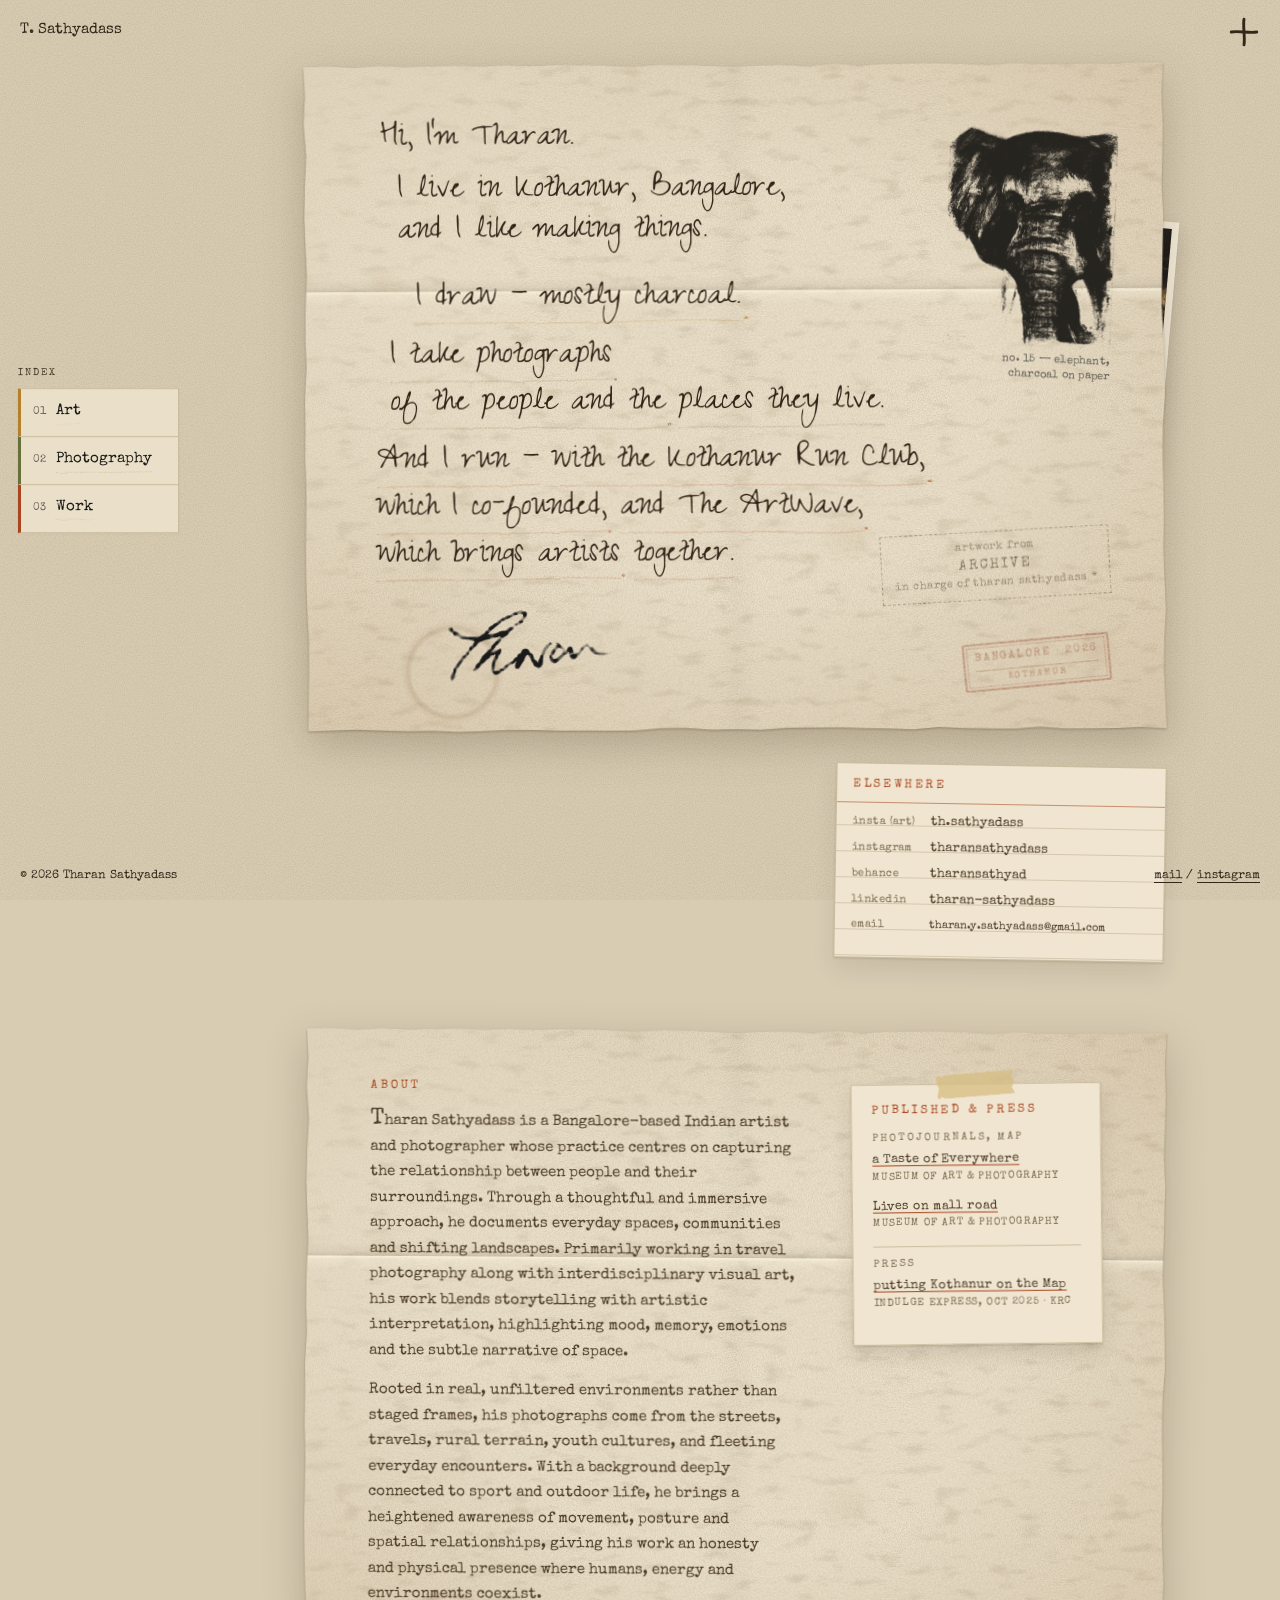
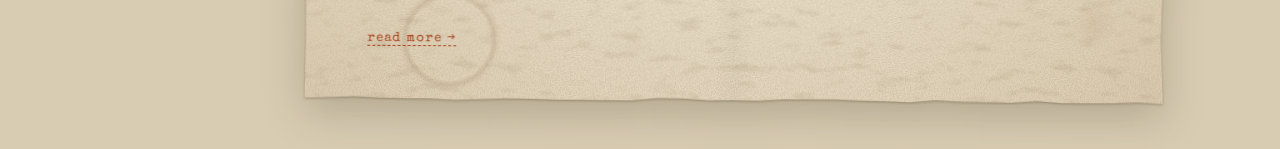
<file: index.html>
<!doctype html>
<html lang="en">
<head>
<meta charset="utf-8">
<meta name="viewport" content="width=device-width,initial-scale=1">
<title>Tharan Sathyadass</title>
<meta name="description" content="Tharan Sathyadass, charcoal artist and photographer from Kothanur, Bangalore.">
<link rel="preconnect" href="https://fonts.googleapis.com"><link rel="preconnect" href="https://fonts.gstatic.com" crossorigin>
<link href="https://fonts.googleapis.com/css2?family=Archivo+Narrow:wght@400;700&family=IBM+Plex+Mono:wght@400;500&family=Reenie+Beanie&family=Special+Elite&family=Zeyada&display=swap" rel="stylesheet">
<link rel="stylesheet" href="styles.css">
<style>
/* ---------- landing: a handwritten letter on a sheet of paper ---------- */
html:has(body.lp){background:#d8ccb3}
body.lp{background:#d8ccb3;--hand:"Zeyada","Nothing You Could Do",cursive;--ink-pen:#2f2215;--c-art:#b5802a;--c-photo:#66703a;--c-work:#a8461f;--sheet:#ece1cb;--tan:#cbbd9f;--sepia:#4a3a26;
  --u:min(1px,.135vw);--fs:clamp(30px,8.4vw,38px);min-height:100vh;min-height:100svh;padding:64px 0 48px}
.lp .chrome-brand,.lp .menu-btn,.lp .pin{mix-blend-mode:normal;color:#33271a}
.lp .pin a{border-color:#33271a}
.lp .menu-btn:focus-visible{outline-color:#33271a}
body.lp::before{content:"";position:fixed;inset:0;pointer-events:none;z-index:0;opacity:.5;mix-blend-mode:multiply;background:url("data:image/svg+xml,%3Csvg xmlns='http://www.w3.org/2000/svg' width='260' height='260'%3E%3Cfilter id='d' x='0' y='0' width='100%25' height='100%25'%3E%3CfeTurbulence type='fractalNoise' baseFrequency='.9' numOctaves='2' seed='11' stitchTiles='stitch'/%3E%3CfeColorMatrix values='0 0 0 0 .35  0 0 0 0 .28  0 0 0 0 .18  0 0 0 -1.2 .8'/%3E%3C/filter%3E%3Crect width='260' height='260' filter='url(%23d)' opacity='.5'/%3E%3C/svg%3E")}
.sr{position:absolute;width:1px;height:1px;overflow:hidden;clip:rect(0 0 0 0)}
.lp .stage{position:relative;max-width:1180px;margin:0 auto;padding:0 24px;display:grid;grid-template-columns:minmax(0,860px);justify-content:center}
.sheet-wrap{position:relative}

/* the sheet: shadow on a wrapper, uneven edge (clip-path) on the sheet itself */
.sheet-shadow{position:relative;z-index:2;transform:rotate(-.3deg);filter:drop-shadow(0 1px 1px rgba(50,35,15,.3)) drop-shadow(0 14px 20px rgba(50,35,15,.22))}
.sheet{position:relative;background:var(--sheet);padding:clamp(30px,5vw,48px) clamp(22px,6vw,72px) 36px;overflow:hidden;
  clip-path:polygon(0.00% 0.15%,2.94% 0.07%,5.88% 0.29%,8.82% 0.03%,11.76% 0.24%,14.71% 0.16%,17.65% 0.03%,20.59% 0.23%,23.53% 0.02%,26.47% 0.20%,29.41% 0.03%,32.35% 0.04%,35.29% 0.19%,38.24% 0.37%,41.18% 0.06%,44.12% 0.10%,47.06% 0.28%,50.00% 0.43%,52.94% 0.26%,55.88% 0.18%,58.82% 0.44%,61.76% 0.02%,64.71% 0.39%,67.65% 0.13%,70.59% 0.06%,73.53% 0.05%,76.47% 0.14%,79.41% 0.37%,82.35% 0.08%,85.29% 0.26%,88.24% 0.29%,91.18% 0.17%,94.12% 0.25%,97.06% 0.03%,99.98% 0.06%,99.76% 4.67%,99.89% 9.27%,99.84% 13.73%,99.72% 18.39%,99.91% 22.90%,99.82% 27.54%,99.74% 31.90%,99.66% 36.40%,99.85% 41.14%,99.95% 45.60%,99.99% 50.20%,99.73% 54.72%,99.69% 59.19%,99.76% 63.81%,99.80% 68.32%,99.71% 73.01%,99.83% 77.47%,99.98% 82.03%,99.77% 86.66%,99.71% 90.99%,99.86% 95.66%,100.00% 99.99%,97.06% 99.79%,94.12% 99.92%,91.18% 99.95%,88.24% 99.97%,85.29% 99.65%,82.35% 99.94%,79.41% 99.89%,76.47% 99.82%,73.53% 99.61%,70.59% 99.96%,67.65% 99.80%,64.71% 99.75%,61.76% 99.60%,58.82% 99.63%,55.88% 99.61%,52.94% 99.87%,50.00% 99.81%,47.06% 99.84%,44.12% 99.60%,41.18% 99.57%,38.24% 99.93%,35.29% 99.92%,32.35% 99.90%,29.41% 99.89%,26.47% 99.78%,23.53% 99.73%,20.59% 99.88%,17.65% 100.00%,14.71% 99.81%,11.76% 99.83%,8.82% 99.75%,5.88% 99.57%,2.94% 99.69%,0.18% 99.81%,0.24% 95.44%,0.31% 90.68%,0.31% 86.12%,0.14% 81.70%,0.04% 77.08%,0.02% 72.71%,0.07% 68.13%,0.12% 63.62%,0.00% 59.05%,0.04% 54.44%,0.01% 49.74%,0.21% 45.41%,0.09% 40.80%,0.13% 36.33%,0.30% 31.52%,0.16% 27.13%,0.03% 22.70%,0.12% 18.10%,0.29% 13.59%,0.01% 8.81%,0.18% 4.50%)}
.sheet>*{position:relative;z-index:2}
/* paper: fibre grain + fine tooth, fold crease, vignette */
.sheet::before,.sheet::after{content:"";position:absolute;inset:0;pointer-events:none;z-index:1}
.sheet::before{opacity:.95;mix-blend-mode:multiply;
  background-image:url("data:image/svg+xml,%3Csvg xmlns='http://www.w3.org/2000/svg' width='300' height='300'%3E%3Cfilter id='f' x='0' y='0' width='100%25' height='100%25'%3E%3CfeTurbulence type='fractalNoise' baseFrequency='.8' numOctaves='3' seed='3' stitchTiles='stitch'/%3E%3CfeColorMatrix values='0 0 0 0 .42  0 0 0 0 .38  0 0 0 0 .3  0 0 0 -1.1 .75'/%3E%3C/filter%3E%3Crect width='300' height='300' filter='url(%23f)' opacity='.55'/%3E%3C/svg%3E"),
  url("data:image/svg+xml,%3Csvg xmlns='http://www.w3.org/2000/svg' width='600' height='600'%3E%3Cfilter id='g' x='0' y='0' width='100%25' height='100%25'%3E%3CfeTurbulence type='fractalNoise' baseFrequency='.035 .09' numOctaves='4' seed='8' stitchTiles='stitch'/%3E%3CfeColorMatrix values='0 0 0 0 .5  0 0 0 0 .45  0 0 0 0 .36  0 0 0 -3 1.35'/%3E%3C/filter%3E%3Crect width='600' height='600' filter='url(%23g)' opacity='.3'/%3E%3C/svg%3E")}
.sheet::after{background:
  linear-gradient(to bottom,transparent calc(34% - 14px),rgba(60,50,30,.05) calc(34% - 5px),rgba(60,50,30,.13) calc(34% - 1px),rgba(255,248,228,.7) 34%,rgba(255,248,228,.3) calc(34% + 3px),transparent calc(34% + 14px)),
  linear-gradient(to right,transparent calc(50% - 20px),rgba(60,50,30,.03) 50%,transparent calc(50% + 20px)),
  /* coffee ring, foxing, tea-toned edges */
  radial-gradient(circle at 17% 91%,transparent 41px,rgba(120,80,40,.07) 42px,rgba(120,80,40,.15) 45px,rgba(120,80,40,.05) 48px,transparent 52px),
  radial-gradient(circle at 78% 14%,rgba(150,100,50,.10),transparent 26px),
  radial-gradient(circle at 9% 33%,rgba(150,100,50,.09),transparent 20px),
  radial-gradient(circle at 63% 71%,rgba(150,100,50,.07),transparent 30px),
  radial-gradient(circle at 92% 88%,rgba(150,100,50,.1),transparent 24px),
  radial-gradient(ellipse at 50% 48%,transparent 42%,rgba(130,90,40,.16) 100%),
  linear-gradient(115deg,rgba(255,250,235,.4),transparent 30%)}

/* letter */
.letter{max-width:560px;display:flex;flex-direction:column;gap:clamp(6px,1.2vh,12px);padding:6px 0 6px}
.ln{position:relative;font-family:var(--hand);font-size:var(--fs);line-height:1.08;color:var(--ink-pen);
  animation:wipe .55s cubic-bezier(.4,.1,.3,1) both;animation-delay:calc(var(--i)*.3s);animation-fill-mode:backwards}
@keyframes wipe{from{clip-path:inset(-80px 100% -80px 0)}to{clip-path:inset(-80px -700px -80px 0)}}
.skip .ln,.skip .fade{animation:none}
.hello{padding-left:calc(4*var(--u))}.live{padding-left:calc(22*var(--u))}.draw{padding-left:calc(40*var(--u));margin-top:.4em}.photo-ln{padding-left:calc(14*var(--u))}
.sign{margin-top:.2em}
.sign img{width:calc(181*var(--u));height:auto;display:block;margin-left:calc(60*var(--u));mix-blend-mode:multiply}
.fade{animation:fadeIn .9s ease both;animation-delay:calc(1.3s + var(--i)*.35s)}
@keyframes fadeIn{from{opacity:0}to{opacity:1}}

/* links with crayon underline */
.l{display:inline-block;text-decoration:none;color:inherit;--c:var(--c-art)}
.l.photo-l{--c:var(--c-photo)}.l.work-l{--c:var(--c-work)}
.seg{position:relative;display:inline-block;padding-bottom:.16em;white-space:nowrap}
.seg svg{position:absolute;left:-2%;bottom:-.02em;width:104%;height:.3em;overflow:visible;pointer-events:none;filter:url(#crayon)}
.seg path{fill:none;stroke:var(--c);stroke-width:2.8;stroke-linecap:round;stroke-linejoin:round;stroke-dasharray:1;stroke-dashoffset:1;transition:stroke-dashoffset .6s cubic-bezier(.5,0,.2,1)}
.seg path+path{stroke-width:1.5;opacity:.3;stroke-dashoffset:0;transition:opacity .4s}
.l:hover path+path,.l:focus-visible path+path{opacity:.55}
.l:hover path,.l:focus-visible path{stroke-dashoffset:0}
.l:focus-visible{outline:none}
@media (hover:none){.seg path{stroke-dashoffset:0}}
@media (max-width:620px){.dbr{display:none}}

/* hover previews (photocopy style), anchored to the paragraph */
.l{position:static}
.pv{position:absolute;left:calc(100% + 8px);top:-.2em;width:150px;pointer-events:none;opacity:0;transform:translateY(18px) rotate(2deg);
  transition:opacity .35s ease,transform .45s cubic-bezier(.2,.7,.2,1);z-index:30;font-family:var(--f-type);font-size:10px;line-height:1.3;color:var(--ink-soft);letter-spacing:.03em;text-transform:none}
.pv img{width:100%;height:auto;filter:sepia(.75) contrast(1.1) brightness(.98);border:1px solid rgba(60,40,20,.3);background:#f3ead7;padding:5px;box-shadow:0 6px 14px rgba(40,35,20,.18)}
.pv span{display:block;margin-top:5px}
.pv.card{width:170px;padding:16px 12px;border:1.5px dashed var(--c-work);color:var(--c-work);text-align:center;background:var(--sheet)}
.pv.card b{display:block;font-weight:400;font-size:15px;letter-spacing:.08em}.pv.card i{display:block;font-style:normal;margin-top:6px;font-size:12px}
.l:hover .pv,.l:focus-visible .pv{opacity:1;transform:rotate(2deg)}
.l:hover .pv.card,.l:focus-visible .pv.card{transform:rotate(-3deg)}
@media (hover:none),(max-width:1000px){.pv{display:none}}

/* things on the desk */
.sheet>.pieces{position:absolute;inset:0;pointer-events:none;z-index:2}
.pieces>*{position:absolute}
.cut{top:clamp(28px,5vw,54px);right:clamp(18px,4vw,50px);width:clamp(120px,16vw,168px);margin:0;transform:rotate(2.5deg)}
.cut img{width:100%;height:auto;mix-blend-mode:multiply;filter:sepia(.7) contrast(.95)}
.cut figcaption{font-family:var(--f-type);font-size:11px;line-height:1.35;color:var(--ink-soft);letter-spacing:.02em;margin-top:6px;text-align:right}
.stamp{right:clamp(20px,4.5vw,56px);bottom:clamp(100px,14vw,130px);transform:rotate(-3deg)}
.archive{font-family:var(--f-type);text-align:center;font-size:10.5px;line-height:1.45;letter-spacing:.06em;border:1.5px dashed rgba(70,50,30,.55);padding:8px 12px;color:rgba(60,42,24,.7);filter:url(#rough);text-transform:lowercase}
.archive b{font-weight:400;font-size:14px;letter-spacing:.14em;text-transform:uppercase;display:block;color:rgba(50,35,18,.8)}
.dstamp{right:clamp(20px,4.5vw,56px);bottom:42px;transform:rotate(-5deg);font-family:var(--f-type);font-size:11px;letter-spacing:.16em;text-transform:uppercase;color:rgba(140,58,30,.7);border:2px solid rgba(140,58,30,.55);filter:url(#rough);border-radius:3px;padding:5px 10px 4px;mix-blend-mode:multiply;box-shadow:inset 0 0 0 2px rgba(236,225,203,.6),inset 0 0 0 3px rgba(140,58,30,.35);white-space:nowrap}
.dstamp small{display:block;font-size:8.5px;letter-spacing:.22em;text-align:center;border-top:1px solid rgba(140,58,30,.45);margin-top:3px;padding-top:2px}
/* print tucked under the sheet edge, held with a strip of tape */
.print{position:absolute;z-index:1;margin:0;width:clamp(150px,17vw,190px);right:-92px;top:150px;transform:rotate(5deg)}
.print .p{position:relative;background:#f3ead7;padding:7px;box-shadow:0 1px 1px rgba(40,35,20,.2),0 10px 20px rgba(40,35,20,.15)}
.print img{width:100%;height:auto;filter:sepia(.45) saturate(.8) contrast(.94) brightness(.96)}
.print .p::after{content:"";position:absolute;inset:7px;pointer-events:none;mix-blend-mode:multiply;opacity:.7;background:url("data:image/svg+xml,%3Csvg xmlns='http://www.w3.org/2000/svg' width='200' height='200'%3E%3Cfilter id='d'%3E%3CfeTurbulence type='fractalNoise' baseFrequency='.85' numOctaves='2'/%3E%3CfeColorMatrix values='0 0 0 0 .3  0 0 0 0 .22  0 0 0 0 .1  0 0 0 -1.3 .9'/%3E%3C/filter%3E%3Crect width='200' height='200' filter='url(%23d)'/%3E%3C/svg%3E")}
.tape{position:absolute;z-index:3;left:62%;top:-12px;width:78px;height:24px;margin-left:-39px;transform:rotate(-4deg);background:rgba(214,190,130,.75);box-shadow:0 1px 2px rgba(40,35,20,.15);
  clip-path:polygon(0 8%,4% 0,8% 10%,12% 0,100% 0,96% 22%,100% 48%,96% 72%,100% 100%,10% 100%,6% 90%,3% 100%,0 92%,3% 55%,0 30%)}

/* side index (desktop: left edge) */
.idx{position:fixed;left:18px;top:50%;transform:translateY(-50%);z-index:55;display:flex;flex-direction:column;font-family:var(--f-type);font-size:15px}
.idx h2{margin:0 0 10px;font:400 10px var(--f-type);letter-spacing:.2em;text-transform:uppercase;color:var(--sepia)}
.idx a{color:var(--sepia)}
.idx a{position:relative;display:flex;gap:10px;align-items:baseline;text-decoration:none;color:var(--ink);padding:11px 26px 11px 12px;margin-bottom:-1px;background:#eadfc8;border:1px solid var(--tan);border-left:3px solid var(--c);
  --c:var(--c-art);transition:transform .25s ease,box-shadow .25s ease;box-shadow:0 1px 2px rgba(40,35,20,.06)}
.idx a:nth-of-type(2){--c:var(--c-photo)}.idx a:nth-of-type(3){--c:var(--c-work)}
.idx a b{font-weight:400;font-size:11px;color:var(--ink-soft)}
.idx a:hover,.idx a:focus-visible{transform:translateX(8px);box-shadow:0 6px 14px rgba(40,35,20,.1)}
.idx a:hover path,.idx a:focus-visible path{stroke-dashoffset:0}
.idx a:hover path+path,.idx a:focus-visible path+path{opacity:.55}
.idx a:focus-visible{outline:1px dashed var(--ink);outline-offset:3px}


/* about page: a second, typed sheet below the letter */
.lp .stage{row-gap:0}
.about-wrap{margin-top:70px;position:relative}
.sheet2{padding:clamp(30px,5vw,52px) clamp(22px,6vw,64px) 40px}
.about-wrap .sheet-shadow{transform:rotate(.35deg)}
.about-grid{display:grid;grid-template-columns:minmax(0,1fr);gap:34px}
.about-t h2,.press h2{margin:0 0 16px;font:400 12px var(--f-type);letter-spacing:.24em;text-transform:uppercase;color:var(--c-work)}
.about-t p{margin:0 0 14px;font-family:var(--f-type);font-size:15px;line-height:1.7;color:var(--sepia);max-width:62ch;text-wrap:pretty}
.about-t p:first-of-type::first-letter{font-size:1.5em;line-height:1}
.about-t details summary{list-style:none;cursor:pointer;display:inline-block;font:400 13px var(--f-type);letter-spacing:.08em;color:var(--c-work);border-bottom:1.5px dashed currentColor;margin:2px 0 14px}
.about-t details summary::-webkit-details-marker{display:none}
.about-t details summary:hover,.about-t details summary:focus-visible{outline:none;border-bottom-style:solid}
.about-t details[open] summary{display:none}
.about-t h3{margin:26px 0 6px;font:400 12px var(--f-type);letter-spacing:.18em;text-transform:uppercase;color:var(--sepia)}
.press{position:relative;background:#efe5d0;border:1px solid var(--tan);padding:20px 20px 18px;box-shadow:0 1px 2px rgba(50,35,15,.2),0 10px 20px rgba(50,35,15,.12);transform:rotate(-1deg);align-self:start;font-family:var(--f-type);font-size:12.5px;line-height:1.5;color:var(--sepia)}
.press .tape{left:50%;top:-12px;margin-left:-39px}
.press ul{list-style:none;margin:0 0 14px;padding:0;display:grid;gap:12px}
.press li small{display:block;color:#7a6a50;font-size:10.5px;letter-spacing:.06em;text-transform:uppercase}
.press h3{margin:0 0 8px;font:400 10.5px var(--f-type);letter-spacing:.2em;text-transform:uppercase;color:#7a6a50;border-top:1px solid var(--tan);padding-top:12px}
.press h3:first-of-type{border:0;padding:0}
.press a{color:var(--sepia);text-decoration:none;background:linear-gradient(var(--c-work),var(--c-work)) 0 100%/100% 1px no-repeat;transition:background-size .3s,color .2s}
.press a:hover,.press a:focus-visible{color:var(--c-work);background-size:100% 2px;outline:none}
@media (min-width:900px){.about-grid{grid-template-columns:minmax(0,1fr) 250px;gap:48px}}

/* elsewhere: a typed index card */
.elsewhere{position:absolute;z-index:3;left:calc(100% - 8px);bottom:36px;width:286px;background:#efe5d0;border:1px solid var(--tan);padding:0 0 14px;transform:rotate(1.2deg);box-shadow:0 1px 2px rgba(40,35,20,.15),0 12px 22px rgba(40,35,20,.09);font-family:var(--f-type);font-size:12.5px}
.elsewhere::before{content:"";position:absolute;inset:36px 0 0;pointer-events:none;background:repeating-linear-gradient(to bottom,transparent 0 25px,rgba(110,80,40,.2) 25px 26px)}
.elsewhere h2{margin:0;padding:12px 16px 8px;font-weight:400;font-size:12px;letter-spacing:.22em;text-transform:uppercase;color:var(--c-work);border-bottom:1.5px solid rgba(168,70,31,.55);position:relative}
.elsewhere ul{list-style:none;margin:0;padding:10px 16px 0;position:relative}
.elsewhere li{height:26px;display:flex;align-items:baseline;gap:8px;white-space:nowrap;overflow:hidden}
.elsewhere li:last-child a{font-size:11px}
.elsewhere li i{font-style:normal;color:#7a6a50;width:60px;flex:none;font-size:10.5px;letter-spacing:.04em}
.elsewhere a{text-decoration:none;color:var(--sepia);background:linear-gradient(var(--c-photo),var(--c-photo)) 0 100%/0 1.5px no-repeat;transition:background-size .35s,color .2s;overflow:hidden;text-overflow:ellipsis}
.elsewhere a:hover,.elsewhere a:focus-visible{background-size:100% 1.5px;color:var(--c-photo);outline:none}
.elsewhere a:focus-visible{outline:1px dashed var(--ink);outline-offset:2px}

@media (max-width:1380px){
  .lp .stage{margin-left:max(190px,calc(50% - 450px));margin-right:auto}
}
@media (max-width:1280px){
  .elsewhere{position:relative;left:auto;bottom:auto;width:min(100%,330px);margin:34px 0 0 auto;transform:rotate(1deg)}
  .elsewhere li i{width:70px}
  .print{right:-4px}
}
@media (max-width:1020px){
  .lp .stage{margin-left:auto;margin-right:auto;padding:0 16px}
  .print{right:-6px;width:130px;top:auto;bottom:-70px}
  .elsewhere{margin-top:96px}
  .idx{left:0;right:0;top:auto;bottom:0;transform:none;flex-direction:row;background:#e4d8c0;border-top:1px solid var(--tan);z-index:60}
  .idx h2{display:none}
  .idx a{flex:1;justify-content:center;border:0;border-top:3px solid var(--c);margin:0;padding:13px 6px 15px;box-shadow:none;background:transparent;font-size:14px}
  .idx a:hover,.idx a:focus-visible{transform:none;box-shadow:none}
  html:has(body.lp){background:#d8ccb3}
body.lp{background:#d8ccb3;padding-bottom:84px}
}
@media (max-width:719px){
  body.lp{padding-top:58px}
  .print{display:none}
  .elsewhere{margin-top:40px}
  .letter{max-width:100%}
  .sheet>.pieces{position:static;display:grid;grid-template-columns:104px 1fr;gap:12px 10px;align-items:center;margin-top:18px}
  .pieces>*{position:relative;right:auto;bottom:auto;top:auto;margin:0}
  .pieces>.cut{width:104px;grid-row:1/3;justify-self:start}
  .pieces>.stamp{justify-self:end}
  .pieces>.dstamp{justify-self:end;margin-right:6px}
}
</style>
</head>
<body class="lp">
<svg width="0" height="0" style="position:absolute" aria-hidden="true" focusable="false"><defs>
  <filter id="rough" x="-5%" y="-5%" width="110%" height="110%"><feTurbulence type="fractalNoise" baseFrequency="0.04" numOctaves="2" seed="5" result="n"/><feDisplacementMap in="SourceGraphic" in2="n" scale="1.6" result="d"/><feTurbulence type="fractalNoise" baseFrequency="0.7" numOctaves="2" seed="2" result="g"/><feColorMatrix in="g" type="matrix" values="0 0 0 0 0  0 0 0 0 0  0 0 0 0 0  0 0 0 -1.5 1.35" result="gA"/><feComposite in="d" in2="gA" operator="in"/></filter>
  <filter id="crayon" x="-3%" y="-120%" width="106%" height="340%"><feTurbulence type="fractalNoise" baseFrequency="0.05" numOctaves="2" seed="4" result="n"/><feDisplacementMap in="SourceGraphic" in2="n" scale="2.2" result="d"/><feTurbulence type="fractalNoise" baseFrequency="0.9" numOctaves="2" seed="9" result="g"/><feColorMatrix in="g" type="matrix" values="0 0 0 0 0  0 0 0 0 0  0 0 0 0 0  0 0 0 -1.6 1.3" result="gA"/><feComposite in="d" in2="gA" operator="in"/></filter>
</defs></svg>

<a class="chrome-brand" href="index.html">T. Sathyadass</a>
<button class="menu-btn" id="menuBtn" type="button" aria-expanded="false" aria-controls="menu" aria-label="Open menu">
  <svg viewBox="0 0 40 40" aria-hidden="true"><g><path class="hand" d="M20 5 C 18.5 13, 21.5 27, 20 35"/><path class="hand" d="M5 20 C 13 18.5, 27 21.5, 35 20"/></g></svg>
</button>
<div class="menu-backdrop" id="menuBackdrop"></div>
<nav class="menu" id="menu" aria-label="Pages" inert>
  <a href="index.html" aria-current="page"><b>00</b> home</a>
  <a href="art.html"><b>01</b> art</a>
  <a href="photos.html"><b>02</b> photography</a>
  <a href="run-club.html"><b>03</b> work</a>
  <a class="menu-sub" href="#about">about</a>
  <a class="menu-sub" href="#contact">contact</a>
  <span class="note menu-note">thanks for looking</span>
</nav>
<div class="pin pin-l mono">&copy; 2026 Tharan Sathyadass</div>
<div class="pin pin-r mono"><a href="mailto:tharan.y.sathyadass@gmail.com">mail</a> / <a href="https://instagram.com/tharansathyadass" target="_blank" rel="noopener">instagram</a></div>

<nav class="idx" aria-label="Sections">
  <h2>index</h2>
  <a href="art.html"><b>01</b> <span class="seg">Art<svg viewBox="0 0 200 12" preserveAspectRatio="none" aria-hidden="true"><path pathLength="1" d="M1 7 C30 3 60 9 100 5 S170 8 199 4"/><path pathLength="1" d="M3 9 C50 6 90 10 140 7 S185 8 197 7"/></svg></span></a>
  <a href="photos.html"><b>02</b> <span class="seg">Photography<svg viewBox="0 0 200 12" preserveAspectRatio="none" aria-hidden="true"><path pathLength="1" d="M1 6 C40 9 70 3 110 7 S175 4 199 7"/><path pathLength="1" d="M4 9 C60 7 100 10 150 8 S190 8 196 6"/></svg></span></a>
  <a href="run-club.html"><b>03</b> <span class="seg">Work<svg viewBox="0 0 200 12" preserveAspectRatio="none" aria-hidden="true"><path pathLength="1" d="M1 7 C35 4 80 9 120 5 S180 8 199 5"/><path pathLength="1" d="M3 8 C55 10 95 6 145 9 S188 7 197 8"/></svg></span></a>
</nav>

<div class="stage" id="stage">
  <div class="sheet-wrap">
    <div class="sheet-shadow"><div class="sheet" id="sheet">
      <!-- SLOT: short "about" block and "published & press" mention go below the letter (inside .sheet), before .pieces -->
      <main class="letter">
        <h1 class="sr">Tharan Sathyadass</h1>
        <div class="ln hello" style="--i:0">Hi, I&rsquo;m Tharan.</div>
        <div class="ln live" style="--i:1">I live in Kothanur, Bangalore,<br>and I like making things.</div>
        <div class="ln draw" style="--i:2">
          <a class="l" href="art.html"><span class="seg">I draw &mdash; mostly charcoal.<svg viewBox="0 0 200 12" preserveAspectRatio="none" aria-hidden="true"><path pathLength="1" d="M1 7 C30 3 60 9 100 5 S170 8 199 4"/><path pathLength="1" d="M3 9 C50 6 90 10 140 7 S185 8 197 7"/></svg></span>
            <span class="pv" aria-hidden="true"><img src="images/works/thumb/charcoal-16.jpg" alt="" width="700" height="506"><span>charcoal study</span></span></a>
        </div>
        <div class="ln photo-ln" style="--i:3">
          <a class="l photo-l" href="photos.html"><span class="seg">I take photographs<svg viewBox="0 0 200 12" preserveAspectRatio="none" aria-hidden="true"><path pathLength="1" d="M1 6 C40 9 70 3 110 7 S175 4 199 7"/><path pathLength="1" d="M4 9 C60 7 100 10 150 8 S190 8 196 6"/></svg></span><br class="dbr">
            <span class="seg">of the people and the<svg viewBox="0 0 200 12" preserveAspectRatio="none" aria-hidden="true"><path pathLength="1" d="M1 7 C35 4 80 9 120 5 S180 8 199 5"/><path pathLength="1" d="M3 8 C55 10 95 6 145 9 S188 7 197 8"/></svg></span> <span class="seg">places they live.<svg viewBox="0 0 200 12" preserveAspectRatio="none" aria-hidden="true"><path pathLength="1" d="M1 7 C30 3 60 9 100 5 S170 8 199 4"/><path pathLength="1" d="M3 9 C50 6 90 10 140 7 S185 8 197 7"/></svg></span>
            <span class="pv" aria-hidden="true"><img src="images/works/thumb/godavari-12.jpg" alt="" width="525" height="700"><span>boat, photograph</span></span></a>
        </div>
        <div class="ln work-ln" style="--i:4">
          <a class="l work-l" href="run-club.html"><span class="seg">And I run &mdash;<svg viewBox="0 0 200 12" preserveAspectRatio="none" aria-hidden="true"><path pathLength="1" d="M1 6 C40 9 70 3 110 7 S175 4 199 7"/><path pathLength="1" d="M4 9 C60 7 100 10 150 8 S190 8 196 6"/></svg></span> <span class="seg">with the Kothanur Run Club,<svg viewBox="0 0 200 12" preserveAspectRatio="none" aria-hidden="true"><path pathLength="1" d="M1 7 C35 4 80 9 120 5 S180 8 199 5"/><path pathLength="1" d="M3 8 C55 10 95 6 145 9 S188 7 197 8"/></svg></span><br class="dbr">
            <span class="seg">which I co-founded,<svg viewBox="0 0 200 12" preserveAspectRatio="none" aria-hidden="true"><path pathLength="1" d="M1 6 C40 9 70 3 110 7 S175 4 199 7"/><path pathLength="1" d="M4 9 C60 7 100 10 150 8 S190 8 196 6"/></svg></span> <span class="seg">and The ArtWave,<svg viewBox="0 0 200 12" preserveAspectRatio="none" aria-hidden="true"><path pathLength="1" d="M1 7 C35 4 80 9 120 5 S180 8 199 5"/><path pathLength="1" d="M3 8 C55 10 95 6 145 9 S188 7 197 8"/></svg></span><br class="dbr">
            <span class="seg">which brings artists<svg viewBox="0 0 200 12" preserveAspectRatio="none" aria-hidden="true"><path pathLength="1" d="M1 7 C30 3 60 9 100 5 S170 8 199 4"/><path pathLength="1" d="M3 9 C50 6 90 10 140 7 S185 8 197 7"/></svg></span> <span class="seg">together.<svg viewBox="0 0 200 12" preserveAspectRatio="none" aria-hidden="true"><path pathLength="1" d="M1 6 C40 9 70 3 110 7 S175 4 199 7"/><path pathLength="1" d="M4 9 C60 7 100 10 150 8 S190 8 196 6"/></svg></span>
            <span class="pv card" aria-hidden="true"><b>KOTHANUR RUN CLUB</b><i>and The ArtWave</i></span></a>
        </div>
        <div class="ln sign" style="--i:5"><img src="images/handwriting/tharan.png" alt="Tharan" width="181" height="88"></div>
      </main>

      <div class="pieces">
        <figure class="cut fade" style="--i:0"><img src="images/works/cut/thumb/charcoal-15.png" alt="Charcoal drawing of an elephant" width="511" height="700"><figcaption>no. 15 &mdash; elephant,<br>charcoal on paper</figcaption></figure>
        <div class="stamp fade" style="--i:2" aria-hidden="true"><div class="archive">artwork from <b>ARCHIVE</b>in charge of Tharan Sathyadass *</div></div>
        <div class="dstamp fade" style="--i:3" aria-hidden="true">Bangalore &middot; 2026<small>kothanur</small></div>
      </div>
    </div></div>
    <figure class="print fade" style="--i:1"><span class="tape" aria-hidden="true"></span><div class="p"><img src="images/works/thumb/godavari-21.jpg" alt="Cover of the zine By the Godavari" width="525" height="700"></div></figure>
    <aside class="elsewhere fade" style="--i:4" id="contact" aria-label="Elsewhere">
      <h2>elsewhere</h2>
      <ul>
        <li><i>insta (art)</i><a href="https://www.instagram.com/th.sathyadass" target="_blank" rel="noopener">th.sathyadass</a></li>
        <li><i>instagram</i><a href="https://www.instagram.com/tharansathyadass" target="_blank" rel="noopener">tharansathyadass</a></li>
        <li><i>behance</i><a href="https://www.behance.net/tharansathyad" target="_blank" rel="noopener">tharansathyad</a></li>
        <li><i>linkedin</i><a href="https://www.linkedin.com/in/tharan-sathyadass-37b19a311" target="_blank" rel="noopener">tharan-sathyadass</a></li>
        <li><i>email</i><a href="mailto:tharan.y.sathyadass@gmail.com">tharan.y.sathyadass@gmail.com</a></li>
      </ul>
    </aside>
  </div>

  <section class="about-wrap" id="about" aria-labelledby="about-h">
    <div class="sheet-shadow"><div class="sheet sheet2">
      <div class="about-grid">
        <div class="about-t">
          <h2 id="about-h">about</h2>
          <p>Tharan Sathyadass is a Bangalore-based Indian artist and photographer whose practice centres on capturing the relationship between people and their surroundings. Through a thoughtful and immersive approach, he documents everyday spaces, communities and shifting landscapes. Primarily working in travel photography along with interdisciplinary visual art, his work blends storytelling with artistic interpretation, highlighting mood, memory, emotions and the subtle narrative of space.</p>
          <p>Rooted in real, unfiltered environments rather than staged frames, his photographs come from the streets, travels, rural terrain, youth cultures, and fleeting everyday encounters. With a background deeply connected to sport and outdoor life, he brings a heightened awareness of movement, posture and spatial relationships, giving his work an honesty and physical presence where humans, energy and environments coexist.</p>
          <details>
            <summary>read more &rarr;</summary>
            <p>His photojournals have been published by the Museum of Art &amp; Photography (MAP), positioning his practice within conversations on visual culture and contemporary image-making.</p>
            <p>Alongside his artistic work, Tharan is actively involved in cultivating community-driven creative spaces. He is a co-founder of Kothanur Run Club, a youth-led social fitness collective that brings people together through large-scale community runs and shared movement. He also founded The ArtWave, a platform dedicated to hosting workshops and exhibitions that support local and emerging artists, encouraging collaboration and wider visibility. Together, these initiatives strengthen his engagement with collective energy, rhythm, and the dynamics of human connection, which in turn continues to shape his visual practice.</p>
            <p>Tharan continues to develop a body of work that connects art, environment, and human experience. Through an intuitive visual language, he observes, documents, and thoughtfully reflects the worlds he moves through, capturing moments that linger beyond the frame.</p>
            <h3>Kothanur Run Club</h3>
            <p>Co-founded by Tharan, this social fitness club brings together large communities, inculcating movement, culture and shared experiences. Defying various societal expectations, this initiative has organised large-scale runs and continues to build a growing fitness community rooted in connection rather than competition.</p>
            <h3>The ArtWave</h3>
            <p>A creative platform, led and co-owned by Tharan, that organises workshops and exhibitions to support local and emerging artists, fostering accessible spaces for collaboration, visibility, and creative exchange. It encourages meaningful dialogue between art, community and lived experiences.</p>
          </details>
        </div>
        <aside class="press" aria-label="Published and press">
          <span class="tape" aria-hidden="true"></span>
          <h2>published &amp; press</h2>
          <h3>photojournals, MAP</h3>
          <ul>
            <li><a href="https://www.pulse-map.in/volume-6-photography/a-taste-of-everywhere" target="_blank" rel="noopener">a Taste of Everywhere</a><small>Museum of Art &amp; Photography</small></li>
            <li><a href="https://www.pulse-map.in/volume-3/photography/lives-on-mall-road" target="_blank" rel="noopener">Lives on mall road</a><small>Museum of Art &amp; Photography</small></li>
          </ul>
          <h3>press</h3>
          <ul>
            <li><a href="https://www.indulgexpress.com/events/bangalore/2025/Oct/10/this-weekend-run-club-traces-how-a-small-jog-with-friends-turned-kothanur-into-the-place-to-be" target="_blank" rel="noopener">putting Kothanur on the Map</a><small>Indulge Express, Oct 2025 &middot; KRC</small></li>
          </ul>
        </aside>
      </div>
    </div></div>
  </section>
</div>

<script>
(function(){
  var st=document.getElementById('stage'), reduced=matchMedia('(prefers-reduced-motion: reduce)').matches;
  var ev=['pointerdown','wheel','keydown','touchstart','scroll'];
  function skip(){st.classList.add('skip');ev.forEach(function(e){removeEventListener(e,skip)})}
  if(reduced){skip()}else{ev.forEach(function(e){addEventListener(e,skip,{passive:true})});setTimeout(function(){st.classList.add('skip')},4600)}
})();
</script>
<script src="script.js"></script>
</body>
</html>
</file>
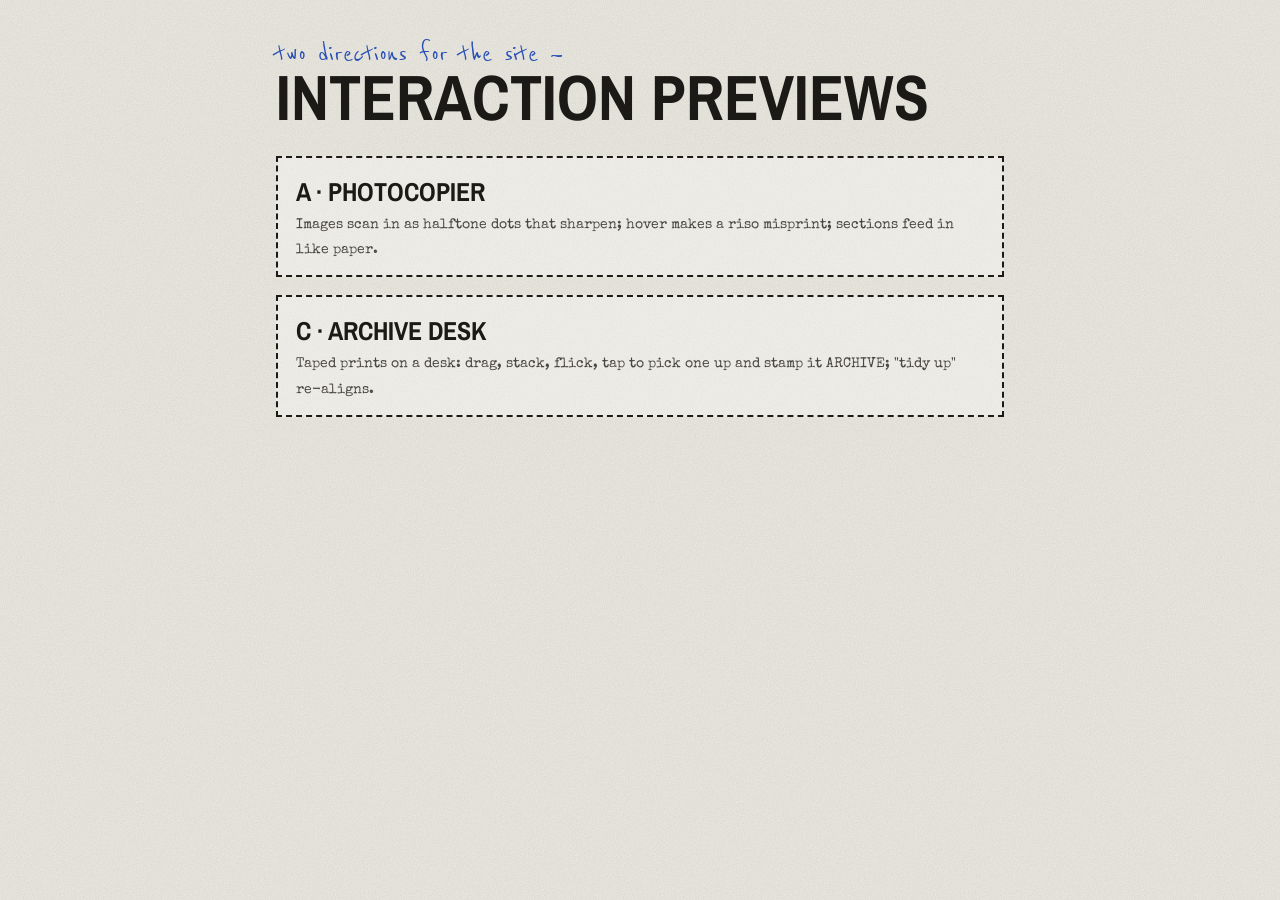
<file: previews/index.html>
<!doctype html>
<html lang="en"><head><meta charset="utf-8"><meta name="viewport" content="width=device-width,initial-scale=1">
<title>Interaction previews — Tharan Sathyadass</title>
<link href="https://fonts.googleapis.com/css2?family=Archivo+Narrow:wght@400;700&family=Reenie+Beanie&family=Special+Elite&display=swap" rel="stylesheet">
<link rel="stylesheet" href="shared/base.css">
<style>
main{max-width:760px;margin:0 auto;padding:40px var(--gutter) 60px}
h1{font:700 clamp(36px,9vw,64px)/.9 var(--f-label);text-transform:uppercase;margin:0 0 10px}
ul{list-style:none;padding:0;margin:30px 0 0;display:grid;gap:18px}
li a{display:block;text-decoration:none;border:2px dashed var(--ink);padding:16px 18px;background:rgba(255,255,255,.3);transition:transform .15s,border-color .15s}
li a:hover{transform:rotate(-.6deg);border-color:var(--red)}
li b{font:700 26px var(--f-label);text-transform:uppercase;display:block}
li span{font:14px var(--f-type);color:var(--ink-soft)}
</style></head><body><main>
<p class="note">two directions for the site &mdash;</p>
<h1>Interaction previews</h1>
<ul>
<li><a href="a/index.html"><b>A &middot; Photocopier</b><span>Images scan in as halftone dots that sharpen; hover makes a riso misprint; sections feed in like paper.</span></a></li>
<li><a href="c/index.html"><b>C &middot; Archive desk</b><span>Taped prints on a desk: drag, stack, flick, tap to pick one up and stamp it ARCHIVE; "tidy up" re-aligns.</span></a></li>
</ul></main></body></html>
</file>
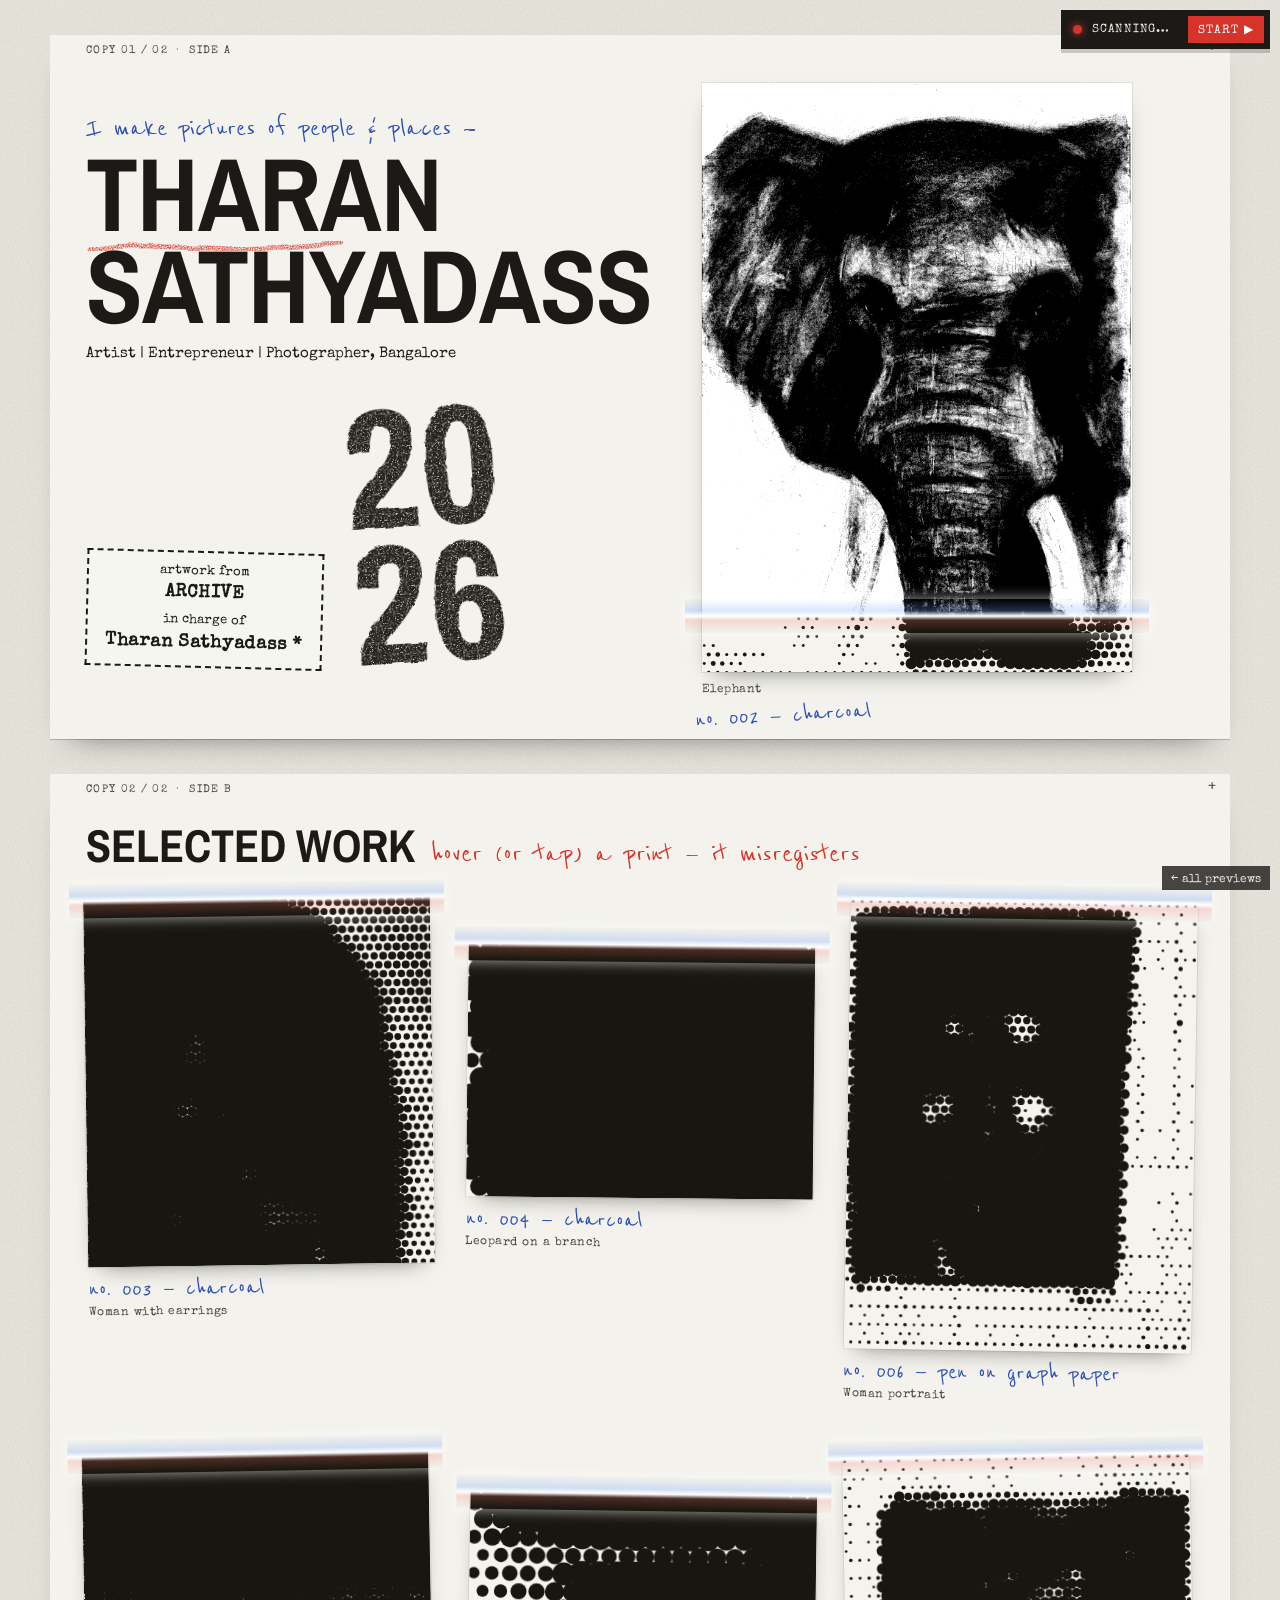
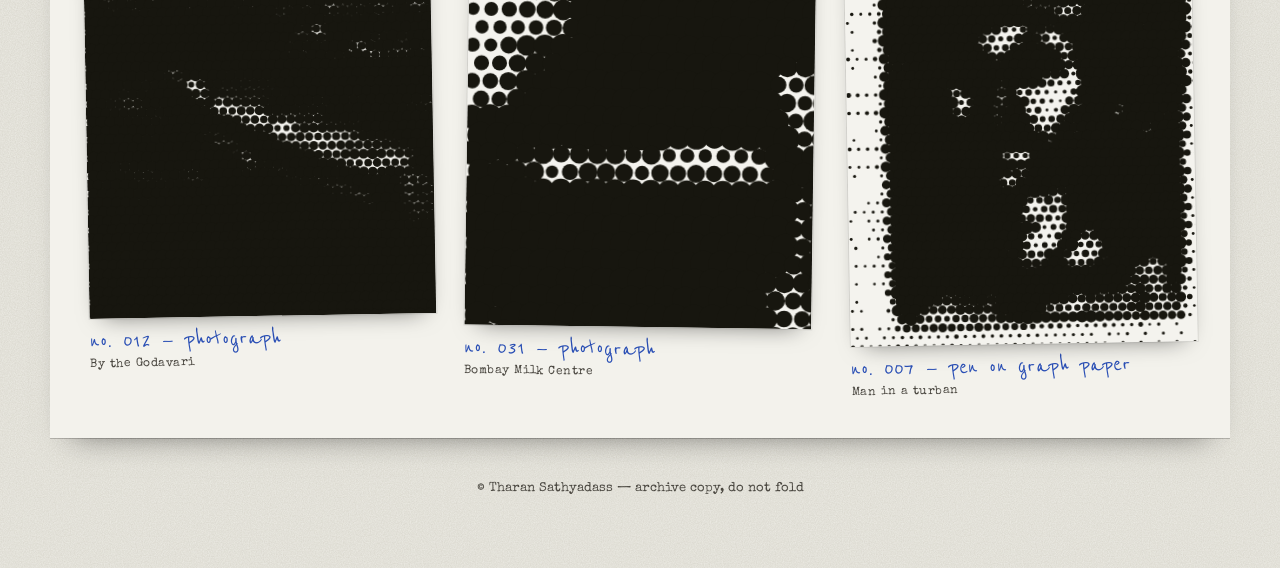
<file: previews/a/index.html>
<!doctype html>
<html lang="en">
<head>
<meta charset="utf-8">
<meta name="viewport" content="width=device-width,initial-scale=1">
<title>A · Photocopier — Tharan Sathyadass (preview)</title>
<link rel="preconnect" href="https://fonts.googleapis.com"><link rel="preconnect" href="https://fonts.gstatic.com" crossorigin>
<link href="https://fonts.googleapis.com/css2?family=Archivo+Narrow:wght@400;700&family=IBM+Plex+Mono&family=Reenie+Beanie&family=Special+Elite&display=swap" rel="stylesheet">
<link rel="stylesheet" href="../shared/base.css">
<style>
body{overflow-x:clip}
.panel{position:fixed;top:10px;right:10px;z-index:50;display:flex;align-items:center;gap:10px;background:var(--ink);color:#e9e7de;font:12px var(--f-type);padding:6px 6px 6px 12px;letter-spacing:.06em;box-shadow:0 4px 0 rgba(0,0,0,.18)}
.led{width:9px;height:9px;border-radius:50%;background:#4cc16b;box-shadow:0 0 6px #4cc16b}
.busy .led{background:var(--red);box-shadow:0 0 8px var(--red);animation:blink .35s steps(2) infinite}
@keyframes blink{50%{opacity:.25}}
#st{min-width:86px}
#go{background:var(--red);border:0;color:#fff;font:12px var(--f-type);letter-spacing:.08em;padding:6px 10px}
#go:active{transform:translateY(1px)}
.wrap{max-width:1180px;margin:0 auto;padding:0 var(--gutter)}
.sheet{position:relative;margin:34px auto;max-width:1180px;background:#f3f2ec;padding:38px var(--gutter) 40px;box-shadow:0 1px 0 rgba(0,0,0,.2),0 18px 30px -22px rgba(0,0,0,.55);border-top:1px solid rgba(0,0,0,.08)}
.sheet::before{content:attr(data-pg);position:absolute;top:10px;left:var(--gutter);font:11px var(--f-type);color:var(--ink-soft);letter-spacing:.12em}
.sheet::after{content:"+";position:absolute;top:6px;right:14px;font:16px var(--f-type);color:var(--ink-soft)}
.js .sheet{opacity:0}
.js .sheet.in{animation:feed .8s cubic-bezier(.2,.75,.25,1) both}
@keyframes feed{
  0%{opacity:1;clip-path:inset(-80px -80px 100% -80px);transform:translateY(-24px) skewY(-.8deg)}
  60%{opacity:1;clip-path:inset(-80px -80px -80px -80px);transform:translateY(3px) skewY(.2deg)}
  100%{opacity:1;clip-path:inset(-80px -80px -80px -80px);transform:none}}
.hero{display:grid;gap:26px;grid-template-columns:1fr;position:relative}
h1{font-weight:700;text-transform:uppercase;font-size:clamp(46px,13vw,104px);line-height:.88;margin:6px 0 12px;letter-spacing:-.01em}
.tagline{font-family:var(--f-type);font-size:15px;margin:0 0 18px}
.stamp-box{transform:rotate(1.5deg)}
.year{display:flex;flex-direction:column;line-height:.8;font-weight:700;font-size:clamp(96px,26vw,190px);color:#25231f;filter:url(#toner);transform:rotate(-4deg);margin:14px 0 0 6px;font-size:clamp(96px,26vw,170px)}
.year span{display:block}
.row2{display:flex;align-items:flex-end;gap:18px;flex-wrap:wrap}
.scrib{position:absolute;pointer-events:none;overflow:visible}
.hero-img{max-width:430px}
.hero-img .note{position:absolute;left:-6px;bottom:-30px;transform:rotate(-3deg);z-index:3}
@media(min-width:860px){:root{--gutter:36px}.hero{grid-template-columns:1.15fr 1fr;align-items:center;gap:50px}.sheet{padding-top:48px}}
/* work plate */
.work{position:relative;margin:0;--rot:0deg;transform:rotate(var(--rot));outline:none}
.plate{position:relative;background:#f4f3ee;box-shadow:0 10px 24px -14px rgba(0,0,0,.6),0 0 0 1px rgba(0,0,0,.08);aspect-ratio:var(--ar)}
.plate>img,.plate>canvas,.lay,.lay img{position:absolute;inset:0;width:100%;height:100%}
.plate>img{object-fit:cover;filter:grayscale(1) contrast(1.25);transition:opacity .15s}
.lay{background:var(--c);mix-blend-mode:multiply;opacity:0;transition:transform .5s cubic-bezier(.2,1.6,.4,1),opacity .2s;pointer-events:none}
.lay img{object-fit:cover;mix-blend-mode:screen;filter:grayscale(1) contrast(1.35)}
.lay.r{--c:#e9463a}.lay.b{--c:#2f56d6}.lay.g{--c:#2fa05a}
.work.mis .lay{opacity:.92;transition:transform .12s cubic-bezier(.3,0,.2,1),opacity .1s}
.work.mis .lay.r{transform:translate(-5px,2px)}.work.mis .lay.b{transform:translate(4px,-3px)}.work.mis .lay.g{transform:translate(1px,5px)}
.work.mis .plate>img{opacity:.35}
.plate canvas{z-index:2}
.pre .plate>img{clip-path:inset(0 0 100% 0)}
.scan{position:absolute;left:-4%;right:-4%;height:34px;top:0;z-index:5;margin-top:-17px;opacity:0;pointer-events:none;
 background:linear-gradient(to bottom,transparent,rgba(120,170,255,.28) 35%,#fff 50%,rgba(255,120,110,.22) 62%,transparent);mix-blend-mode:normal;filter:blur(.6px);box-shadow:0 0 12px 2px rgba(255,255,255,.5)}
.scanning .scan{opacity:1}
.cap{display:flex;flex-direction:column;gap:2px;margin-top:10px}
.cap .note{font-size:27px}
.cap .mono{font-size:12px;color:var(--ink-soft);letter-spacing:.04em}
.grid{display:grid;grid-template-columns:repeat(2,1fr);gap:34px 16px;align-items:start;margin-top:30px}
.grid .work:nth-child(1){--rot:-.8deg}.grid .work:nth-child(2){--rot:.6deg;grid-column:span 2;max-width:520px;justify-self:center}
.grid .work:nth-child(3){--rot:.9deg}.grid .work:nth-child(4){--rot:-1deg;margin-top:20px}
.grid .work:nth-child(5){--rot:.8deg}.grid .work:nth-child(6){--rot:-1deg}
@media(min-width:860px){.grid{grid-template-columns:repeat(3,1fr);gap:48px 34px}
 .grid .work:nth-child(2){grid-column:auto;max-width:none;justify-self:stretch;margin-top:46px}.grid .work:nth-child(4){margin-top:0}.grid .work:nth-child(5){margin-top:40px}}
h2{font-weight:700;text-transform:uppercase;font-size:clamp(28px,6vw,46px);margin:0;line-height:1}
.sh{display:flex;align-items:baseline;gap:16px;flex-wrap:wrap}
.sh .note{font-size:32px}
.foot{font:13px var(--f-type);color:var(--ink-soft);text-align:center;padding:10px 0 60px}
@media(prefers-reduced-motion:reduce){.js .sheet{opacity:1}.js .sheet.in{animation:none}.lay{transition:none}.scan{display:none}}
</style>
</head>
<body>
<svg width="0" height="0" style="position:absolute" aria-hidden="true"><defs>
 <filter id="toner" x="-5%" y="-5%" width="110%" height="110%">
  <feTurbulence type="fractalNoise" baseFrequency="0.06" numOctaves="3" seed="2" result="n"/>
  <feDisplacementMap in="SourceGraphic" in2="n" scale="4" result="d"/>
  <feTurbulence type="fractalNoise" baseFrequency="0.85" numOctaves="2" seed="1" result="g"><animate id="tonerAnim" attributeName="seed" values="1;5;3;8;2;6;4;7" dur="2.4s" calcMode="discrete" repeatCount="indefinite"/></feTurbulence>
  <feColorMatrix in="g" type="matrix" values="0 0 0 0 0  0 0 0 0 0  0 0 0 0 0  -4 0 0 0 3.15" result="m"/>
  <feComposite in="d" in2="m" operator="in"/>
 </filter></defs></svg>

<div class="panel" id="panel"><span class="led"></span><span id="st">READY</span><button id="go" type="button" aria-label="Run the copier again">START &#9654;</button></div>

<main>
<section class="sheet" data-pg="COPY 01 / 02 &nbsp;·&nbsp; SIDE A">
  <div class="hero">
    <div style="position:relative">
      <p class="note">I make pictures of people &amp; places —</p>
      <h1>Tharan<br>Sathyadass</h1>
      <p class="tagline">Artist | Entrepreneur | Photographer, Bangalore</p>
      <div class="row2"><div class="stamp-box"><p>artwork from</p><p class="big">ARCHIVE</p><p>in charge of</p><p class="big">Tharan Sathyadass *</p></div>
      <div class="year" aria-label="2026"><span>20</span><span>26</span></div></div>
      <svg class="scrib" style="left:0;top:118px;width:260px;height:30px" viewBox="0 0 260 30"><path class="crayon red" d="M4 18 C 60 6, 120 26, 255 10"/></svg>
      
    </div>
    <div id="hero-slot" class="hero-img"></div>
  </div>
</section>

<section class="sheet" data-pg="COPY 02 / 02 &nbsp;·&nbsp; SIDE B">
  <div class="sh"><h2>Selected work</h2><p class="note red">hover (or tap) a print — it misregisters</p></div>
  <div class="grid" id="grid"></div>
</section>
</main>
<p class="foot">&copy; Tharan Sathyadass — archive copy, do not fold</p>

<script src="../shared/common.js"></script>
<script>
PV.back();
(function(){
  var R = PV.reduced, root = document.documentElement; root.classList.add('js');
  var CELL = '#f4f3ee', busy = 0, st = document.getElementById('st'), panel = document.getElementById('panel');
  function setBusy(d){ busy = Math.max(0,busy+d); panel.classList.toggle('busy',busy>0); st.textContent = busy>0 ? 'SCANNING…' : 'READY'; }

  function makeWork(w, big){
    var f = document.createElement('figure'); f.className='work pre'; f.tabIndex=0;
    f.style.setProperty('--ar', w.w+'/'+w.h);
    var src = big ? w.full : w.thumb;
    f.innerHTML = '<div class="plate"><img alt="'+w.title+', '+w.medium+'" src="'+src+'">'+
      '<span class="lay r"><img alt="" src="'+src+'"></span><span class="lay b"><img alt="" src="'+src+'"></span><span class="lay g"><img alt="" src="'+src+'"></span>'+
      '<canvas></canvas><i class="scan"></i></div>'+
      '<figcaption class="cap"><span class="note">no. '+w.n+' — '+w.medium+'</span><span class="mono">'+w.title+'</span></figcaption>';
    return f;
  }
  var hero = makeWork(PV.works[0], true);
  hero.insertAdjacentHTML('beforeend','<span class="note ink" style="display:none"></span>');
  document.getElementById('hero-slot').appendChild(hero);
  var grid = document.getElementById('grid');
  [1,2,3,4,5,6].forEach(function(i){ grid.appendChild(makeWork(PV.works[i])); });
  var works = [].slice.call(document.querySelectorAll('.work'));

  /* halftone */
  function halftone(cv, img, cell){
    var W = cv.width, H = cv.height, ctx = cv.getContext('2d');
    var cw = Math.ceil(W/cell), ch = Math.ceil(H/cell);
    var o = document.createElement('canvas'); o.width=cw; o.height=ch;
    var oc = o.getContext('2d'); oc.drawImage(img,0,0,cw,ch);
    var d = oc.getImageData(0,0,cw,ch).data;           // throws if tainted
    ctx.fillStyle = CELL; ctx.fillRect(0,0,W,H); ctx.fillStyle = '#17160f';
    for(var y=0;y<ch;y++) for(var x=0;x<cw;x++){
      var k=(y*cw+x)*4, lum=(.3*d[k]+.59*d[k+1]+.11*d[k+2])/255;
      var dk=Math.min(1,Math.max(0,(1-lum)*1.3)); if(dk<.04) continue;
      var r=cell*.74*Math.sqrt(dk), px=(x+.5+((y&1)?.25:-.25))*cell, py=(y+.5)*cell;
      ctx.beginPath(); ctx.arc(px,py,r,0,6.2832); ctx.fill();
    }
  }
  function sizeCanvas(w){
    var p=w.querySelector('.plate'), cv=w.querySelector('canvas'), s=Math.min(2,window.devicePixelRatio||1);
    cv.width=Math.round(p.clientWidth*s); cv.height=Math.round(p.clientHeight*s); cv._s=s; return cv;
  }
  function ease(t){return t<.5?2*t*t:1-Math.pow(-2*t+2,2)/2}
  function reveal(w){
    if(w._run) return; w._run=true;
    var img=w.querySelector('.plate>img'), cv=sizeCanvas(w), s=cv._s;
    function go(){
      if(R){ w.classList.remove('pre'); cv.style.display='none'; w._run=false; w._done=true; return; }
      var ok=true;
      try{ halftone(cv,img,18*s); }catch(e){ ok=false; }
      cv.style.display = ok ? '' : 'none';
      cv.style.clipPath='none'; w.classList.add('pre','scanning'); setBusy(1);
      var sizes=[[0,16],[200,9]], si=0, t0=performance.now(), delay=380, dur=1250;
      var sc=w.querySelector('.scan'), base=w.querySelector('.plate>img');
      (function tick(now){
        var t=now-t0;
        while(ok && si<sizes.length-1 && t>=sizes[si+1][0]){ si++; try{halftone(cv,img,sizes[si][1]*s);}catch(e){} }
        var p=Math.max(0,Math.min(1,(t-delay)/dur)); p=ease(p);
        sc.style.top=(p*100)+'%';
        base.style.clipPath='inset(0 0 '+((1-p)*100)+'% 0)';
        cv.style.clipPath='inset('+(p*100)+'% 0 0 0)';
        if(t-delay<dur) requestAnimationFrame(tick);
        else { base.style.clipPath=''; w.classList.remove('pre','scanning'); cv.style.display='none'; w._run=false; w._done=true; setBusy(-1); }
      })(performance.now());
    }
    if(img.complete && img.naturalWidth) go(); else img.addEventListener('load',go,{once:true});
  }
  var io=new IntersectionObserver(function(es){ es.forEach(function(e){
    if(e.isIntersecting){
      if(e.target.classList.contains('sheet')) e.target.classList.add('in');
      else if(!e.target._done) setTimeout(function(){reveal(e.target)}, e.target._d||0);
    }});},{threshold:.2});
  document.querySelectorAll('.sheet').forEach(function(s){io.observe(s)});
  works.forEach(function(w,i){ w._d=(i%3)*160; io.observe(w); });

  /* misprint */
  works.forEach(function(w){
    var t;
    w.addEventListener('pointerenter',function(e){ if(e.pointerType==='mouse') w.classList.add('mis'); });
    w.addEventListener('pointerleave',function(e){ if(e.pointerType==='mouse') w.classList.remove('mis'); });
    w.addEventListener('pointerdown',function(e){ if(e.pointerType!=='mouse'){ w.classList.add('mis'); clearTimeout(t); t=setTimeout(function(){w.classList.remove('mis')},650);} });
    w.addEventListener('focus',function(){w.classList.add('mis')}); w.addEventListener('blur',function(){w.classList.remove('mis')});
  });
  document.getElementById('go').addEventListener('click',function(){
    works.forEach(function(w){ w._done=false; w._run=false; w.classList.add('pre'); w.querySelector('.plate>img').style.clipPath=''; io.unobserve(w); io.observe(w); });
  });
  if(R) document.getElementById('tonerAnim').remove();
})();
</script>
</body>
</html>
</file>
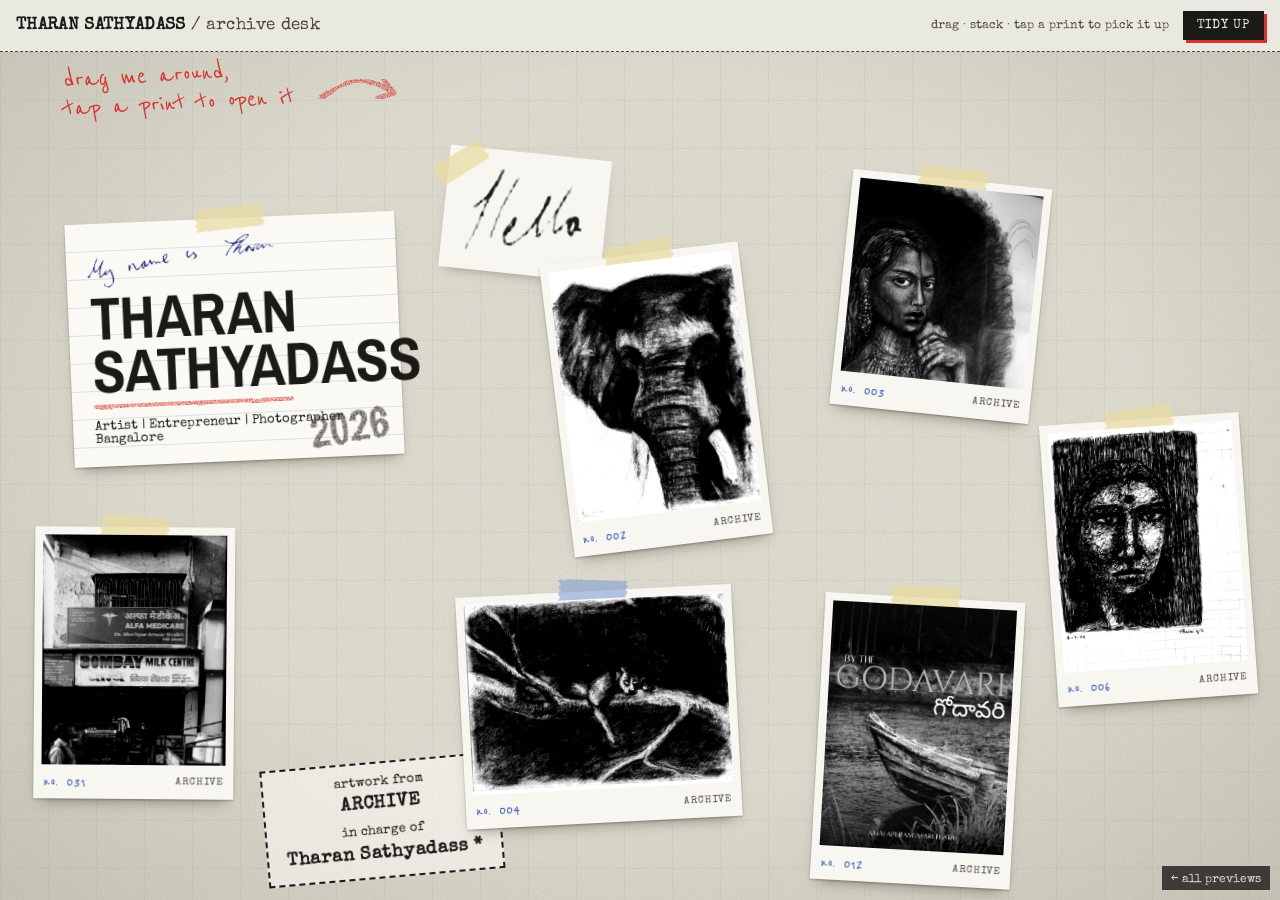
<file: previews/c/index.html>
<!doctype html>
<html lang="en">
<head>
<meta charset="utf-8">
<meta name="viewport" content="width=device-width,initial-scale=1,viewport-fit=cover">
<title>C · Archive desk — Tharan Sathyadass (preview)</title>
<link rel="preconnect" href="https://fonts.googleapis.com"><link rel="preconnect" href="https://fonts.gstatic.com" crossorigin>
<link href="https://fonts.googleapis.com/css2?family=Archivo+Narrow:wght@400;700&family=IBM+Plex+Mono&family=Reenie+Beanie&family=Special+Elite&display=swap" rel="stylesheet">
<link rel="stylesheet" href="../shared/base.css">
<style>
html,body{height:100%;overflow:hidden;overscroll-behavior:none}
body{background-color:#e3e1d6}
.bar{height:52px;display:flex;align-items:center;gap:14px;padding:0 var(--gutter);border-bottom:1px dashed var(--ink-soft);background:rgba(236,235,228,.9);position:relative;z-index:2000}
.bar b{font:700 17px var(--f-type);letter-spacing:.02em;white-space:nowrap}
.bar b span{color:var(--ink-soft);font-weight:400}
.bar .hint{font:12px var(--f-type);color:var(--ink-soft);margin-left:auto;white-space:nowrap}
.btn{background:var(--ink);color:var(--paper);border:0;font:13px var(--f-type);letter-spacing:.06em;padding:8px 14px;box-shadow:3px 3px 0 var(--red);transition:transform .1s,box-shadow .1s;white-space:nowrap}
.btn:active{transform:translate(2px,2px);box-shadow:1px 1px 0 var(--red)}
#stage{position:relative;height:calc(100dvh - 52px);overflow:hidden;touch-action:none}
/* desk surface: faint cutting-mat grid + vignette */
#stage::before{content:"";position:absolute;inset:0;pointer-events:none;background:
  radial-gradient(ellipse at 50% 45%,transparent 55%,rgba(60,50,30,.14) 100%),
  linear-gradient(rgba(60,60,40,.045) 1px,transparent 1px) 0 0/48px 48px,
  linear-gradient(90deg,rgba(60,60,40,.045) 1px,transparent 1px) 0 0/48px 48px}
.item{position:absolute;left:0;top:0;transform-origin:50% 50%;cursor:grab;touch-action:none;user-select:none;-webkit-user-select:none;-webkit-touch-callout:none;will-change:transform;outline:none}
.item.tween{transition:transform .85s cubic-bezier(.3,1.25,.4,1)}
.item .inner{transition:transform .18s ease,box-shadow .18s ease;transform-origin:50% 50%}
.item.held{cursor:grabbing}
.item.held .inner{transform:scale(1.045)}
.item.held .print,.item.held .ncard,.item.held .loose{box-shadow:0 22px 30px -12px rgba(30,25,10,.55),0 3px 6px rgba(30,25,10,.25)}
.item.in .inner{animation:drop .7s cubic-bezier(.2,.9,.3,1.1) both;animation-delay:var(--d,0ms)}
@keyframes drop{0%{opacity:0;transform:translateY(-14px) scale(1.04)}60%{opacity:1}100%{opacity:1;transform:none}}
.item.hide{visibility:hidden}
/* print */
.print{position:relative;background:#f7f6f0;padding:8px 8px 0;box-shadow:0 8px 14px -8px rgba(30,25,10,.5),0 1px 2px rgba(30,25,10,.3);display:flex;flex-direction:column}
.print .pimg{position:relative;overflow:hidden;background:#222;aspect-ratio:var(--ar)}
.print img{width:100%;height:100%;object-fit:cover;pointer-events:none;-webkit-user-drag:none;filter:grayscale(1) contrast(1.15)}
.print.col img{filter:none}
.print .plabel{height:34px;display:flex;align-items:center;justify-content:space-between;font:19px/1 var(--f-note);color:var(--blue);padding:0 2px}
.print .plabel i{font:10px var(--f-type);color:var(--ink-soft);font-style:normal;letter-spacing:.08em}
.tape{position:absolute;width:70px;height:22px;top:-11px;left:50%;margin-left:-35px;background:rgba(232,220,160,.72);transform:rotate(var(--tr,-3deg));pointer-events:none;
 clip-path:polygon(0 8%,4% 0,8% 10%,12% 0,100% 0,96% 12%,100% 25%,96% 38%,100% 52%,96% 66%,100% 80%,96% 100%,0 100%,4% 85%,0 70%,4% 55%,0 40%,4% 25%);box-shadow:0 1px 2px rgba(0,0,0,.2)}
.tape.b{background:rgba(120,150,210,.55)}
.tape.l{left:-16px;top:6px;margin:0;transform:rotate(-38deg);width:56px}
/* name card */
.ncard{position:relative;background:#faf9f3 repeating-linear-gradient(to bottom,transparent 0 27px,rgba(42,79,181,.16) 27px 28px);padding:16px 22px 20px;box-shadow:0 8px 14px -8px rgba(30,25,10,.5),0 1px 2px rgba(30,25,10,.3)}
.ncard img.hand{width:68%;margin:-2px 0 2px -4px;pointer-events:none}
.ncard h1{font:700 clamp(40px,11vw,60px)/.88 var(--f-label);text-transform:uppercase;margin:0 0 10px;letter-spacing:-.01em}
.ncard p{margin:0;font:13px var(--f-type)}
.ncard .yr{position:absolute;right:14px;bottom:8px;font:700 44px/1 var(--f-label);color:#25231f;filter:url(#inkbleed);transform:rotate(-6deg)}
.ncard .redline{display:block;height:4px;width:70%;background:var(--red);filter:url(#crayon);margin:-4px 0 12px;border-radius:2px}
.loose{background:rgba(250,249,243,.9);padding:10px 16px 12px;box-shadow:0 6px 12px -8px rgba(30,25,10,.5)}
.loose img{width:130px;pointer-events:none}
.stamp-box{background:rgba(250,249,243,.6);box-shadow:none}
.dots{pointer-events:none}
/* hand hint */
.handhint{position:absolute;pointer-events:none;z-index:9999;font:30px/.95 var(--f-note);color:var(--red);transition:opacity .6s}
.handhint svg{position:absolute;overflow:visible}
.handhint.gone{opacity:0}
/* lightbox */
.ov{position:fixed;inset:0;z-index:3000}
.scrim{position:absolute;inset:0;background:rgba(220,217,203,.0);backdrop-filter:blur(0px);transition:background .5s,backdrop-filter .5s}
.ov.on .scrim{background:rgba(222,219,205,.82);backdrop-filter:blur(3px)}
.lift{position:fixed;left:0;top:0;transform-origin:50% 50%;box-shadow:0 40px 50px -24px rgba(30,25,10,.7),0 6px 14px rgba(30,25,10,.3)}
.lift .plabel{font-size:26px;height:44px}
.lift .tape{width:96px;height:28px;margin-left:-48px;top:-14px}
.astamp{position:absolute;right:-10px;bottom:34px;transform:rotate(-9deg);opacity:0;pointer-events:none;mix-blend-mode:normal;z-index:4}
.astamp .stamp-box{border-color:#c0281e;border-width:3px;color:#c0281e;background:rgba(247,246,240,.94);padding:7px 14px}
.astamp .stamp-box p{filter:url(#inkbleed)}
.astamp .stamp-box .big{font-size:22px;margin:0}
.astamp .stamp-box p{font-size:11px;margin:0}
.splat{position:absolute;right:30px;bottom:60px;width:120px;height:80px;border-radius:50%;background:radial-gradient(closest-side,rgba(179,38,29,.5),rgba(179,38,29,0));opacity:0;pointer-events:none;z-index:3}
.icard{position:fixed;left:0;top:0;width:272px;background:#fbfaf4 repeating-linear-gradient(to bottom,transparent 0 25px,rgba(42,79,181,.17) 25px 26px);padding:12px 18px 14px;box-shadow:0 18px 26px -14px rgba(30,25,10,.6),0 2px 4px rgba(30,25,10,.25);opacity:0}
.icard::before{content:"";position:absolute;left:0;right:0;top:34px;height:2px;background:var(--red);opacity:.7}
.icard .hd{display:flex;justify-content:space-between;font:11px var(--f-type);letter-spacing:.1em;color:var(--ink-soft);height:26px}
.icard h3{font:700 28px/.95 var(--f-label);text-transform:uppercase;margin:12px 0 8px}
.icard p{margin:0;font:13px/26px var(--f-type)}
.icard .nt{font:27px/1 var(--f-note);color:var(--blue);margin-top:6px;display:flex;align-items:flex-end;gap:8px}
.icard .nt img{height:34px;pointer-events:none}
.icard nav{display:flex;gap:8px;margin-top:8px}
.icard nav button{flex:1;background:transparent;border:1.5px solid var(--ink);font:12px var(--f-type);padding:5px 0}
.icard nav button:hover{background:var(--ink);color:var(--paper)}
.x{position:fixed;top:12px;right:12px;z-index:3100;background:var(--ink);color:var(--paper);border:0;font:13px var(--f-type);padding:8px 12px;opacity:0;transition:opacity .4s .5s}
.ov.on .x{opacity:1}
@media(max-width:640px){.print .plabel i{display:none}.handhint svg{display:none}.loose img{width:96px}.handhint{font-size:26px}.bar .hint{display:none}.bar b span{display:none}.bar .btn{margin-left:auto}}
@media(prefers-reduced-motion:reduce){.item.in .inner{animation:none}.item.tween{transition:none}.scrim,.item .inner{transition:none}}
</style>
</head>
<body>
<div class="bar"><b>THARAN SATHYADASS <span>/ archive desk</span></b><span class="hint">drag · stack · tap a print to pick it up</span><button class="btn" id="tidy" type="button">TIDY UP</button></div>
<div id="stage" aria-label="Desk with prints. Drag to move, press Enter or tap to open."></div>

<script src="../shared/common.js"></script>
<script>
PV.back();
(function(){
  var R = PV.reduced, stage = document.getElementById('stage'), W, H, items = [], zTop = 10, tidy = false;
  var rnd = (function(s){return function(){s=(s*16807)%2147483647;return (s-1)/2147483646}})(7);
  function measure(){ W=stage.clientWidth; H=stage.clientHeight; }
  measure();
  var wide = W >= 820;
  function pw(){ return Math.max(112, Math.min(200, Math.min(W*.16, H*.30))); }

  /* ---------- build items ---------- */
  var layoutD = { card:[.19,.30], note:[.40,.13], stamp:[.30,.90], 0:[.50,.42],1:[.74,.28],2:[.46,.79],3:[.89,.60],4:[.70,.80],5:[.12,.72] };
  var layoutM = { card:[.5,.215], note:[.2,.56], stamp:[.27,.935], 0:[.27,.42],1:[.74,.35],2:[.52,.62],3:[.25,.78],4:[.76,.70],5:[.72,.90] };

  function el(html){ var d=document.createElement('div'); d.innerHTML=html; return d.firstElementChild; }
  function add(node, o){
    var it = Object.assign({x:0,y:0,r:0,tilt:0,vx:0,vy:0,s:1,z:++zTop}, o);
    it.el = el('<div class="item in" tabindex="'+(o.work?0:-1)+'"><div class="inner"></div></div>');
    it.el.firstChild.appendChild(node);
    it.el.style.setProperty('--d', (items.length*75)+'ms');
    stage.appendChild(it.el); items.push(it); bind(it); return it;
  }
  var tapes = ['', 'b', ''];
  function printNode(w, i){
    return el('<div class="print" style="--ar:'+w.w+'/'+w.h+'"><span class="tape '+(i%4===2?'b':'')+'" style="--tr:'+((i%3-1)*5)+'deg"></span>'+
      '<div class="pimg"><img alt="'+w.title+', '+w.medium+'" src="'+w.thumb+'" draggable="false"></div><div class="plabel"><span>no. '+w.n+'</span><i>ARCHIVE</i></div></div>');
  }
  var order = [0,1,2,3,4,5];
  var cardIt = add(el('<div class="ncard"><span class="tape" style="--tr:-4deg"></span><img class="hand" alt="my name is Tharan" src="'+PV.H+'my-name-is-tharan-blue.png"><h1>Tharan<br>Sathyadass</h1><i class="redline"></i><p>Artist | Entrepreneur | Photographer</p><p>Bangalore</p><span class="yr">2026</span></div>'),{kind:'card',r:-2.5});
  var noteIt = add(el('<div class="loose"><span class="tape l"></span><img alt="hello" src="'+PV.H+'hello.png"></div>'),{kind:'note',r:6});
  var stampIt = add(el('<div class="stamp-box"><p>artwork from</p><p class="big">ARCHIVE</p><p>in charge of</p><p class="big">Tharan Sathyadass *</p></div>'),{kind:'stamp',r:-5});
  order.forEach(function(i){ var w=PV.works[i]; add(printNode(w,i),{kind:'print',work:w,idx:i,r:(rnd()-.5)*14}); });

  function sizeAll(){
    var p = pw();
    items.forEach(function(it){
      var n = it.el.firstChild.firstChild;
      if(it.kind==='print'){ var ar = it.work.w/it.work.h; n.style.width = Math.round(ar>1 ? p*1.38 : p) + 'px'; }
      else if(it.kind==='card') n.style.width = Math.round(wide?330:Math.min(262,W-60))+'px';
      else if(it.kind==='stamp') n.style.transform = wide?'':'scale(.85)';
      it.w = it.el.offsetWidth; it.h = it.el.offsetHeight;
    });
  }
  function place(lay, jitter){
    items.forEach(function(it){
      var k = it.kind==='print' ? it.idx : it.kind, f = lay[k];
      var j = jitter||0;
      it.x = f[0]*W - it.w/2 + (rnd()-.5)*j*W; it.y = f[1]*H - it.h/2 + (rnd()-.5)*j*H;
      clampIt(it);
    });
  }
  function clampIt(it){
    var cx=it.x+it.w/2, cy=it.y+it.h/2, m=26, hit=false;
    if(cx<m){cx=m;hit='x'} if(cx>W-m){cx=W-m;hit='x'} if(cy<m){cy=m;hit='y'} if(cy>H-m){cy=H-m;hit='y'}
    it.x=cx-it.w/2; it.y=cy-it.h/2; return hit;
  }
  function render(it){ it.el.style.transform='translate('+it.x.toFixed(1)+'px,'+it.y.toFixed(1)+'px) rotate('+(it.r+it.tilt).toFixed(2)+'deg) scale('+it.s+')'; it.el.style.zIndex=it.z; }
  function renderAll(){ items.forEach(render); }
  function init(){ measure(); wide=W>=820; sizeAll(); place(wide?layoutD:layoutM,.04); renderAll(); }
  init();
  setTimeout(function(){ items.forEach(function(it){it.el.classList.remove('in')}); }, 1800);
  var rw=W, rh=H, rt;
  addEventListener('resize',function(){ clearTimeout(rt); rt=setTimeout(function(){
    var ow=W, oh=H; measure(); var nw=wide; wide=W>=820; sizeAll();
    items.forEach(function(it){ it.x*=W/ow; it.y*=H/oh; clampIt(it); render(it); });
  },120); });

  /* ---------- drag + inertia ---------- */
  var hint = el('<div class="handhint" style="left:'+(wide?'5%':'14px')+';top:'+(wide?'8px':'4px')+'"><span style="display:block;transform:rotate(-3deg)">drag me around,'+(wide?'<br>':' ')+'tap a print to open it</span>'+
    '<svg width="90" height="60" viewBox="0 0 90 60" style="left:'+(wide?'250px':'118px')+';top:'+(wide?'8px':'-8px')+'"><g class="crayon red"><path d="'+(wide?'M6 30 C 30 10, 55 8, 78 24':'M10 40 C 30 40, 50 22, 70 6')+'"/><path d="'+(wide?'M64 30 L 80 25 L 70 12':'M60 4 L 72 4 L 68 18')+'"/></g></svg></div>');
  stage.appendChild(hint);
  var moving = new Set(), raf = 0, last = 0;
  function loop(now){
    var dt = Math.min(3, (now-last)/16.7||1); last = now;
    moving.forEach(function(it){
      it.x += it.vx*dt; it.y += it.vy*dt;
      var hit = clampIt(it); if(hit==='x') it.vx*=-.45; if(hit==='y') it.vy*=-.45;
      var f = Math.pow(.93,dt); it.vx*=f; it.vy*=f; it.tilt = it.tilt*Math.pow(.88,dt) + (it.vx*.35)*(1-Math.pow(.88,dt));
      render(it);
      if(Math.abs(it.vx)<.06 && Math.abs(it.vy)<.06 && Math.abs(it.tilt)<.1){ it.vx=it.vy=0; it.tilt=0; render(it); moving.delete(it); }
    });
    raf = moving.size ? requestAnimationFrame(loop) : 0;
  }
  function kick(it){ moving.add(it); if(!raf){ last=performance.now(); raf=requestAnimationFrame(loop);} }
  function bind(it){
    var e = it.el, d = null;
    e.addEventListener('pointerdown',function(ev){
      if(ev.button>0 || openIt) return;
      it.el.classList.remove('tween'); moving.delete(it);
      d = {id:ev.pointerId, sx:ev.clientX, sy:ev.clientY, ox:it.x, oy:it.y, moved:false, t0:performance.now(), s:[]};
      try{ e.setPointerCapture(ev.pointerId); }catch(_){}
      it.z = ++zTop; e.classList.add('held'); render(it); hint.classList.add('gone');
      ev.preventDefault();
    });
    e.addEventListener('pointermove',function(ev){
      if(!d || ev.pointerId!==d.id) return;
      var dx=ev.clientX-d.sx, dy=ev.clientY-d.sy;
      if(!d.moved && Math.hypot(dx,dy)>6) d.moved=true;
      if(!d.moved) return;
      var px=it.x; it.x=d.ox+dx; it.y=d.oy+dy; clampIt(it);
      var now=performance.now(); d.s.push([now,it.x,it.y]); while(d.s.length>2 && now-d.s[0][0]>90) d.s.shift();
      it.tilt = Math.max(-5,Math.min(5,(it.x-px)*.4))*.4 + it.tilt*.4;
      render(it);
    });
    function up(ev){
      if(!d || ev.pointerId!==d.id) return;
      e.classList.remove('held');
      if(!d.moved){ d=null; render(it); if(it.work && ev.type==='pointerup') openPrint(it); return; }
      var s=d.s, n=s.length;
      if(n>1 && performance.now()-s[n-1][0]<80){ var a=s[0], b=s[n-1], t=Math.max(8,b[0]-a[0]); it.vx=(b[1]-a[1])/t*16; it.vy=(b[2]-a[2])/t*16; }
      else { it.vx=it.vy=0; }
      var sp=Math.hypot(it.vx,it.vy); if(sp>40){it.vx*=40/sp;it.vy*=40/sp;}
      if(R){ it.vx=it.vy=0; it.tilt=0; render(it); } else kick(it);
      d=null;
    }
    e.addEventListener('pointerup',up); e.addEventListener('pointercancel',up);
    e.addEventListener('keydown',function(ev){ if(it.work && (ev.key==='Enter'||ev.key===' ')){ ev.preventDefault(); openPrint(it); } });
    e.addEventListener('dragstart',function(ev){ev.preventDefault()});
  }

  /* ---------- tidy / scatter ---------- */
  var tbtn = document.getElementById('tidy');
  tbtn.addEventListener('click',function(){
    tidy = !tidy; tbtn.textContent = tidy ? 'SCATTER' : 'TIDY UP';
    moving.clear();
    var n = items.length, cols = wide ? 5 : 3, rows = Math.ceil(n/cols), cw = W/cols, ch = H/rows;
    items.forEach(function(it,i){
      it.el.style.transitionDelay = (i*35)+'ms'; it.el.classList.add('tween');
      it.z = ++zTop; it.tilt = 0;
      if(tidy){
        var c=i%cols, r=Math.floor(i/cols);
        it.s = Math.min(1, cw*.88/it.w, ch*.86/it.h); it.r = 0;
        it.x = c*cw + cw/2 - it.w/2; it.y = r*ch + ch/2 - it.h/2;
      } else {
        it.s = 1; it.r = (rnd()-.5)*14;
      }
      if(!tidy){ var k = it.kind==='print'?it.idx:it.kind, f=(wide?layoutD:layoutM)[k]; it.x=f[0]*W-it.w/2+(rnd()-.5)*.1*W; it.y=f[1]*H-it.h/2+(rnd()-.5)*.1*H; clampIt(it); }
      render(it);
    });
    setTimeout(function(){ items.forEach(function(it){ it.el.classList.remove('tween'); it.el.style.transitionDelay=''; }); }, 1300);
  });

  /* ---------- pick up ---------- */
  var openIt = null, ov, clone, card, cur;
  function easeOpts(ms,delay){ return {duration:R?0:ms, delay:R?0:(delay||0), easing:'cubic-bezier(.2,.9,.25,1.06)', fill:'both'}; }
  function openPrint(it, noanim){
    if(openIt) return; openIt = it;
    var vw=innerWidth, vh=innerHeight, wd=vw>=820, w=it.work, ar=w.w/w.h;
    var maxH = wd ? vh*.8 : vh*.5, maxW = wd ? vw*.5 : vw*.9;
    var iw = Math.min(maxW-16, (maxH-60)*ar), Wf = Math.round(iw+16), Hf = Math.round(iw/ar+8+44);
    var cx = wd ? vw*.5-150 : vw/2, cy = wd ? vh/2 : 56+Hf/2+8;
    ov = el('<div class="ov"><div class="scrim"></div></div>');
    clone = printNode(w, it.idx); clone.classList.add('lift'); clone.style.width=Wf+'px'; clone.style.height=Hf+'px';
    var img = clone.querySelector('img'), big = new Image(); big.onload=function(){ img.src=w.full; }; big.src=w.full;
    clone.insertAdjacentHTML('beforeend','<div class="splat"></div><div class="astamp"><div class="stamp-box"><p>artwork from</p><p class="big">ARCHIVE</p><p>in charge of Tharan Sathyadass *</p></div></div>');
    card = el('<div class="icard"><div class="hd"><span>ARCHIVE CARD</span><b>No. '+w.n+'</b></div><h3>'+w.title+'</h3><p>'+w.medium+'</p><p>Bangalore &middot; in charge of T. Sathyadass *</p><div class="nt"><span>no. '+w.n+' — '+w.medium.split(' ')[0]+'</span><img alt="" src="'+PV.H+'tharan-blue.png"></div><nav><button data-d="-1" aria-label="Previous print">&larr; prev</button><button data-d="1" aria-label="Next print">next &rarr;</button></nav></div>');
    var x = el('<button class="x" type="button">PUT BACK &times;</button>');
    ov.append(clone, card, x); document.body.appendChild(ov);
    var rc = it.el.getBoundingClientRect(), sc = it.w*it.s/Wf;
    cur = {Wf:Wf,Hf:Hf,cx:cx,cy:cy};
    var from = 'translate('+(rc.left+rc.width/2-Wf/2)+'px,'+(rc.top+rc.height/2-Hf/2)+'px) rotate('+it.r+'deg) scale('+sc+')';
    var to = 'translate('+(cx-Wf/2)+'px,'+(cy-Hf/2)+'px) rotate(-1.4deg) scale(1)';
    clone.style.transform = to; it.el.classList.add('hide');
    requestAnimationFrame(function(){ ov.classList.add('on'); });
    if(R){ finishOpen(true); }
    else {
      clone.animate([{transform:from},{transform:to}], easeOpts(650));
      finishOpen(false);
    }
    // card
    var cxl, cyt;
    if(wd){ cxl = cx+Wf/2+34; cyt = vh/2-130; } else { cxl = vw/2-136; cyt = 56+Hf-6; }
    card.style.transform = 'translate('+cxl+'px,'+cyt+'px) rotate(1.6deg)'; card.style.opacity=1;
    if(!R) card.animate([{transform:'translate('+cxl+'px,'+(cyt+60)+'px) rotate(8deg)',opacity:0},{transform:'translate('+cxl+'px,'+cyt+'px) rotate(1.6deg)',opacity:1}], easeOpts(600,800));
    ov.querySelector('.scrim').addEventListener('click',closePrint); x.addEventListener('click',closePrint);
    clone.addEventListener('click',closePrint);
    card.querySelectorAll('nav button').forEach(function(b){ b.addEventListener('click',function(ev){ ev.stopPropagation(); step(+b.dataset.d); }); });
  }
  function finishOpen(instant){
    var st = clone.querySelector('.astamp'), sp = clone.querySelector('.splat');
    if(instant){ st.style.opacity=1; return; }
    var d = 600;
    st.animate([{opacity:0,transform:'rotate(-9deg) scale(1.7)'},{opacity:1,transform:'rotate(-9deg) scale(.93)',offset:.62},{opacity:1,transform:'rotate(-9deg) scale(1)'}],{duration:380,delay:d,easing:'cubic-bezier(.5,0,.9,.6)',fill:'both'});
    sp.animate([{opacity:0,transform:'scale(.3)'},{opacity:.4,transform:'scale(1)',offset:.3},{opacity:0,transform:'scale(1.5)'}],{duration:800,delay:d+230,easing:'ease-out',fill:'both'});
    var base='translate('+(cur.cx-cur.Wf/2)+'px,'+(cur.cy-cur.Hf/2)+'px) ';
    var k=function(dx,dy,r){return {transform:base+'translate('+dx+'px,'+dy+'px) rotate('+(-1.4+r)+'deg)'};};
    setTimeout(function(){ if(clone) clone.animate([k(0,0,0),k(-2,1,-.2),k(2,-1,.2),k(0,0,0)],{duration:340,easing:'ease-out'}); }, d+210);
  }
  function step(dir){
    var prints = items.filter(function(i){return i.work}), i = prints.indexOf(openIt), nx = prints[(i+dir+prints.length)%prints.length];
    var old = openIt; ov.remove(); old.el.classList.remove('hide'); openIt=null; old.z=++zTop; render(old);
    openPrint(nx);
  }
  function closePrint(){
    if(!openIt || !ov) return; var it = openIt, o = ov, c = clone, cd = card;
    var rc = it.el.getBoundingClientRect(), sc = it.w*it.s/cur.Wf;
    var to = 'translate('+(rc.left+rc.width/2-cur.Wf/2)+'px,'+(rc.top+rc.height/2-cur.Hf/2)+'px) rotate('+it.r+'deg) scale('+sc+')';
    o.classList.remove('on'); openIt = null; it.z=++zTop; render(it);
    function done(){ o.remove(); it.el.classList.remove('hide'); }
    if(R){ done(); return; }
    cd.animate([{opacity:1},{opacity:0,transform:cd.style.transform+' translateY(40px)'}],{duration:220,fill:'both'});
    var a = c.animate([{transform:c.style.transform},{transform:to}],{duration:480,easing:'cubic-bezier(.5,0,.3,1)',fill:'both'});
    a.onfinish = done;
  }
  addEventListener('keydown',function(ev){
    if(!openIt) return;
    if(ev.key==='Escape') closePrint(); else if(ev.key==='ArrowRight') step(1); else if(ev.key==='ArrowLeft') step(-1);
  });
})();
</script>
</body>
</html>
</file>
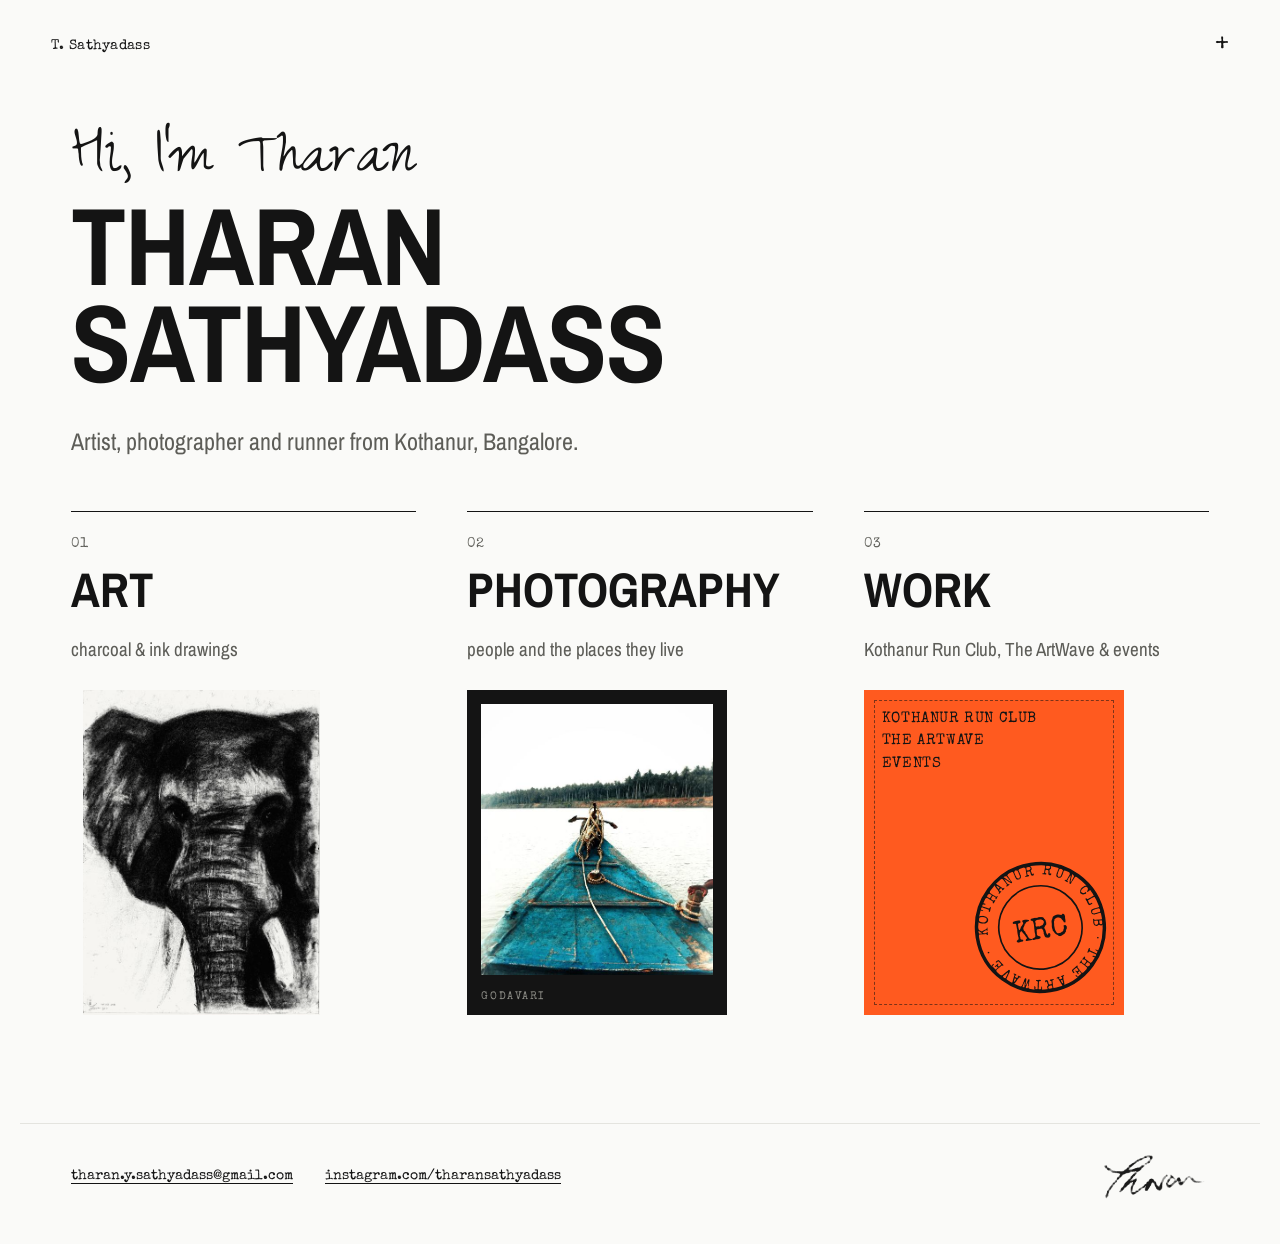
<file: previews/landing-three/index.html>
<!doctype html>
<html lang="en">
<head>
<meta charset="utf-8">
<meta name="viewport" content="width=device-width, initial-scale=1">
<title>Tharan Sathyadass — Three options</title>
<meta name="description" content="Artist, photographer and runner from Kothanur, Bangalore.">
<link rel="preconnect" href="https://fonts.googleapis.com">
<link rel="preconnect" href="https://fonts.gstatic.com" crossorigin>
<link href="https://fonts.googleapis.com/css2?family=Archivo+Narrow:wght@400;700&family=Zeyada&family=Nothing+You+Could+Do&family=Special+Elite&display=swap" rel="stylesheet">
<style>
:root{
  --paper:#fafaf8; --ink:#141414; --soft:#5d5d58; --hair:#e4e4df; --signal:#ff5a1f;
  --hand:'Zeyada','Nothing You Could Do',cursive;
  --type:'Special Elite','Courier New',monospace;
  --grot:'Archivo Narrow','Arial Narrow',Arial,sans-serif;
  --pad:clamp(20px,4vw,56px);
}
*{box-sizing:border-box;margin:0}
html{background:var(--paper)}
body{background:var(--paper);color:var(--ink);font-family:var(--grot);-webkit-font-smoothing:antialiased;overflow-x:hidden;min-height:100vh}
a{color:inherit;text-decoration:none}
:focus-visible{outline:2px solid var(--ink);outline-offset:4px}

/* top bar */
.bar{display:flex;justify-content:space-between;align-items:center;padding:26px var(--pad)}
.mark{font-family:var(--type);font-size:14px;letter-spacing:.02em}
.plus{font-family:var(--type);font-size:28px;line-height:1;background:none;border:0;color:var(--ink);cursor:pointer;padding:6px 10px;margin-right:-10px}

/* menu */
.panel{position:fixed;inset:0 0 0 auto;width:min(380px,86vw);background:var(--paper);border-left:1px solid var(--ink);transform:translateX(100%);visibility:hidden;transition:transform .45s cubic-bezier(.2,.7,.2,1),visibility 0s .45s;z-index:20;padding:26px var(--pad);display:flex;flex-direction:column}
.panel.open{transform:none;visibility:visible;transition:transform .45s cubic-bezier(.2,.7,.2,1)}
.panel .plus{align-self:flex-end;transform:rotate(45deg)}
.panel nav{margin-top:8vh;display:grid;gap:6px}
.panel nav a{font-size:clamp(40px,7vw,56px);font-weight:700;text-transform:uppercase;line-height:1.05;letter-spacing:.01em;display:flex;gap:16px;align-items:baseline}
.panel nav a small{font-family:var(--type);font-weight:400;font-size:13px;color:var(--soft)}
.panel nav a:hover,.panel nav a:focus-visible{text-decoration:underline;text-decoration-thickness:2px;text-underline-offset:6px}
.panel p{margin-top:auto;font-family:var(--type);font-size:13px;color:var(--soft)}

/* intro */
.intro{padding:clamp(20px,4vh,48px) var(--pad) 0;max-width:1240px;margin:0 auto}
.hello{font-family:var(--hand);font-size:clamp(46px,5.4vw,70px);line-height:1;margin-bottom:0;color:var(--ink)}
h1{font-weight:700;text-transform:uppercase;font-size:clamp(48px,8.6vw,128px);line-height:.88;letter-spacing:-.01em}
h1 span{display:block}
.line{margin-top:clamp(20px,3vw,34px);font-size:clamp(18px,2vw,24px);color:var(--soft);max-width:30em;line-height:1.35}

/* options */
.options{max-width:1240px;margin:clamp(40px,6vh,72px) auto 0;padding:0 var(--pad);display:grid;grid-template-columns:repeat(3,minmax(0,1fr));gap:clamp(24px,4vw,64px)}
.opt{display:block;border-top:1px solid var(--ink);padding-top:18px}
.num{font-family:var(--type);font-size:14px;color:var(--soft)}
.label{position:relative;display:inline-block;margin-top:14px;font-weight:700;text-transform:uppercase;font-size:clamp(34px,3.8vw,54px);line-height:1}
.label svg{position:absolute;left:-2%;bottom:-14px;width:104%;height:14px;overflow:visible}
.label path{fill:none;stroke:var(--ink);stroke-width:2.6;stroke-linecap:round;stroke-dasharray:1;stroke-dashoffset:1;opacity:0;transition:stroke-dashoffset .5s ease,opacity 0s .5s}
.opt:hover .label path,.opt:focus-visible .label path{stroke-dashoffset:0;opacity:1;transition:stroke-dashoffset .5s ease,opacity 0s}
.desc{margin-top:22px;font-size:19px;color:var(--soft);line-height:1.3}
.pic{position:relative;margin-top:28px;width:100%;max-width:260px;aspect-ratio:4/5;overflow:hidden}
.pic>img,.pic>.card{position:absolute;inset:0;width:100%;height:100%}
.pic canvas{position:absolute;inset:0;width:100%;height:100%;pointer-events:none;visibility:hidden}
.scan{position:absolute;left:0;right:0;top:0;height:3px;background:var(--signal);box-shadow:0 0 14px 2px rgba(255,90,31,.55);visibility:hidden;pointer-events:none}
.pic.art>img{object-fit:contain;mix-blend-mode:multiply}
.pic.photo{background:var(--ink);padding:14px 14px 40px}
.pic.photo>img{position:static;width:100%;height:100%;object-fit:cover;display:block}
.pic.photo::after{content:'GODAVARI';position:absolute;left:14px;bottom:13px;font-family:var(--type);font-size:11px;letter-spacing:.14em;color:#8a8a84}
.pic.photo canvas{inset:14px 14px 40px;width:calc(100% - 28px);height:calc(100% - 54px)}
.pic.photo .scan{left:14px;right:14px}
.pic.work{background:var(--signal)}
.card{display:flex;flex-direction:column;justify-content:space-between;padding:18px;color:var(--ink);font-family:var(--type)}
.card .t{font-size:15px;line-height:1.5;text-transform:uppercase;letter-spacing:.04em}
.card .stamp{width:62%;align-self:flex-end;transform:rotate(-9deg);margin:0 -2% 0 0}
.card .stamp text{font-family:var(--type);font-size:10.6px;letter-spacing:.12em;fill:var(--ink)}
.card .stamp .big{font-size:22px;letter-spacing:0}
.card::after{content:'';position:absolute;inset:10px;border:1.5px dashed var(--ink);opacity:.55;pointer-events:none}

/* footer */
footer{max-width:1240px;margin:clamp(70px,12vh,140px) auto 0;padding:26px var(--pad) 40px;border-top:1px solid var(--hair);display:flex;flex-wrap:wrap;gap:18px 40px;align-items:center;justify-content:space-between;font-family:var(--type);font-size:14px}
footer .links{display:flex;flex-wrap:wrap;gap:10px 32px}
footer a{border-bottom:1px solid var(--ink)}
footer a:hover{border-color:transparent}
footer img{height:54px;width:auto;display:block}

@media (max-width:820px){
  .options{grid-template-columns:1fr;gap:56px}
  .pic{max-width:340px}
}
@media (prefers-reduced-motion:reduce){
  *{transition:none!important}
  .scan{display:none}
}
</style>
</head>
<body>
<header class="bar">
  <a class="mark" href="#top">T. Sathyadass</a>
  <button class="plus" id="open" aria-label="Open menu" aria-expanded="false" aria-controls="panel">+</button>
</header>

<aside class="panel" id="panel" aria-label="Menu">
  <button class="plus" id="close" aria-label="Close menu">+</button>
  <nav>
    <a href="art.html"><small>01</small>Art</a>
    <a href="photos.html"><small>02</small>Photography</a>
    <a href="work.html"><small>03</small>Work</a>
  </nav>
  <p>tharan.y.sathyadass@gmail.com<br>Kothanur, Bangalore</p>
</aside>

<main id="top">
  <section class="intro">
    <p class="hello">Hi, I'm Tharan</p>
    <h1><span>Tharan</span><span>Sathyadass</span></h1>
    <p class="line">Artist, photographer and runner from Kothanur, Bangalore.</p>
  </section>

  <section class="options" aria-label="Choose where to go">
    <a class="opt" href="art.html">
      <span class="num">01</span><br>
      <span class="label">Art<svg viewBox="0 0 300 14" preserveAspectRatio="none" aria-hidden="true"><path pathLength="1" d="M3 8 C 60 3, 120 11, 180 6 S 270 5, 297 7"/></svg></span>
      <p class="desc">charcoal &amp; ink drawings</p>
      <div class="pic art" data-mode="dots-dark"><img src="../../images/works/thumb/charcoal-15.jpg" alt="Charcoal drawing of an elephant"><canvas></canvas><i class="scan"></i></div>
    </a>
    <a class="opt" href="photos.html">
      <span class="num">02</span><br>
      <span class="label">Photography<svg viewBox="0 0 300 14" preserveAspectRatio="none" aria-hidden="true"><path pathLength="1" d="M3 7 C 75 11, 135 3, 195 8 S 270 6, 297 5"/></svg></span>
      <p class="desc">people and the places they live</p>
      <div class="pic photo" data-mode="dots-light"><img src="../../images/works/thumb/godavari-12.jpg" alt="Photograph from the Godavari series"><canvas></canvas><i class="scan"></i></div>
    </a>
    <a class="opt" href="work.html">
      <span class="num">03</span><br>
      <span class="label">Work<svg viewBox="0 0 300 14" preserveAspectRatio="none" aria-hidden="true"><path pathLength="1" d="M3 6 C 66 9, 126 4, 186 8 S 264 4, 297 8"/></svg></span>
      <p class="desc">Kothanur Run Club, The ArtWave &amp; events</p>
      <div class="pic work" data-mode="grid">
        <div class="card">
          <div class="t">Kothanur Run Club<br>The ArtWave<br>Events</div>
          <svg class="stamp" viewBox="0 0 100 100" aria-hidden="true">
            <circle cx="50" cy="50" r="46" fill="none" stroke="#141414" stroke-width="2.5"/>
            <circle cx="50" cy="50" r="30" fill="none" stroke="#141414" stroke-width="1.2"/>
            <defs><path id="ring" d="M50 50 m-38 0 a38 38 0 1 1 76 0 a38 38 0 1 1 -76 0"/></defs>
            <text><textPath href="#ring">KOTHANUR RUN CLUB · THE ARTWAVE · </textPath></text>
            <text class="big" x="50" y="58" text-anchor="middle">KRC</text>
          </svg>
        </div>
        <canvas></canvas><i class="scan"></i>
      </div>
    </a>
  </section>
</main>

<footer>
  <div class="links">
    <a href="mailto:tharan.y.sathyadass@gmail.com">tharan.y.sathyadass@gmail.com</a>
    <a href="https://instagram.com/tharansathyadass">instagram.com/tharansathyadass</a>
  </div>
  <img src="../../images/handwriting/tharan.png" alt="Tharan, signature">
</footer>

<script>
(function(){
  /* menu */
  var panel=document.getElementById('panel'),openB=document.getElementById('open'),closeB=document.getElementById('close');
  function setMenu(o){panel.classList.toggle('open',o);openB.setAttribute('aria-expanded',o);(o?closeB:openB).focus()}
  openB.onclick=function(){setMenu(true)};closeB.onclick=function(){setMenu(false)};
  document.addEventListener('keydown',function(e){if(e.key==='Escape'&&panel.classList.contains('open'))setMenu(false)});

  /* photocopier reveal */
  var reduce=matchMedia('(prefers-reduced-motion: reduce)').matches;
  var pics=[].slice.call(document.querySelectorAll('.pic'));
  function paint(p){
    var cv=p.querySelector('canvas'),mode=p.dataset.mode,img=p.querySelector('img');
    var w=cv.clientWidth,h=cv.clientHeight;if(!w||!h)return false;
    var d=Math.min(2,devicePixelRatio||1);cv.width=w*d;cv.height=h*d;
    var c=cv.getContext('2d');c.scale(d,d);
    var cell=7;
    if(mode==='grid'){
      c.fillStyle='#ff5a1f';c.fillRect(0,0,w,h);c.fillStyle='#141414';
      for(var y=cell/2;y<h;y+=cell)for(var x=cell/2;x<w;x+=cell){
        var r=cell*.5*(.25+.75*(y/h));c.beginPath();c.arc(x,y,r,0,7);c.fill();}
      return true;
    }
    if(!img.complete||!img.naturalWidth)return false;
    var s=document.createElement('canvas');s.width=Math.ceil(w/cell);s.height=Math.ceil(h/cell);
    var sc=s.getContext('2d'),iw=img.naturalWidth,ih=img.naturalHeight,fit;
    sc.fillStyle='#fff';sc.fillRect(0,0,s.width,s.height);
    if(mode==='dots-dark'){fit=Math.min(s.width/iw,s.height/ih)}else{fit=Math.max(s.width/iw,s.height/ih)}
    var dw=iw*fit,dh=ih*fit;sc.drawImage(img,(s.width-dw)/2,(s.height-dh)/2,dw,dh);
    var px;try{px=sc.getImageData(0,0,s.width,s.height).data}catch(e){return false}
    if(mode==='dots-light'){c.fillStyle='#141414';c.fillRect(0,0,w,h);c.fillStyle='#f2f2ee'}
    else{c.fillStyle='#141414'}
    for(var j=0;j<s.height;j++)for(var i=0;i<s.width;i++){
      var k=(j*s.width+i)*4,l=(.3*px[k]+.59*px[k+1]+.11*px[k+2])/255;
      var t=mode==='dots-light'?l:1-l;var r2=cell*.62*Math.sqrt(t);
      if(r2>.4){c.beginPath();c.arc(i*cell+cell/2,j*cell+cell/2,r2,0,7);c.fill();}
    }
    return true;
  }
  function run(p){
    if(reduce||p._busy)return;
    var cv=p.querySelector('canvas'),bar=p.querySelector('.scan');
    if(!paint(p)){cv.style.visibility='hidden'}
    p._busy=true;
    var top=cv.offsetTop,H=cv.clientHeight,dur=1000;
    cv.style.visibility='visible';bar.style.visibility='visible';
    var a=cv.animate([{clipPath:'inset(0 0 0 0)'},{clipPath:'inset('+H+'px 0 0 0)'}],{duration:dur,easing:'cubic-bezier(.5,0,.3,1)',fill:'forwards'});
    var b=bar.animate([{transform:'translateY('+top+'px)'},{transform:'translateY('+(top+H)+'px)'}],{duration:dur,easing:'cubic-bezier(.5,0,.3,1)',fill:'forwards'});
    a.onfinish=function(){cv.style.visibility='hidden';bar.style.visibility='hidden';a.cancel();b.cancel();p._busy=false};
  }
  pics.forEach(function(p){
    var o=p.closest('.opt');
    var go=function(){run(p)};
    o.addEventListener('mouseenter',go);o.addEventListener('focus',go);
  });
})();
</script>
</body>
</html>
</file>
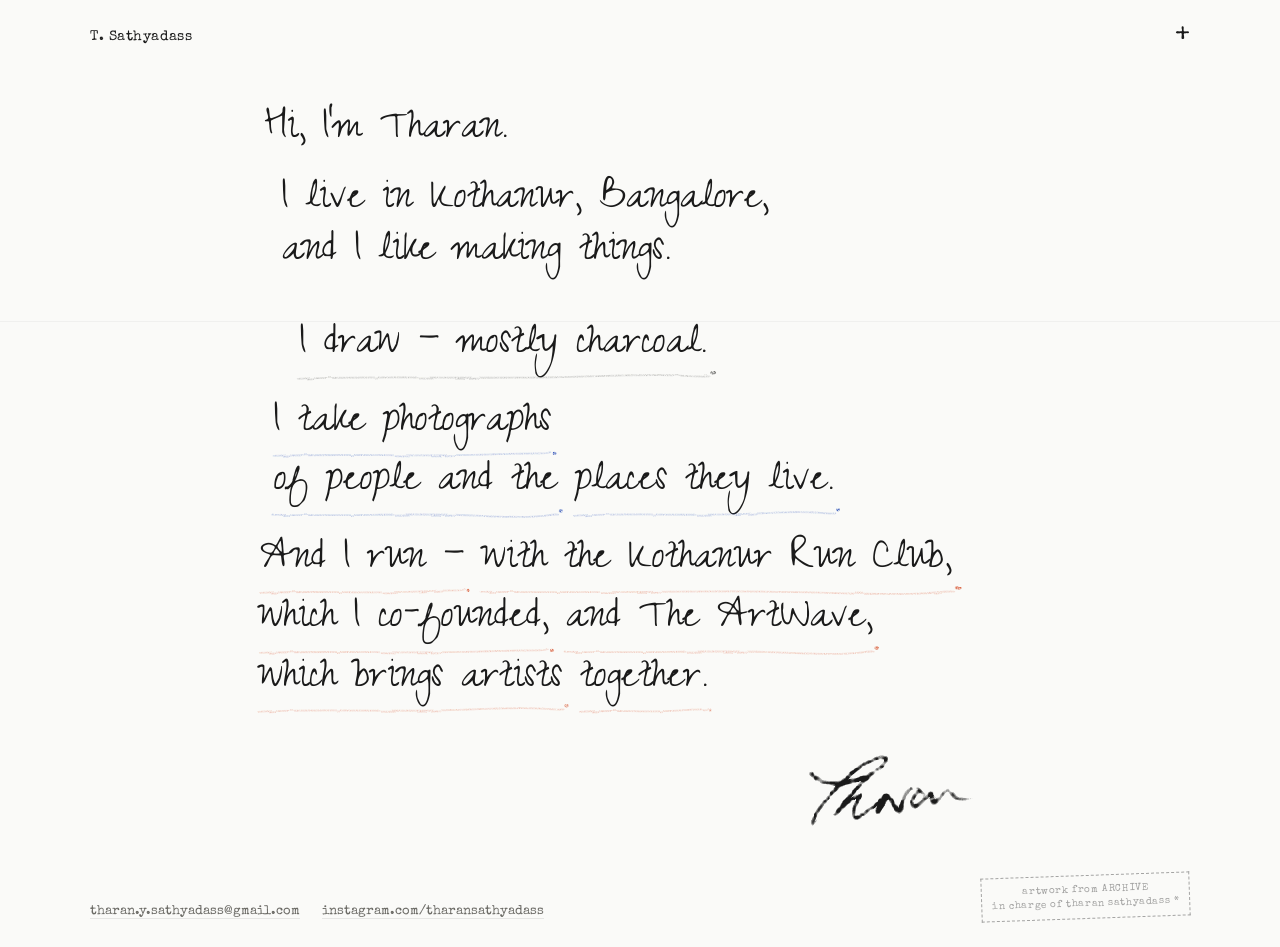
<file: previews/landing/index.html>
<!doctype html>
<html lang="en">
<head>
<meta charset="utf-8">
<meta name="viewport" content="width=device-width,initial-scale=1">
<title>Tharan Sathyadass</title>
<meta name="description" content="Tharan Sathyadass, charcoal artist and photographer from Kothanur, Bangalore.">
<link rel="preconnect" href="https://fonts.googleapis.com"><link rel="preconnect" href="https://fonts.gstatic.com" crossorigin>
<link href="https://fonts.googleapis.com/css2?family=Zeyada&family=Special+Elite&display=swap" rel="stylesheet">
<style>
:root{
  --paper:#fafaf8; --ink:#1a1a1a; --ink-soft:#6b6a65; --hair:rgba(26,26,26,.09);
  --c-art:#4a4a48; --c-photo:#2a4fb5; --c-work:#d6502a;
  --hand:"Zeyada","Nothing You Could Do",cursive;
  --f-type:"Special Elite","Courier New",monospace;
  --u:min(1px,.135vw);           /* scale of the handwriting cutouts: 1px on desktop, shrinks to fit phones */
  --fs:clamp(30px,8.4vw,48px);
}
*{box-sizing:border-box}
html{background:var(--paper);-webkit-text-size-adjust:100%}
body{margin:0;background:var(--paper);color:var(--ink);font-family:var(--f-type);overflow-x:clip}
a{color:inherit}
.sr{position:absolute;width:1px;height:1px;overflow:hidden;clip:rect(0 0 0 0)}

/* one sheet, one faint fold */
.sheet{position:relative;min-height:100svh;display:flex;flex-direction:column;padding:0 24px 28px;
  background:linear-gradient(to bottom,transparent calc(34% - 1px),var(--hair) calc(34% - 1px),transparent 34%)}

/* header */
.top{display:flex;justify-content:space-between;align-items:center;padding:22px 0 0;max-width:1100px;width:100%;margin:0 auto}
.brand{font-size:14px;letter-spacing:.04em;text-decoration:none}
.plus{background:none;border:0;padding:6px 8px;margin:-6px -8px;font:300 30px/1 var(--f-type);cursor:pointer;color:var(--ink)}
.plus:focus-visible,.brand:focus-visible,.foot a:focus-visible,.panel a:focus-visible,.x:focus-visible{outline:1px dashed var(--ink);outline-offset:4px}

/* letter */
.letter{width:100%;max-width:760px;margin:0 auto;padding:clamp(28px,6vh,64px) 0 40px;display:flex;flex-direction:column;gap:clamp(12px,2vh,20px)}
.ln{position:relative;font-family:var(--hand);font-size:var(--fs);line-height:1.08;color:var(--ink);
  animation:wipe .55s cubic-bezier(.4,.1,.3,1) both;animation-delay:calc(var(--i)*.32s);animation-fill-mode:backwards}
@keyframes wipe{from{clip-path:inset(-80px 100% -80px 0)}to{clip-path:inset(-80px -700px -80px 0)}}
.skip .ln{animation:none}
@media (prefers-reduced-motion:reduce){.ln{animation:none}}
.hello{padding-left:calc(4*var(--u))}
.live{padding-left:calc(22*var(--u))}
.draw{padding-left:calc(40*var(--u));margin-top:.5em}
.photo{padding-left:calc(14*var(--u))}
.work{padding-left:0}
.sign{margin-top:.3em}
.sign img{width:calc(181*var(--u));margin-left:auto;margin-right:calc(40*var(--u));display:block;height:auto}

/* links with crayon underline */
.l{display:inline-block;text-decoration:none;color:inherit;--c:var(--c-art)}
.l.photo-l{--c:var(--c-photo)} .l.work-l{--c:var(--c-work)}
.seg{position:relative;display:inline-block;padding-bottom:.16em;white-space:nowrap}
@media (max-width:620px){.dbr{display:none}}
.seg svg{position:absolute;left:-2%;bottom:-.02em;width:104%;height:.3em;overflow:visible;pointer-events:none;filter:url(#crayon)}
.seg path{fill:none;stroke:var(--c);stroke-width:2.8;stroke-linecap:round;stroke-linejoin:round;
  stroke-dasharray:1;stroke-dashoffset:1;transition:stroke-dashoffset .6s cubic-bezier(.5,0,.2,1)}
.seg path+path{stroke-width:1.5;opacity:.3;stroke-dashoffset:0;transition:opacity .4s}
.l:hover path+path,.l:focus-visible path+path{opacity:.55}
.l:hover path,.l:focus-visible path{stroke-dashoffset:0}
.l:focus-visible{outline:none}
@media (hover:none){.seg path{stroke-dashoffset:0}}

/* photocopy preview */
.pv{position:absolute;right:-190px;top:-.4em;width:150px;pointer-events:none;opacity:0;transform:translateY(18px) rotate(1.5deg);
  transition:opacity .35s ease,transform .45s cubic-bezier(.2,.7,.2,1);z-index:5;font-family:var(--f-type);font-size:10px;line-height:1.3;color:var(--ink-soft);letter-spacing:.03em}
.pv img{width:100%;height:auto;filter:grayscale(1) contrast(1.2) brightness(1.03);border:1px solid rgba(26,26,26,.25);background:#fff;padding:5px;box-shadow:0 1px 0 var(--hair)}
.pv span{display:block;margin-top:5px;text-align:left}
.pv.card{width:170px;padding:16px 12px;border:1.5px dashed var(--c-work);color:var(--c-work);text-align:center;background:var(--paper);transform:translateY(18px) rotate(-3deg)}
.pv.card b{display:block;font-weight:400;font-size:15px;letter-spacing:.08em}
.pv.card i{display:block;font-style:normal;margin-top:6px;font-size:12px}
.l:hover .pv,.l:focus-visible .pv{opacity:1;transform:translateY(0) rotate(1.5deg)}
.l:hover .pv.card,.l:focus-visible .pv.card{transform:translateY(0) rotate(-3deg)}
@media (hover:none),(max-width:1100px){.pv{display:none}}

/* footer */
.foot{margin-top:auto;max-width:1100px;width:100%;margin-left:auto;margin-right:auto;display:flex;justify-content:space-between;align-items:flex-end;gap:20px;flex-wrap:wrap;font-size:13px;color:var(--ink-soft)}
.foot nav{display:flex;gap:6px 22px;flex-wrap:wrap}
.foot a{text-decoration:none;border-bottom:1px solid var(--hair)}
.foot a:hover{color:var(--ink);border-color:var(--ink)}
.archive{font-size:10px;line-height:1.4;letter-spacing:.06em;text-align:center;border:1px dashed currentColor;padding:7px 10px;opacity:.38;transform:rotate(-2deg);text-transform:lowercase;color:var(--ink)}
.archive b{font-weight:400;text-transform:uppercase}

/* menu */
.panel{position:fixed;inset:0 0 0 auto;width:min(340px,86vw);background:var(--paper);border-left:1px solid var(--hair);z-index:50;
  transform:translateX(100%);visibility:hidden;transition:transform .45s cubic-bezier(.3,.8,.2,1),visibility 0s .45s;padding:22px 28px;display:flex;flex-direction:column}
.panel.open{transform:none;visibility:visible;transition:transform .45s cubic-bezier(.3,.8,.2,1)}
.panel .x{align-self:flex-end;background:none;border:0;font:300 30px/1 var(--f-type);cursor:pointer;padding:6px 8px;margin:-6px -8px 36px;color:var(--ink)}
.panel ul{list-style:none;margin:0;padding:0;display:flex;flex-direction:column;gap:6px}
.panel li a{font-family:var(--hand);font-size:58px;line-height:1.1;text-decoration:none}
.panel li a:hover{color:var(--c-photo)}
.panel small{margin-top:auto;font-size:12px;color:var(--ink-soft)}
.veil{position:fixed;inset:0;z-index:40;display:none}.veil.open{display:block}

@media (max-width:520px){
  .sheet{padding:0 20px 24px}
  .letter{padding-top:44px}
  .foot{flex-direction:column;align-items:flex-start}
  .archive{align-self:flex-end}
}
</style>
</head>
<body>
<svg width="0" height="0" style="position:absolute" aria-hidden="true" focusable="false"><defs>
  <filter id="crayon" x="-3%" y="-120%" width="106%" height="340%"><feTurbulence type="fractalNoise" baseFrequency="0.05" numOctaves="2" seed="4" result="n"/><feDisplacementMap in="SourceGraphic" in2="n" scale="2.2" result="d"/><feTurbulence type="fractalNoise" baseFrequency="0.9" numOctaves="2" seed="9" result="g"/><feColorMatrix in="g" type="matrix" values="0 0 0 0 0  0 0 0 0 0  0 0 0 0 0  0 0 0 -1.6 1.3" result="gA"/><feComposite in="d" in2="gA" operator="in"/></filter>
</defs></svg>

<div class="sheet" id="sheet">
  <header class="top">
    <a class="brand" href="index.html">T. Sathyadass</a>
    <button class="plus" id="plus" type="button" aria-expanded="false" aria-controls="panel" aria-label="Open menu">+</button>
  </header>

  <main class="letter">
    <h1 class="sr">Tharan Sathyadass</h1>
    <!-- placeholder until Tharan writes these lines: all letter text is set in var(--hand) (Zeyada) -->
    <div class="ln hello" style="--i:0">Hi, I&rsquo;m Tharan.</div>
    <div class="ln live" style="--i:1">I live in Kothanur, Bangalore,<br>and I like making things.</div>
    <div class="ln draw" style="--i:2">
      <a class="l" href="art.html"><span class="seg">I draw &mdash; mostly charcoal.<svg viewBox="0 0 200 12" preserveAspectRatio="none" aria-hidden="true"><path pathLength="1" d="M1 7 C30 3 60 9 100 5 S170 8 199 4"/><path pathLength="1" d="M3 9 C50 6 90 10 140 7 S185 8 197 7"/></svg></span> 
        <span class="pv" aria-hidden="true"><img src="../../images/works/thumb/charcoal-15.jpg" alt="" width="511" height="700"><span>elephant, charcoal</span></span></a>
    </div>
    <div class="ln photo" style="--i:3">
      <a class="l photo-l" href="photos.html"><span class="seg">I take photographs<svg viewBox="0 0 200 12" preserveAspectRatio="none" aria-hidden="true"><path pathLength="1" d="M1 6 C40 9 70 3 110 7 S175 4 199 7"/><path pathLength="1" d="M4 9 C60 7 100 10 150 8 S190 8 196 6"/></svg></span><br class="dbr">
        <span class="seg">of people and the<svg viewBox="0 0 200 12" preserveAspectRatio="none" aria-hidden="true"><path pathLength="1" d="M1 7 C35 4 80 9 120 5 S180 8 199 5"/><path pathLength="1" d="M3 8 C55 10 95 6 145 9 S188 7 197 8"/></svg></span> <span class="seg">places they live.<svg viewBox="0 0 200 12" preserveAspectRatio="none" aria-hidden="true"><path pathLength="1" d="M1 7 C30 3 60 9 100 5 S170 8 199 4"/><path pathLength="1" d="M3 9 C50 6 90 10 140 7 S185 8 197 7"/></svg></span> 
        <span class="pv" aria-hidden="true"><img src="../../images/works/thumb/godavari-12.jpg" alt="" width="525" height="700"><span>boat, photograph</span></span></a>
    </div>
    <div class="ln work" style="--i:4">
      <a class="l work-l" href="work.html"><span class="seg">And I run &mdash;<svg viewBox="0 0 200 12" preserveAspectRatio="none" aria-hidden="true"><path pathLength="1" d="M1 6 C40 9 70 3 110 7 S175 4 199 7"/><path pathLength="1" d="M4 9 C60 7 100 10 150 8 S190 8 196 6"/></svg></span> <span class="seg">with the Kothanur Run Club,<svg viewBox="0 0 200 12" preserveAspectRatio="none" aria-hidden="true"><path pathLength="1" d="M1 7 C35 4 80 9 120 5 S180 8 199 5"/><path pathLength="1" d="M3 8 C55 10 95 6 145 9 S188 7 197 8"/></svg></span><br class="dbr">
        <span class="seg">which I co-founded,<svg viewBox="0 0 200 12" preserveAspectRatio="none" aria-hidden="true"><path pathLength="1" d="M1 6 C40 9 70 3 110 7 S175 4 199 7"/><path pathLength="1" d="M4 9 C60 7 100 10 150 8 S190 8 196 6"/></svg></span> <span class="seg">and The ArtWave,<svg viewBox="0 0 200 12" preserveAspectRatio="none" aria-hidden="true"><path pathLength="1" d="M1 7 C35 4 80 9 120 5 S180 8 199 5"/><path pathLength="1" d="M3 8 C55 10 95 6 145 9 S188 7 197 8"/></svg></span><br class="dbr">
        <span class="seg">which brings artists<svg viewBox="0 0 200 12" preserveAspectRatio="none" aria-hidden="true"><path pathLength="1" d="M1 7 C30 3 60 9 100 5 S170 8 199 4"/><path pathLength="1" d="M3 9 C50 6 90 10 140 7 S185 8 197 7"/></svg></span> <span class="seg">together.<svg viewBox="0 0 200 12" preserveAspectRatio="none" aria-hidden="true"><path pathLength="1" d="M1 6 C40 9 70 3 110 7 S175 4 199 7"/><path pathLength="1" d="M4 9 C60 7 100 10 150 8 S190 8 196 6"/></svg></span> 
        <span class="pv card" aria-hidden="true"><b>KOTHANUR RUN CLUB</b><i>est. &mdash;&mdash;</i></span></a>
    </div>
    <div class="ln sign" style="--i:5"><img src="assets/tharan.png" alt="Tharan" width="181" height="88"></div>
  </main>

  <footer class="foot">
    <nav aria-label="Contact">
      <a href="mailto:tharan.y.sathyadass@gmail.com">tharan.y.sathyadass@gmail.com</a>
      <a href="https://instagram.com/tharansathyadass" rel="noopener">instagram.com/tharansathyadass</a>
    </nav>
    <div class="archive" aria-hidden="true">artwork from <b>ARCHIVE</b><br>in charge of Tharan Sathyadass *</div>
  </footer>
</div>

<div class="veil" id="veil"></div>
<nav class="panel" id="panel" aria-label="Pages" inert>
  <button class="x" id="x" type="button" aria-label="Close menu">&times;</button>
  <ul>
    <li><a href="index.html">Home</a></li>
    <li><a href="art.html">Art</a></li>
    <li><a href="photos.html">Photography</a></li>
    <li><a href="work.html">Work</a></li>
    <li><a href="mailto:tharan.y.sathyadass@gmail.com">contact</a></li>
  </ul>
  <small>Bangalore</small>
</nav>

<script>
(function(){
  var sheet=document.getElementById('sheet'), reduced=matchMedia('(prefers-reduced-motion: reduce)').matches;
  function skip(){sheet.classList.add('skip');['pointerdown','wheel','keydown','touchstart','scroll'].forEach(function(e){removeEventListener(e,skip)})}
  if(reduced){skip()}else{['pointerdown','wheel','keydown','touchstart','scroll'].forEach(function(e){addEventListener(e,skip,{passive:true})});
    setTimeout(function(){sheet.classList.add('skip')},3200)}
  var p=document.getElementById('panel'),v=document.getElementById('veil'),b=document.getElementById('plus');
  function set(o){p.classList.toggle('open',o);v.classList.toggle('open',o);b.setAttribute('aria-expanded',o);if(o){p.removeAttribute('inert');document.getElementById('x').focus()}else{p.setAttribute('inert','');b.focus()}}
  b.onclick=function(){set(true)};document.getElementById('x').onclick=v.onclick=function(){set(false)};
  addEventListener('keydown',function(e){if(e.key==='Escape'&&p.classList.contains('open'))set(false)});
})();
</script>
</body>
</html>
</file>
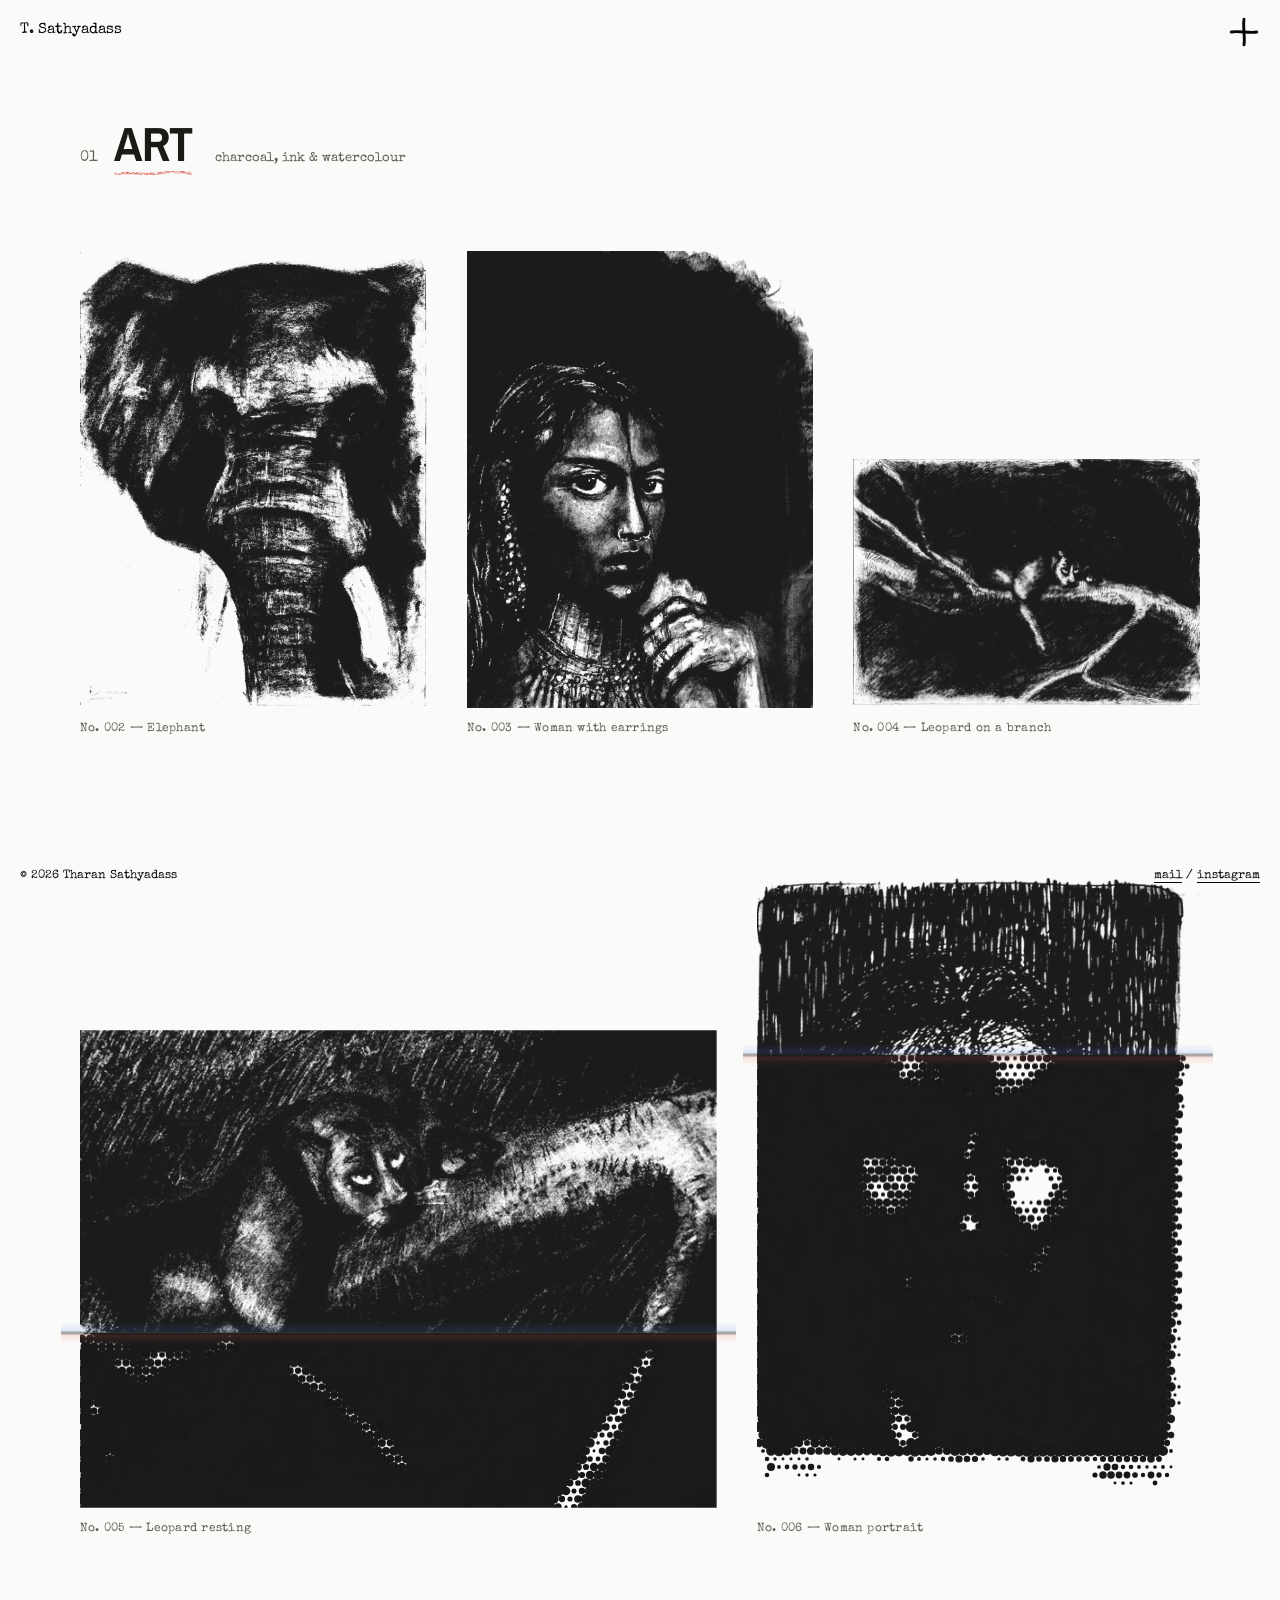
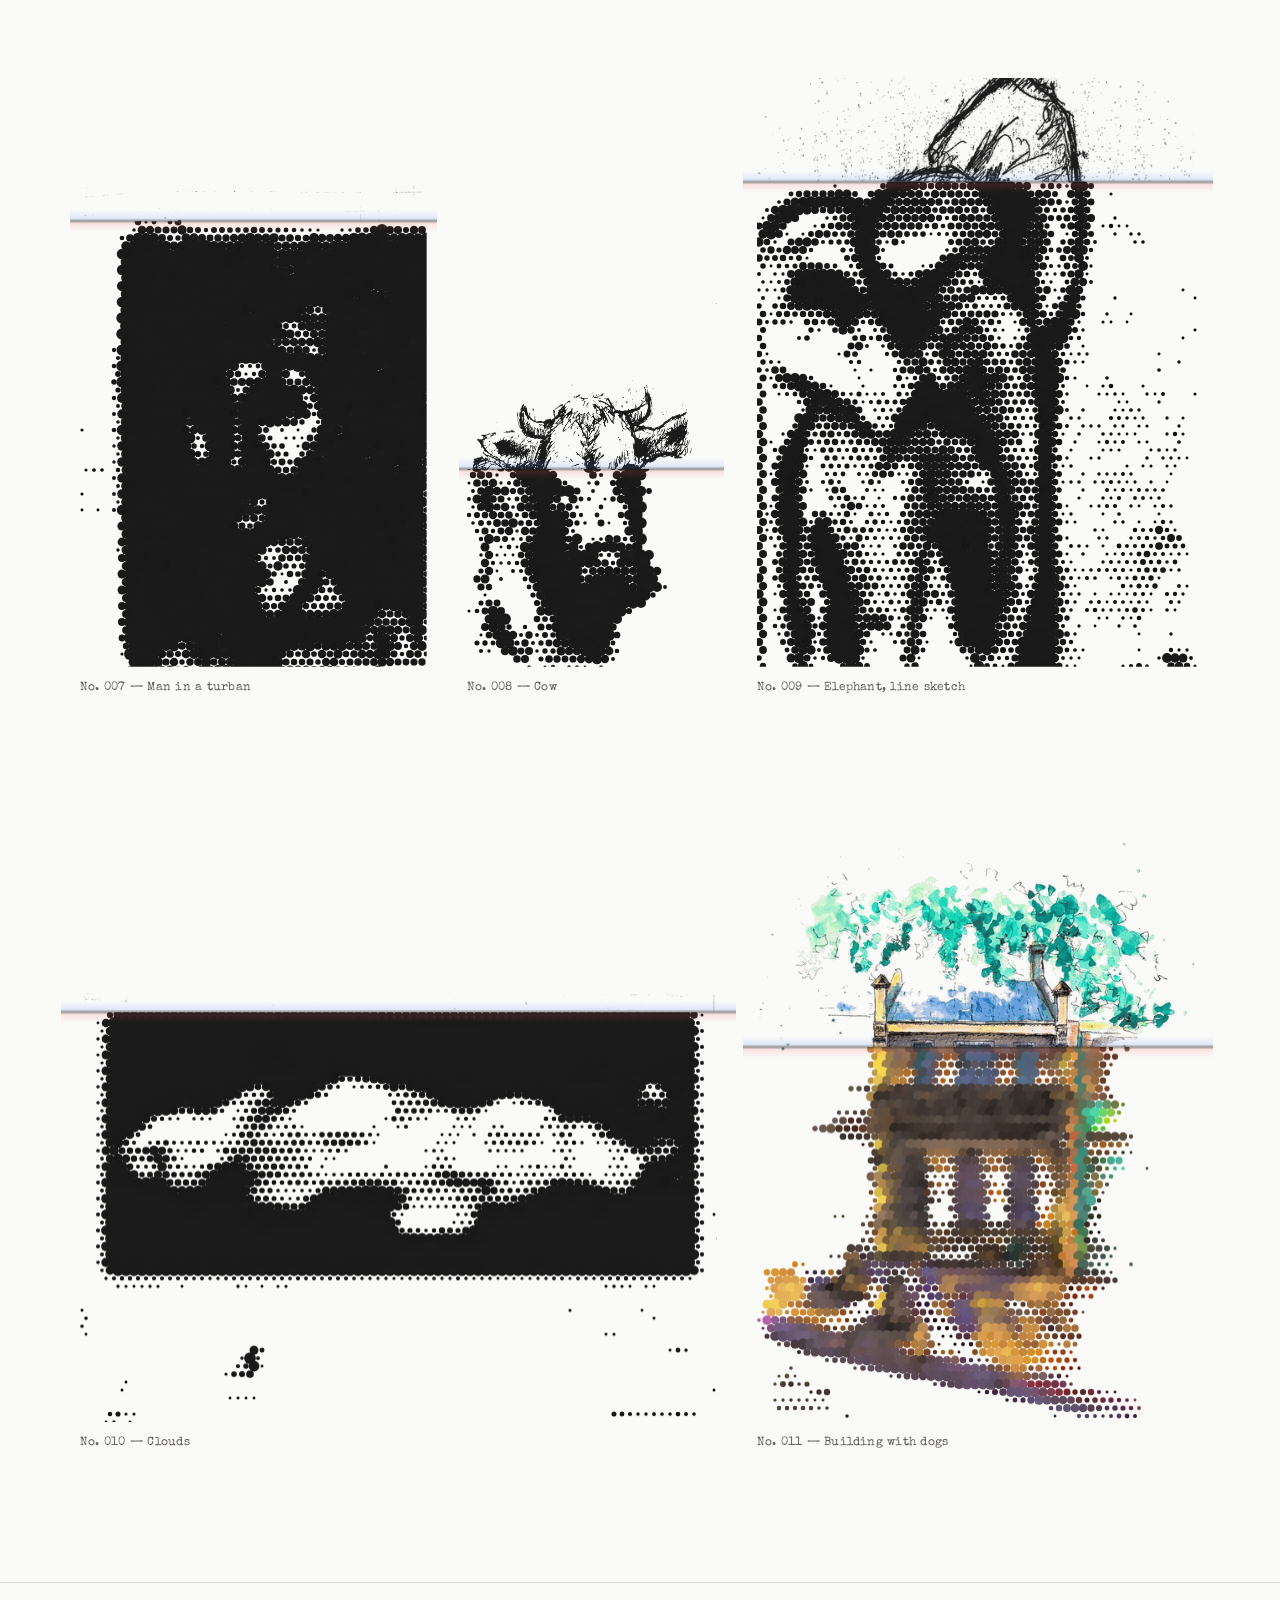
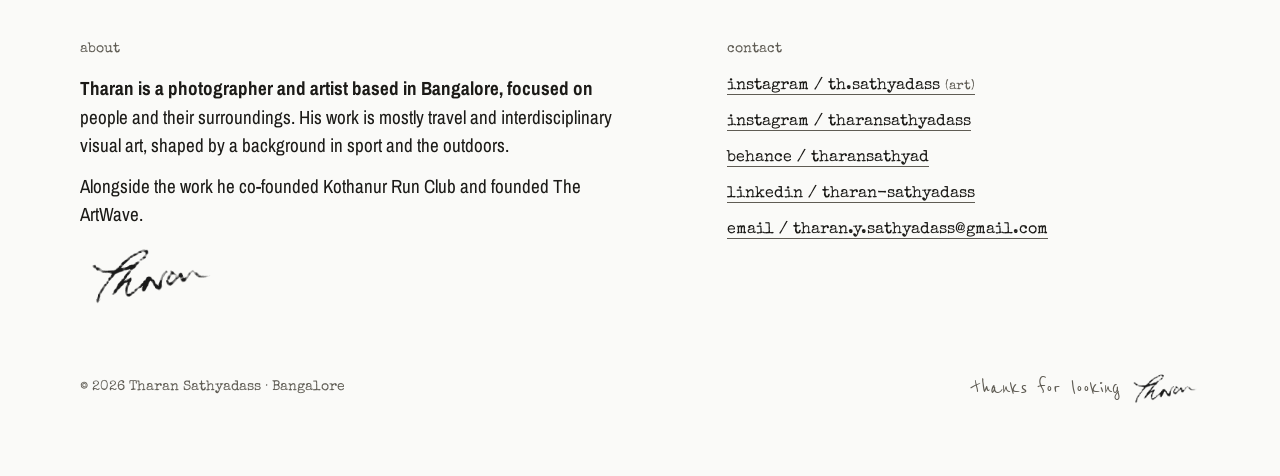
<file: art.html>
<!doctype html>
<html lang="en">
<head>
<meta charset="utf-8">
<meta name="viewport" content="width=device-width, initial-scale=1">
<title>Art — Tharan Sathyadass</title>
<meta name="description" content="Charcoal, ink and watercolour drawings by Tharan Sathyadass.">
<link rel="preconnect" href="https://fonts.googleapis.com">
<link rel="preconnect" href="https://fonts.gstatic.com" crossorigin>
<link href="https://fonts.googleapis.com/css2?family=Archivo+Narrow:wght@400;700&family=IBM+Plex+Mono:wght@400;500&family=Reenie+Beanie&family=Special+Elite&display=swap" rel="stylesheet">
<link rel="stylesheet" href="styles.css">
</head>
<body class="art-page">

<svg width="0" height="0" style="position:absolute" aria-hidden="true" focusable="false">
  <defs>
    <filter id="crayon" x="-5%" y="-5%" width="110%" height="110%">
      <feTurbulence type="fractalNoise" baseFrequency="0.04" numOctaves="2" seed="4" result="n"/>
      <feDisplacementMap in="SourceGraphic" in2="n" scale="3.2" result="d"/>
      <feTurbulence type="fractalNoise" baseFrequency="0.9" numOctaves="2" seed="9" result="g"/>
      <feColorMatrix in="g" type="matrix" values="0 0 0 0 0  0 0 0 0 0  0 0 0 0 0  0 0 0 -1.6 1.25" result="grainA"/>
      <feComposite in="d" in2="grainA" operator="in"/>
    </filter>
    <filter id="tintR" color-interpolation-filters="sRGB"><feColorMatrix type="matrix" values="0 0 0 0 .85  0 0 0 0 .2  0 0 0 0 .16  0 0 0 1 0"/></filter>
    <filter id="tintB" color-interpolation-filters="sRGB"><feColorMatrix type="matrix" values="0 0 0 0 .16  0 0 0 0 .31  0 0 0 0 .8  0 0 0 1 0"/></filter>
    <filter id="tintG" color-interpolation-filters="sRGB"><feColorMatrix type="matrix" values="0 0 0 0 .18  0 0 0 0 .63  0 0 0 0 .35  0 0 0 1 0"/></filter>
    <filter id="chanR" color-interpolation-filters="sRGB"><feColorMatrix type="matrix" values="1 0 0 0 0  0 0 0 0 0  0 0 0 0 0  0 0 0 1 0"/></filter>
    <filter id="chanG" color-interpolation-filters="sRGB"><feColorMatrix type="matrix" values="0 0 0 0 0  0 1 0 0 0  0 0 0 0 0  0 0 0 1 0"/></filter>
    <filter id="chanB" color-interpolation-filters="sRGB"><feColorMatrix type="matrix" values="0 0 0 0 0  0 0 0 0 0  0 0 1 0 0  0 0 0 1 0"/></filter>
  </defs>
</svg>

<a class="chrome-brand" href="index.html">T. Sathyadass</a>
<button class="menu-btn" id="menuBtn" type="button" aria-expanded="false" aria-controls="menu" aria-label="Open menu">
  <svg viewBox="0 0 40 40" aria-hidden="true"><g><path class="hand" d="M20 5 C 18.5 13, 21.5 27, 20 35"/><path class="hand" d="M5 20 C 13 18.5, 27 21.5, 35 20"/></g></svg>
</button>
<div class="menu-backdrop" id="menuBackdrop"></div>
<nav class="menu" id="menu" aria-label="Pages" inert>
  <a href="index.html"><b>00</b> home</a>
  <a href="art.html" aria-current="page"><b>01</b> art</a>
  <a href="photos.html"><b>02</b> photography</a>
  <a href="run-club.html"><b>03</b> work</a>
  <a class="menu-sub" href="#about">about</a>
  <a class="menu-sub" href="#contact">contact</a>
  <span class="note menu-note">thanks for looking</span>
</nav>
<div class="pin pin-l mono">&copy; 2026 Tharan Sathyadass</div>
<div class="pin pin-r mono"><a href="mailto:tharan.y.sathyadass@gmail.com">mail</a> / <a href="https://instagram.com/tharansathyadass" target="_blank" rel="noopener">instagram</a></div>

<main id="top">
<section class="sec first wrap">
  <header class="sec-head"><span class="num">01</span><h1 class="h-sec">Art</h1><span class="note">charcoal, ink &amp; watercolour</span></header>
  <!-- Artworks are rendered from works.js (edit titles there). -->
  <div class="collage cut-grid" data-section="charcoal"></div>
  <noscript><p class="mono small nojs">turn on JavaScript to see this gallery</p></noscript>
</section>
</main>

<footer class="foot">
 <div class="wrap">
  <div class="foot-cols">
    <div id="about" class="about">
      <h3 class="mono small">about</h3>
      <p>Tharan is a photographer and artist based in Bangalore, focused on people and their surroundings. His work is mostly travel and interdisciplinary visual art, shaped by a background in sport and the outdoors.</p>
      <p>Alongside the work he co-founded Kothanur Run Club and founded The ArtWave.</p>
      <img class="hw hw-sign" src="images/handwriting/tharan.png" alt="Tharan, handwritten signature" width="181" height="88">
    </div>
    <div id="contact">
      <h3 class="mono small">contact</h3>
      <ul class="links mono">
        <li><a href="https://instagram.com/th.sathyadass" target="_blank" rel="noopener">instagram / th.sathyadass <small>(art)</small></a></li>
        <li><a href="https://instagram.com/tharansathyadass" target="_blank" rel="noopener">instagram / tharansathyadass</a></li>
        <li><a href="https://behance.net/tharansathyad" target="_blank" rel="noopener">behance / tharansathyad</a></li>
        <li><a href="https://linkedin.com/in/tharan-sathyadass-37b19a311" target="_blank" rel="noopener">linkedin / tharan-sathyadass</a></li>
        <li><a href="mailto:tharan.y.sathyadass@gmail.com">email / tharan.y.sathyadass@gmail.com</a></li>
      </ul>
    </div>
  </div>
  <div class="foot-base mono small">&copy; 2026 Tharan Sathyadass &middot; Bangalore <span class="foot-sign"><span class="note">thanks for looking</span> <img class="hw hw-foot" src="images/handwriting/tharan.png" alt="Tharan, handwritten signature" width="181" height="88"></span></div>
 </div>
</footer>

<div class="lightbox" id="lightbox" hidden role="dialog" aria-modal="true" aria-label="Image viewer">
  <button class="lb-close" type="button" aria-label="Close">&times;</button>
  <button class="lb-nav lb-prev" type="button" aria-label="Previous image">&larr;</button>
  <button class="lb-nav lb-next" type="button" aria-label="Next image">&rarr;</button>
  <figure><img alt=""><figcaption aria-live="polite"><span class="lb-cap"></span><span class="lb-count"></span></figcaption></figure>
</div>

<script src="works.js"></script>
<script src="journal.js"></script>
<script src="script.js"></script>
</body>
</html>
</file>
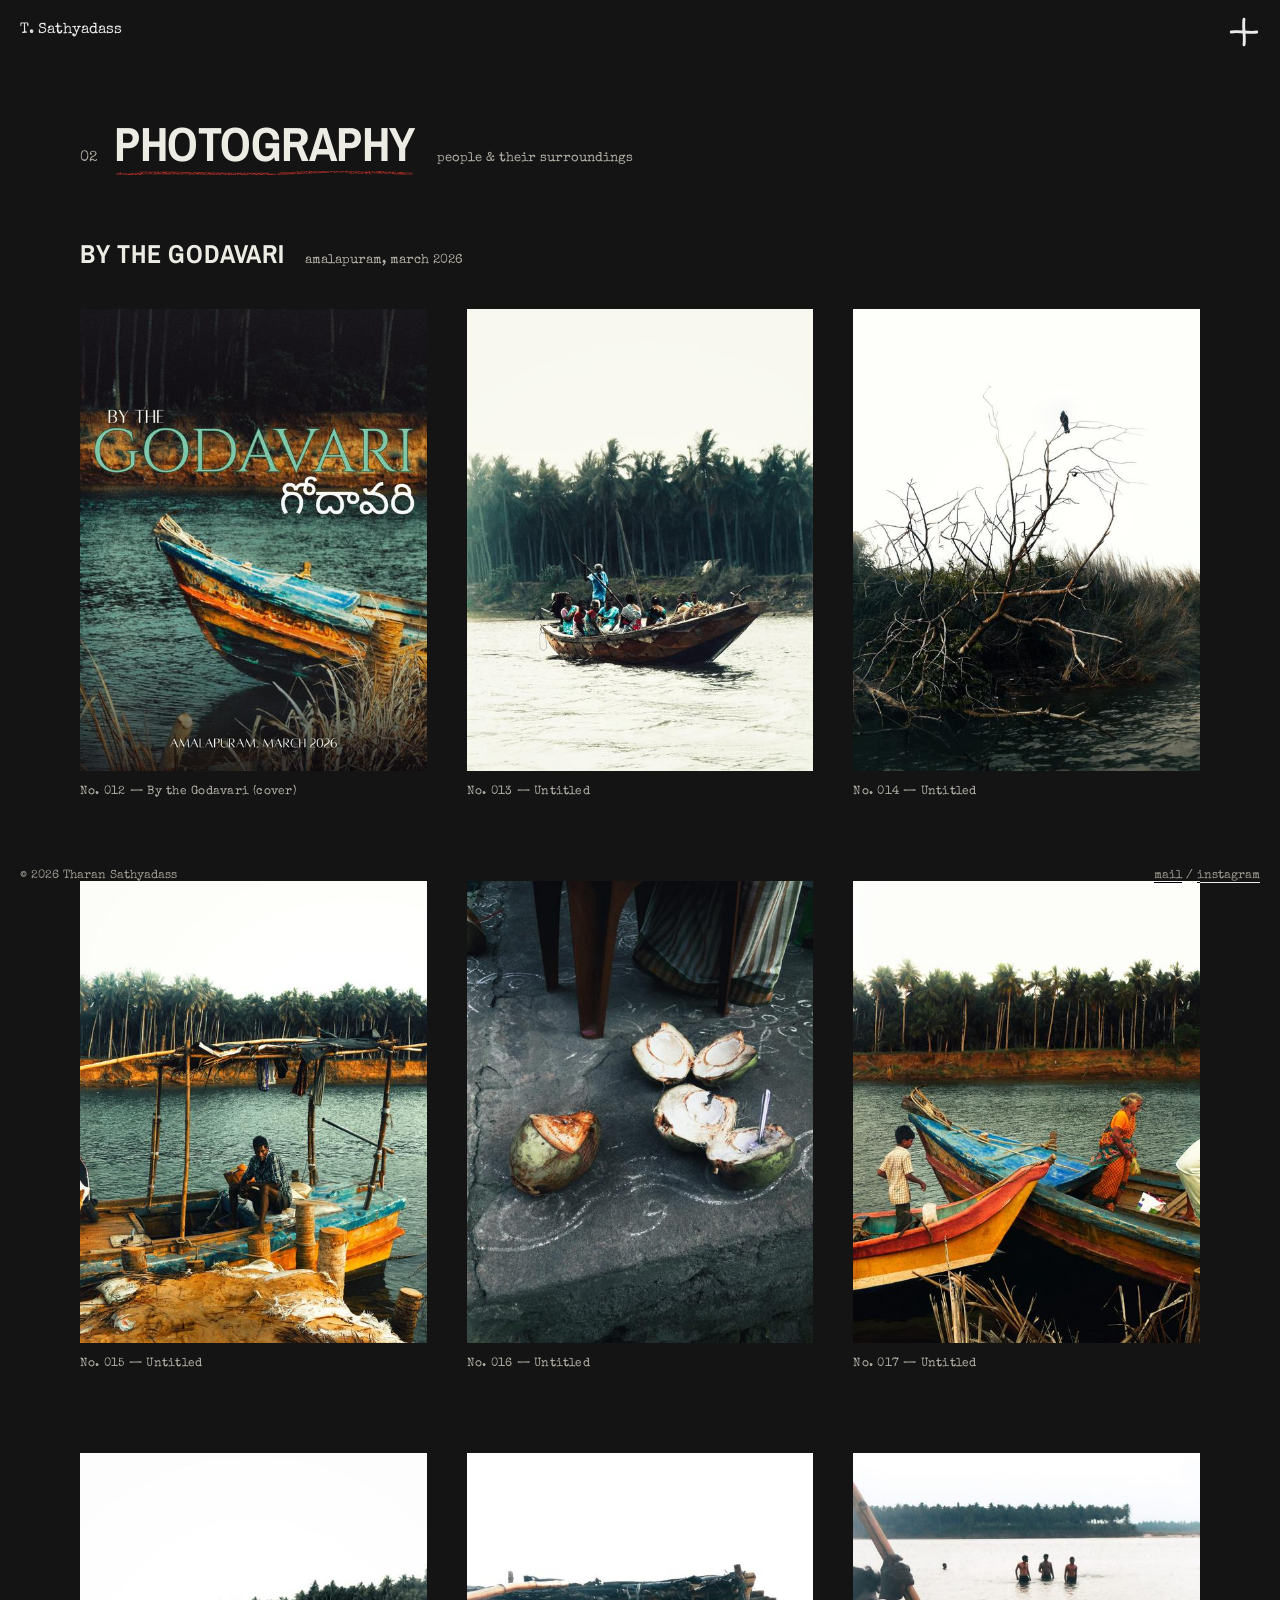
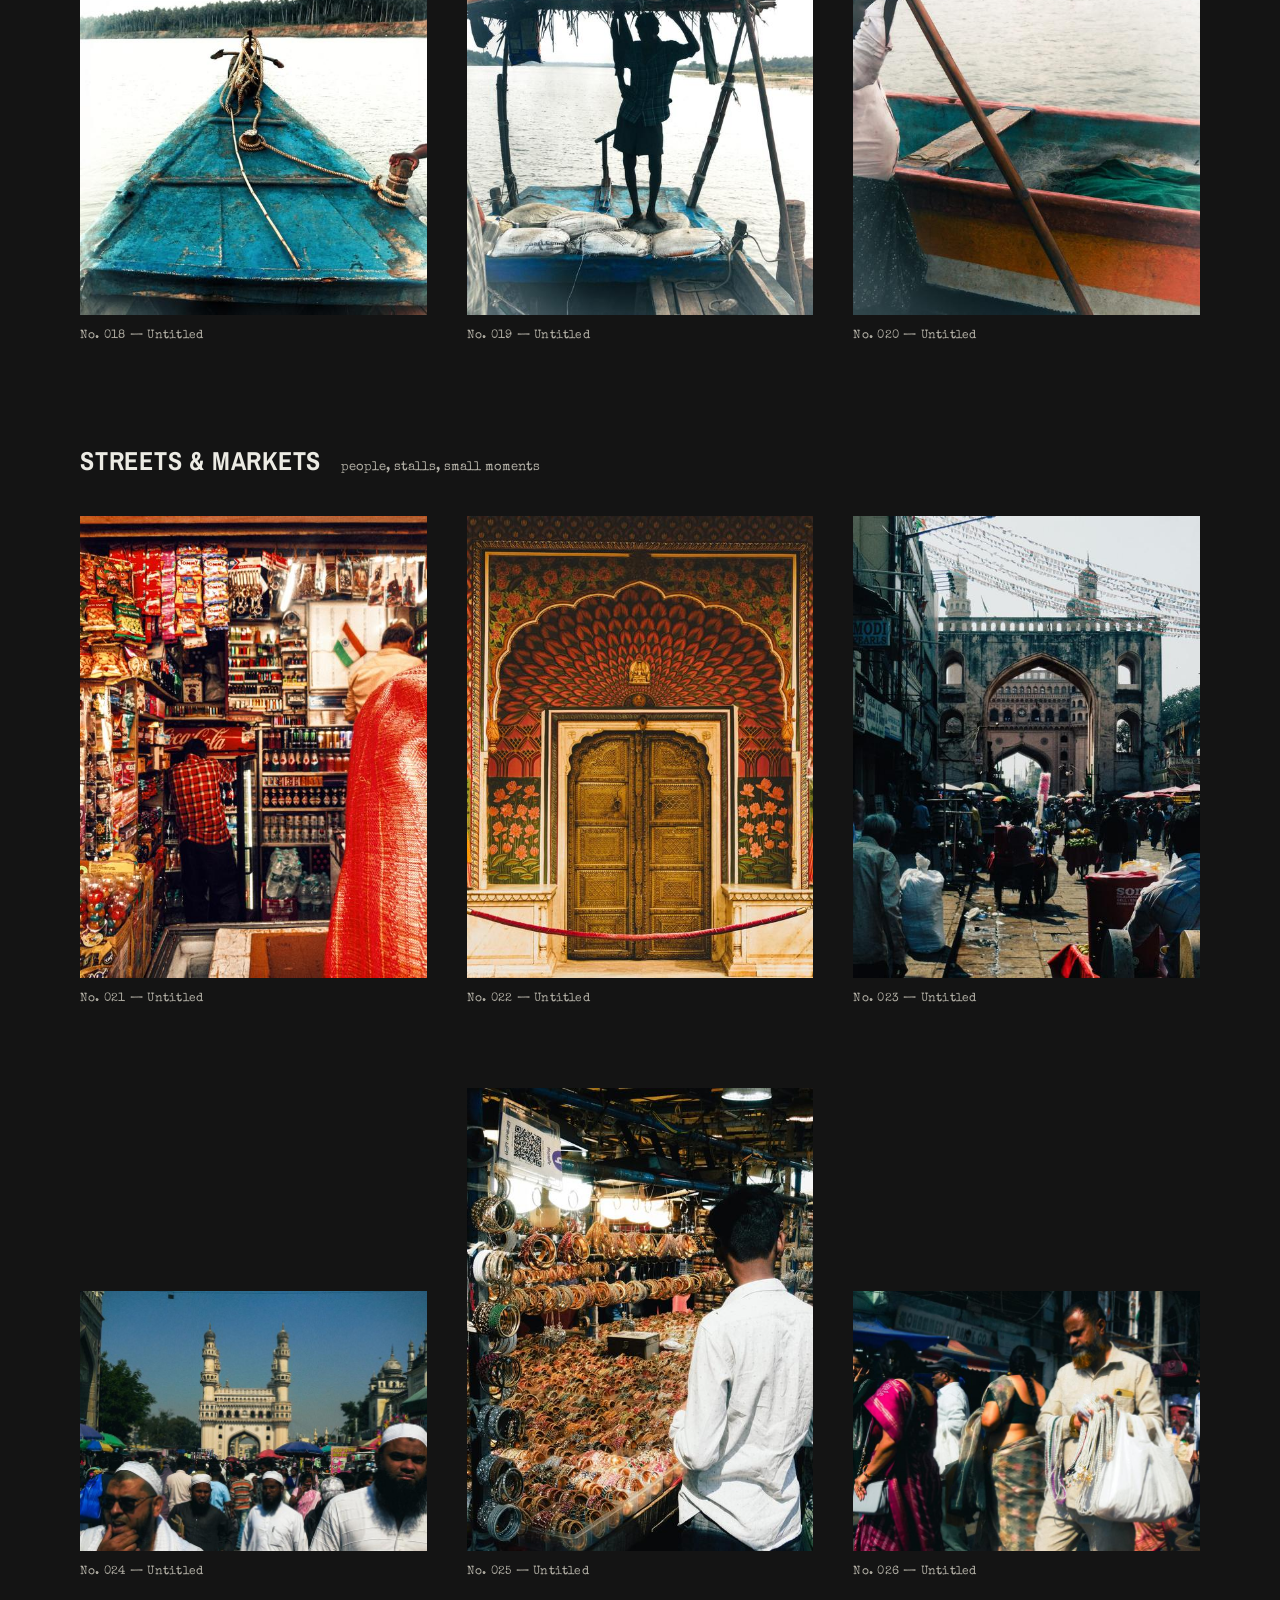
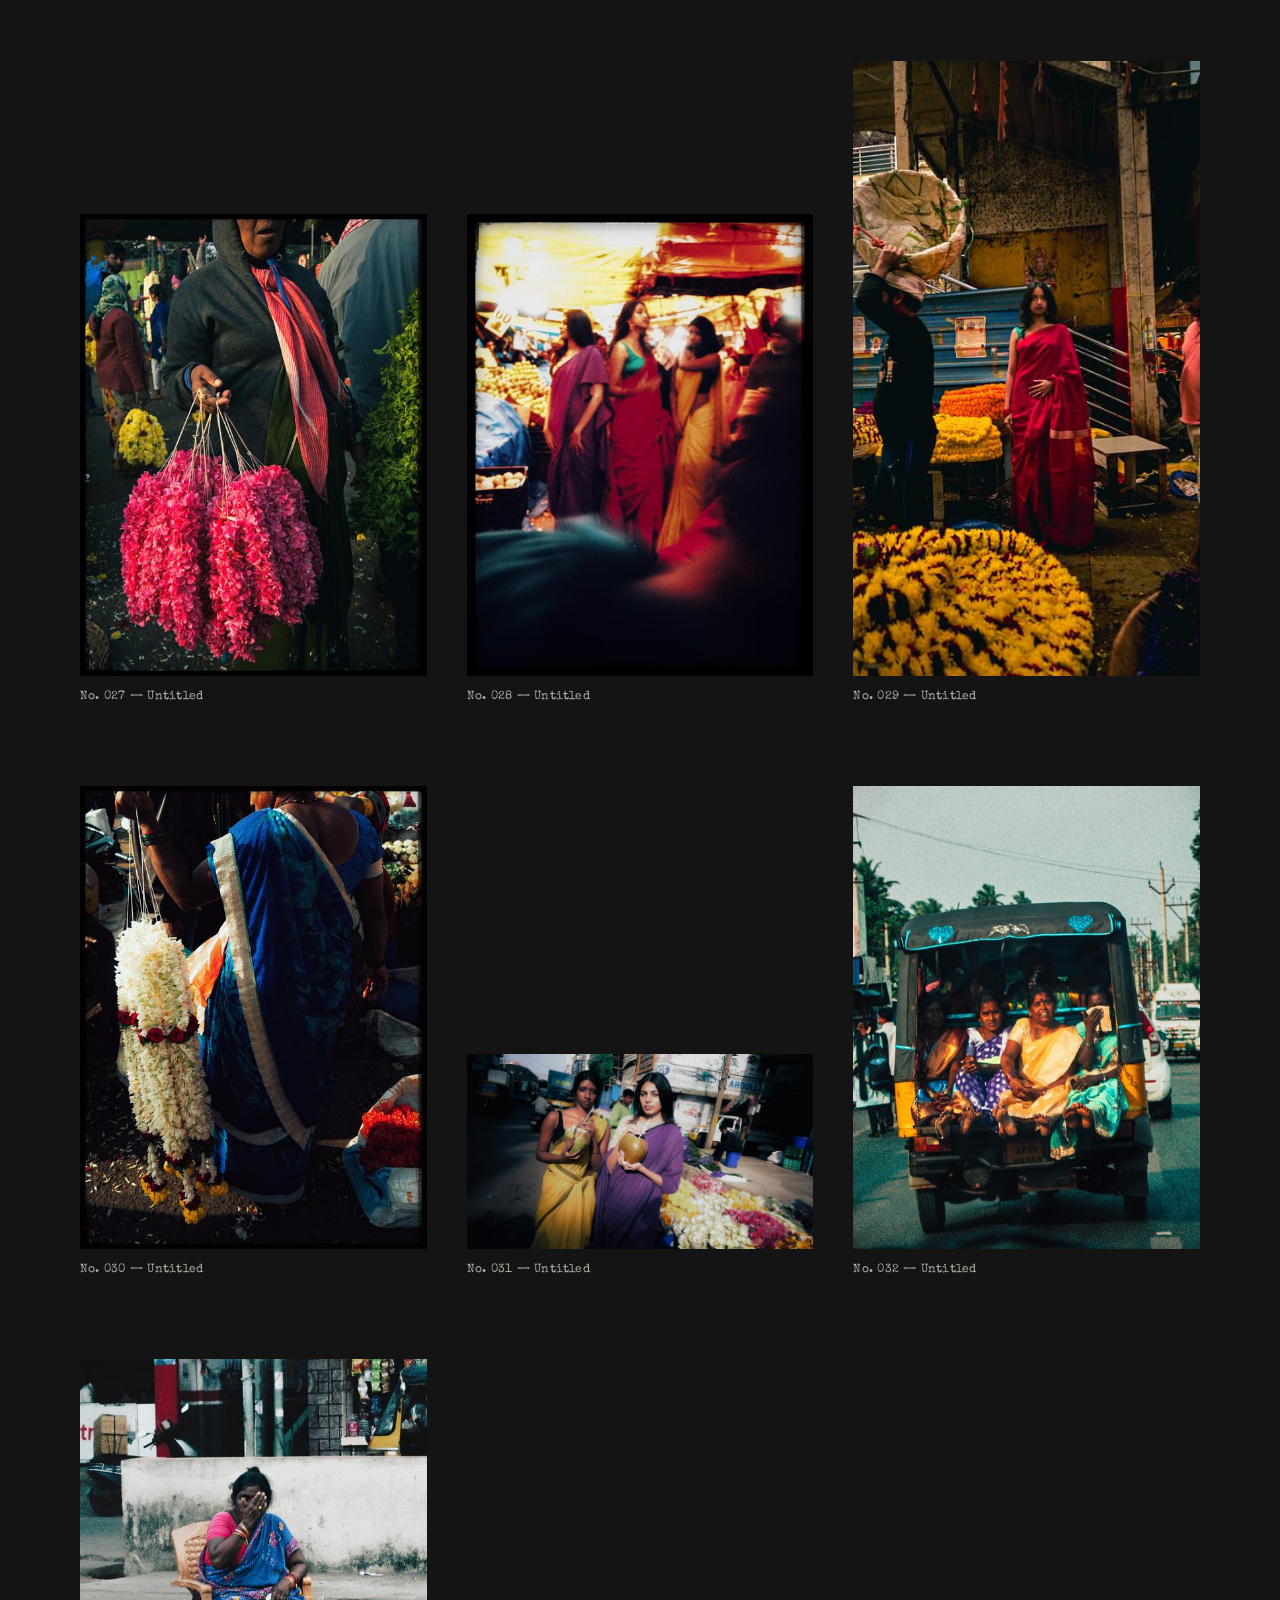
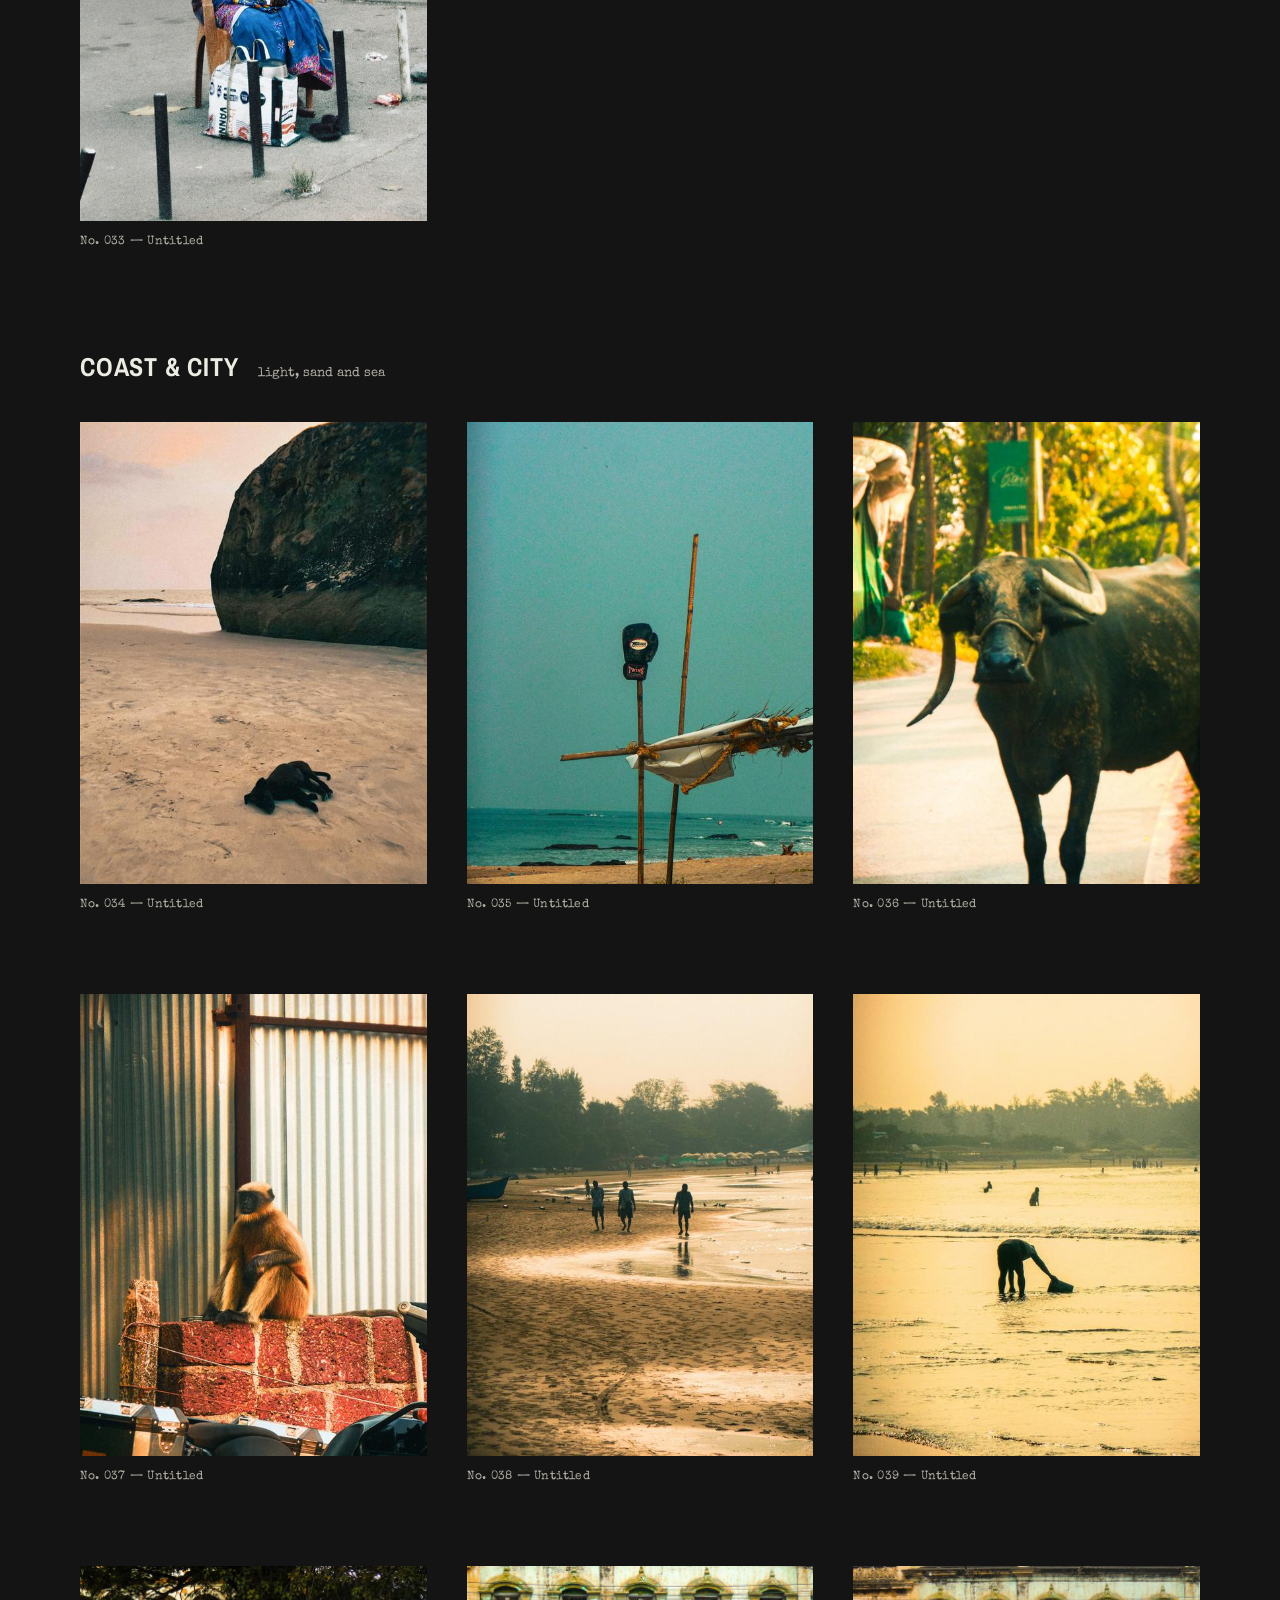
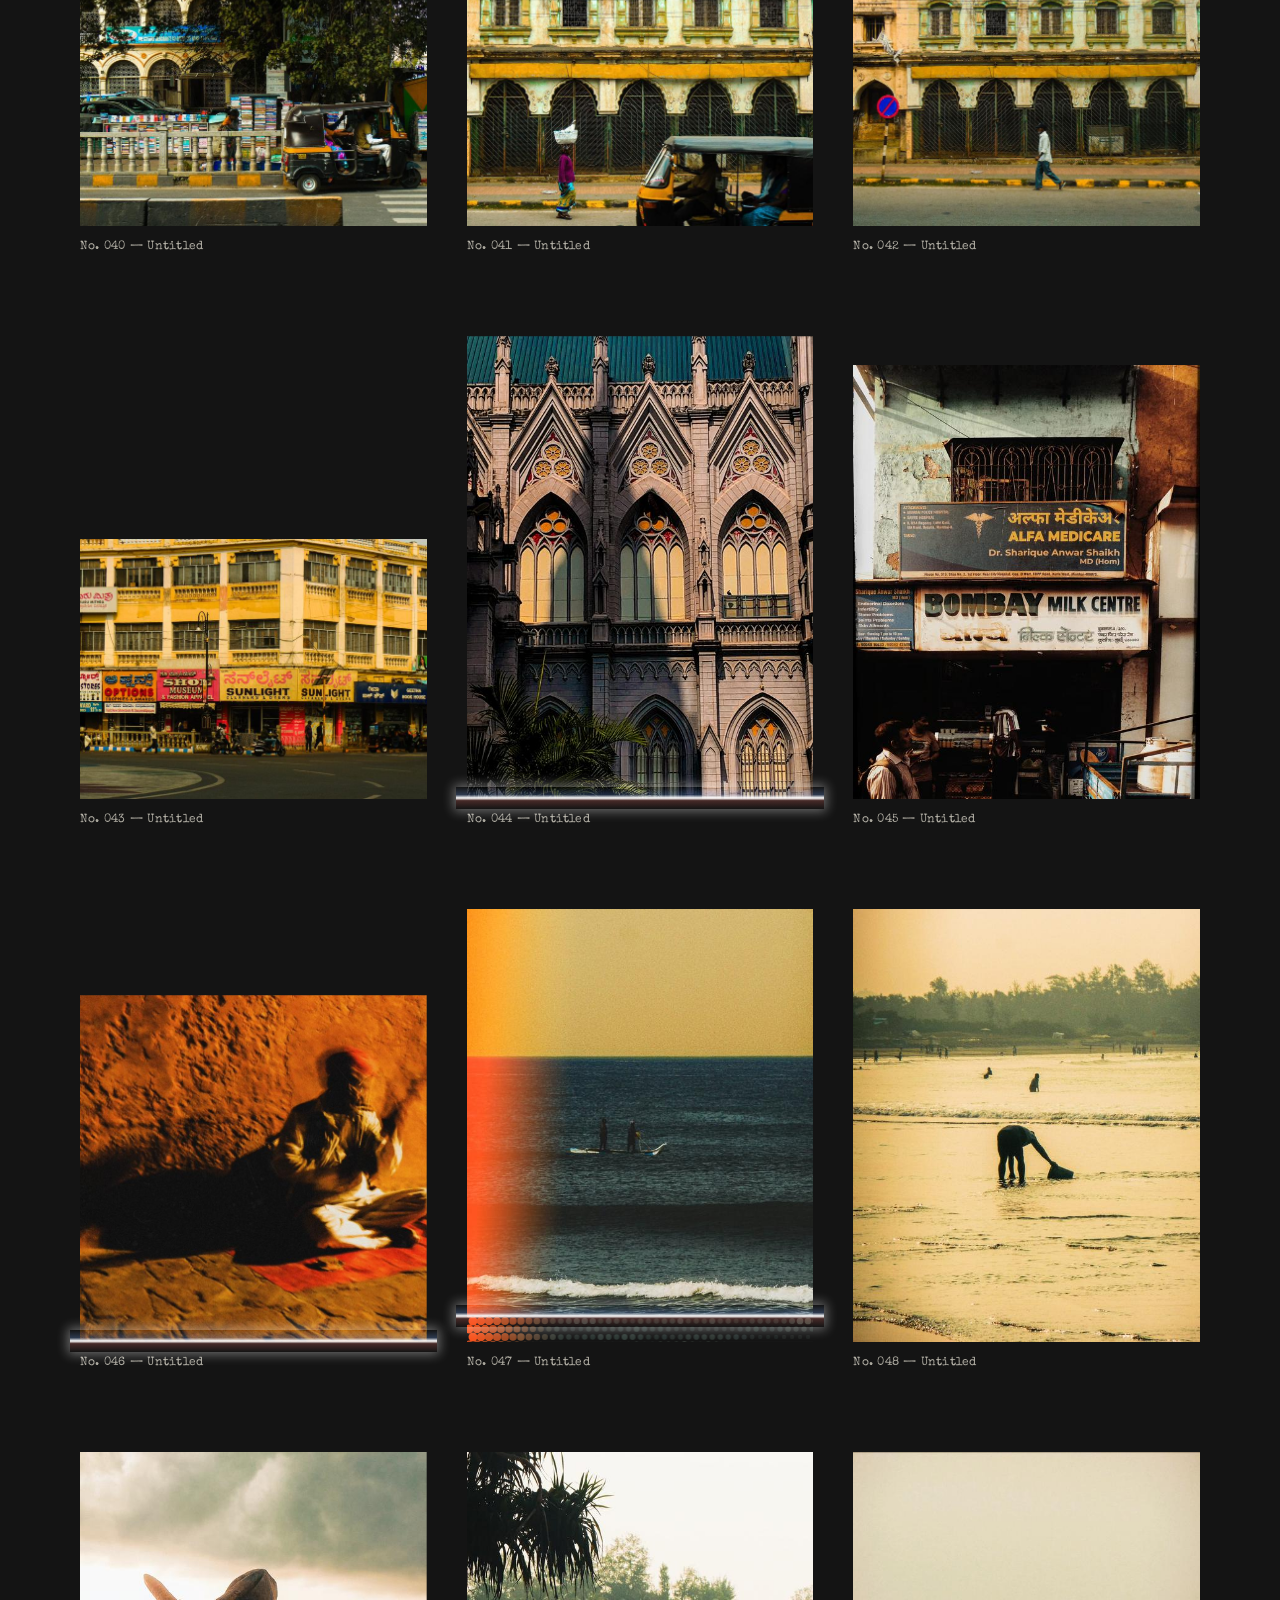
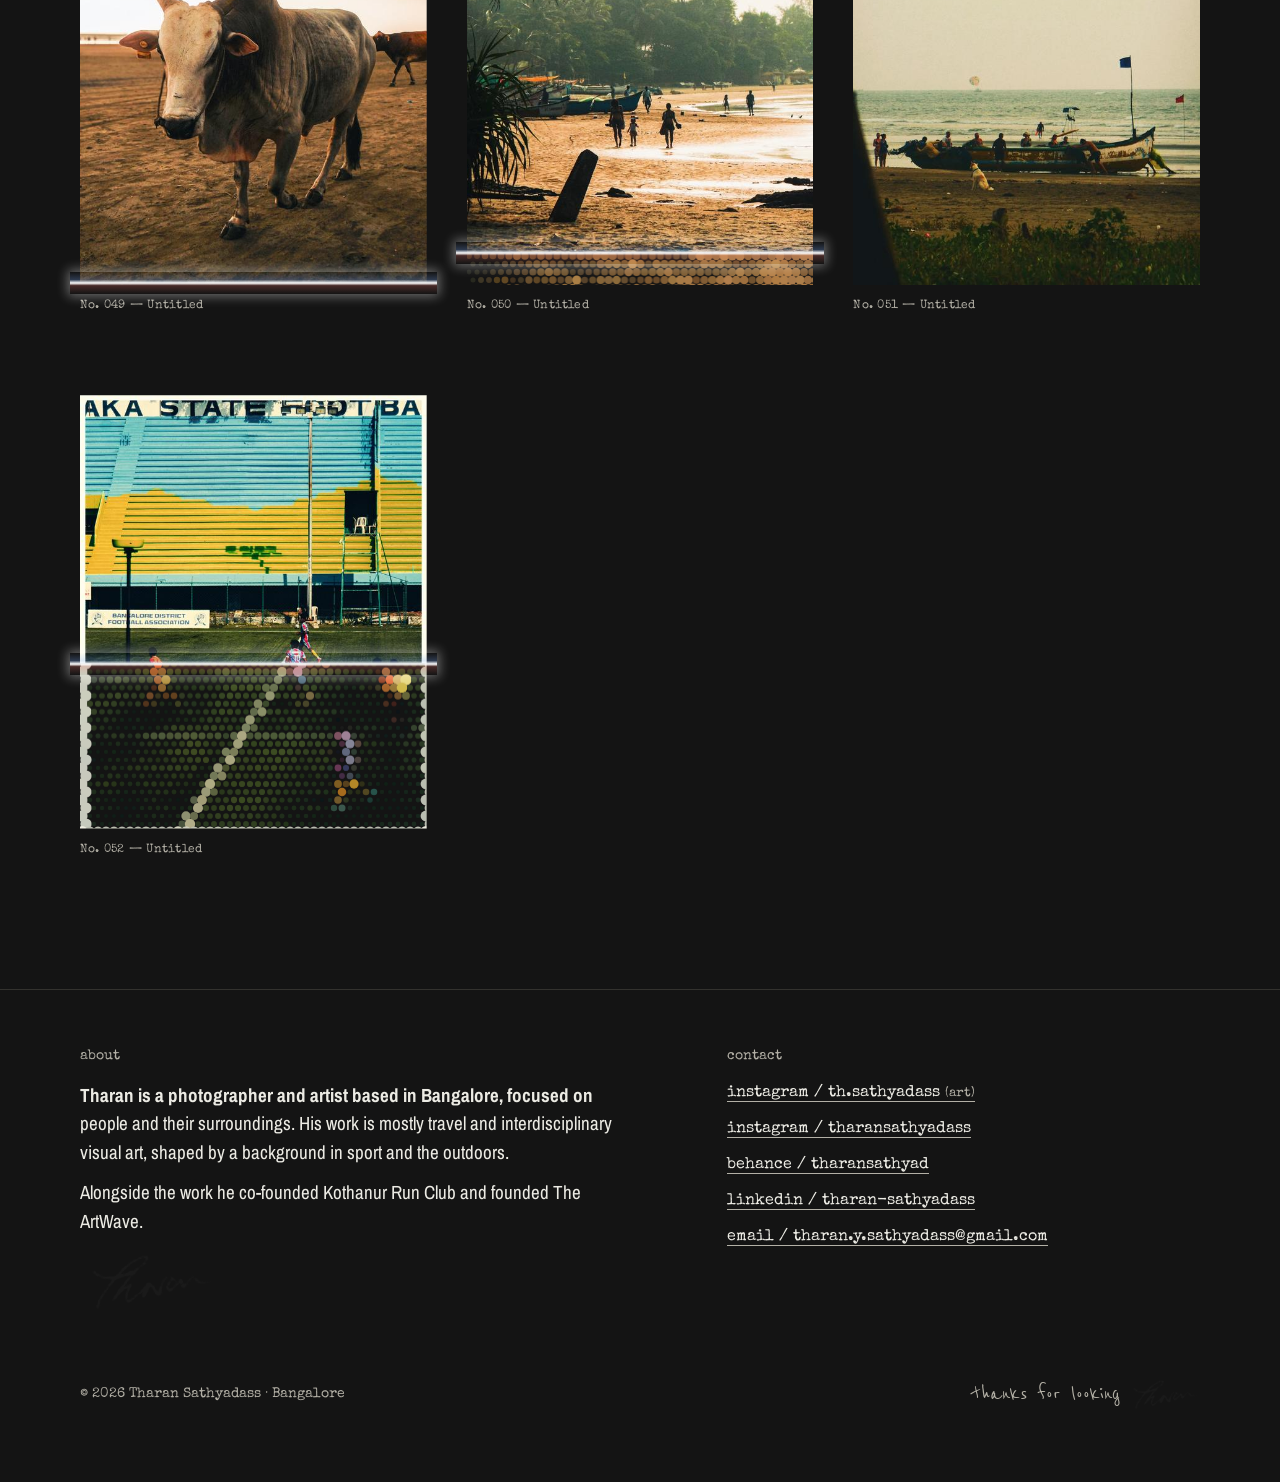
<file: photos.html>
<!doctype html>
<html lang="en">
<head>
<meta charset="utf-8">
<meta name="viewport" content="width=device-width, initial-scale=1">
<title>Photography — Tharan Sathyadass</title>
<meta name="description" content="Photography by Tharan Sathyadass: By the Godavari, streets and markets, coast and city.">
<link rel="preconnect" href="https://fonts.googleapis.com">
<link rel="preconnect" href="https://fonts.gstatic.com" crossorigin>
<link href="https://fonts.googleapis.com/css2?family=Archivo+Narrow:wght@400;700&family=IBM+Plex+Mono:wght@400;500&family=Reenie+Beanie&family=Special+Elite&display=swap" rel="stylesheet">
<link rel="stylesheet" href="styles.css">
</head>
<body class="dark-page">

<svg width="0" height="0" style="position:absolute" aria-hidden="true" focusable="false">
  <defs>
    <filter id="crayon" x="-5%" y="-5%" width="110%" height="110%">
      <feTurbulence type="fractalNoise" baseFrequency="0.04" numOctaves="2" seed="4" result="n"/>
      <feDisplacementMap in="SourceGraphic" in2="n" scale="3.2" result="d"/>
      <feTurbulence type="fractalNoise" baseFrequency="0.9" numOctaves="2" seed="9" result="g"/>
      <feColorMatrix in="g" type="matrix" values="0 0 0 0 0  0 0 0 0 0  0 0 0 0 0  0 0 0 -1.6 1.25" result="grainA"/>
      <feComposite in="d" in2="grainA" operator="in"/>
    </filter>
    <filter id="tintR" color-interpolation-filters="sRGB"><feColorMatrix type="matrix" values="0 0 0 0 .85  0 0 0 0 .2  0 0 0 0 .16  0 0 0 1 0"/></filter>
    <filter id="tintB" color-interpolation-filters="sRGB"><feColorMatrix type="matrix" values="0 0 0 0 .16  0 0 0 0 .31  0 0 0 0 .8  0 0 0 1 0"/></filter>
    <filter id="tintG" color-interpolation-filters="sRGB"><feColorMatrix type="matrix" values="0 0 0 0 .18  0 0 0 0 .63  0 0 0 0 .35  0 0 0 1 0"/></filter>
    <filter id="chanR" color-interpolation-filters="sRGB"><feColorMatrix type="matrix" values="1 0 0 0 0  0 0 0 0 0  0 0 0 0 0  0 0 0 1 0"/></filter>
    <filter id="chanG" color-interpolation-filters="sRGB"><feColorMatrix type="matrix" values="0 0 0 0 0  0 1 0 0 0  0 0 0 0 0  0 0 0 1 0"/></filter>
    <filter id="chanB" color-interpolation-filters="sRGB"><feColorMatrix type="matrix" values="0 0 0 0 0  0 0 0 0 0  0 0 1 0 0  0 0 0 1 0"/></filter>
  </defs>
</svg>

<a class="chrome-brand" href="index.html">T. Sathyadass</a>
<button class="menu-btn" id="menuBtn" type="button" aria-expanded="false" aria-controls="menu" aria-label="Open menu">
  <svg viewBox="0 0 40 40" aria-hidden="true"><g><path class="hand" d="M20 5 C 18.5 13, 21.5 27, 20 35"/><path class="hand" d="M5 20 C 13 18.5, 27 21.5, 35 20"/></g></svg>
</button>
<div class="menu-backdrop" id="menuBackdrop"></div>
<nav class="menu" id="menu" aria-label="Pages" inert>
  <a href="index.html"><b>00</b> home</a>
  <a href="art.html"><b>01</b> art</a>
  <a href="photos.html" aria-current="page"><b>02</b> photography</a>
  <a href="run-club.html"><b>03</b> work</a>
  <a class="menu-sub" href="#about">about</a>
  <a class="menu-sub" href="#contact">contact</a>
  <span class="note menu-note">thanks for looking</span>
</nav>
<div class="pin pin-l mono">&copy; 2026 Tharan Sathyadass</div>
<div class="pin pin-r mono"><a href="mailto:tharan.y.sathyadass@gmail.com">mail</a> / <a href="https://instagram.com/tharansathyadass" target="_blank" rel="noopener">instagram</a></div>

<main id="top">
<section class="sec first wrap">
  <header class="sec-head"><span class="num">02</span><h1 class="h-sec">Photography</h1><span class="note">people &amp; their surroundings</span></header>
  <!-- TODO: confirm series name with Ron (album was called "ArtWave 2") -->
  <div class="series" id="series-godavari"><h2>By the Godavari</h2><span class="note">amalapuram, march 2026</span></div>
  <div class="collage photo" data-series="godavari"></div>
  <div class="series" id="series-streets"><h2>Streets &amp; markets</h2><span class="note">people, stalls, small moments</span></div>
  <div class="collage photo" data-series="streets"></div>
  <div class="series" id="series-coast"><h2>Coast &amp; city</h2><span class="note">light, sand and sea</span></div>
  <div class="collage photo" data-series="coast"></div>
  <noscript><p class="mono small nojs">turn on JavaScript to see this gallery</p></noscript>
</section>
</main>

<footer class="foot">
 <div class="wrap">
  <div class="foot-cols">
    <div id="about" class="about">
      <h3 class="mono small">about</h3>
      <p>Tharan is a photographer and artist based in Bangalore, focused on people and their surroundings. His work is mostly travel and interdisciplinary visual art, shaped by a background in sport and the outdoors.</p>
      <p>Alongside the work he co-founded Kothanur Run Club and founded The ArtWave.</p>
      <img class="hw hw-sign" src="images/handwriting/tharan.png" alt="Tharan, handwritten signature" width="181" height="88">
    </div>
    <div id="contact">
      <h3 class="mono small">contact</h3>
      <ul class="links mono">
        <li><a href="https://instagram.com/th.sathyadass" target="_blank" rel="noopener">instagram / th.sathyadass <small>(art)</small></a></li>
        <li><a href="https://instagram.com/tharansathyadass" target="_blank" rel="noopener">instagram / tharansathyadass</a></li>
        <li><a href="https://behance.net/tharansathyad" target="_blank" rel="noopener">behance / tharansathyad</a></li>
        <li><a href="https://linkedin.com/in/tharan-sathyadass-37b19a311" target="_blank" rel="noopener">linkedin / tharan-sathyadass</a></li>
        <li><a href="mailto:tharan.y.sathyadass@gmail.com">email / tharan.y.sathyadass@gmail.com</a></li>
      </ul>
    </div>
  </div>
  <div class="foot-base mono small">&copy; 2026 Tharan Sathyadass &middot; Bangalore <span class="foot-sign"><span class="note">thanks for looking</span> <img class="hw hw-foot" src="images/handwriting/tharan.png" alt="Tharan, handwritten signature" width="181" height="88"></span></div>
 </div>
</footer>

<div class="lightbox" id="lightbox" hidden role="dialog" aria-modal="true" aria-label="Image viewer">
  <button class="lb-close" type="button" aria-label="Close">&times;</button>
  <button class="lb-nav lb-prev" type="button" aria-label="Previous image">&larr;</button>
  <button class="lb-nav lb-next" type="button" aria-label="Next image">&rarr;</button>
  <figure><img alt=""><figcaption aria-live="polite"><span class="lb-cap"></span><span class="lb-count"></span></figcaption></figure>
</div>

<script src="works.js"></script>
<script src="journal.js"></script>
<script src="script.js"></script>
</body>
</html>
</file>
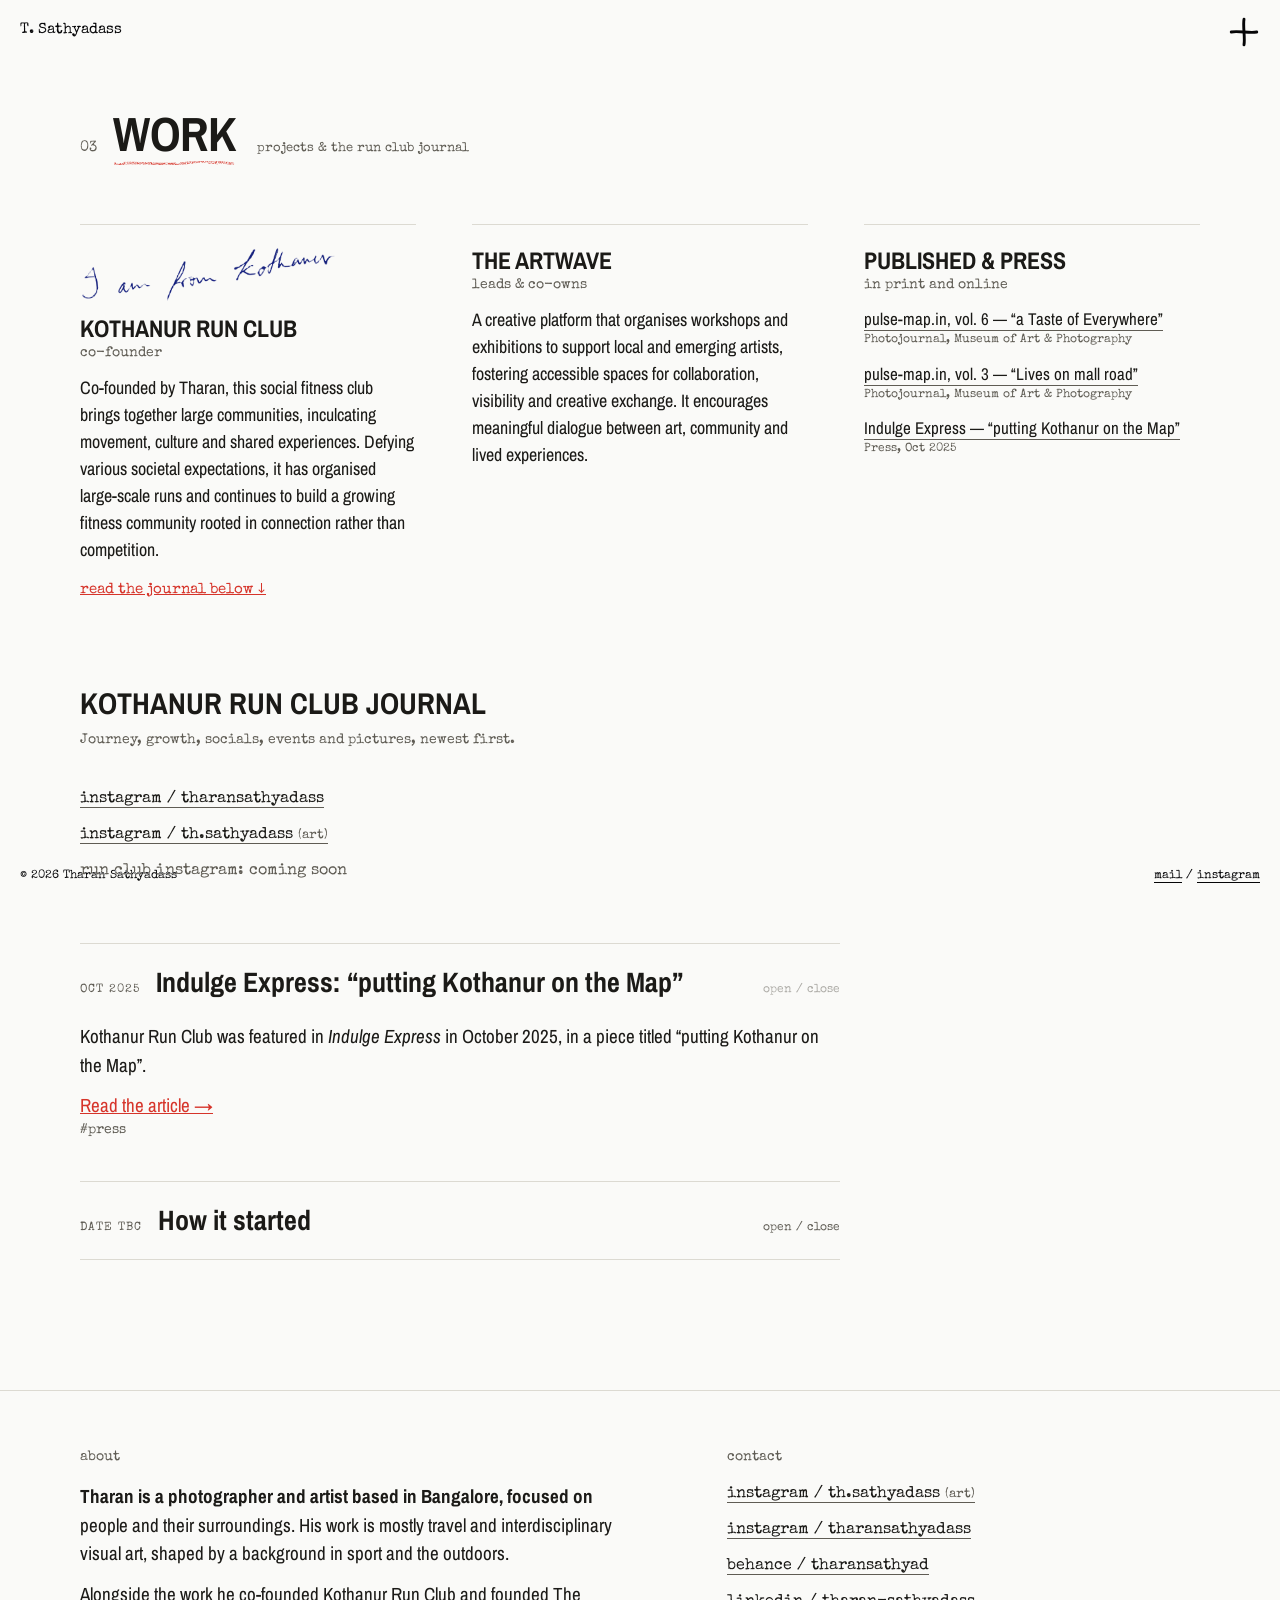
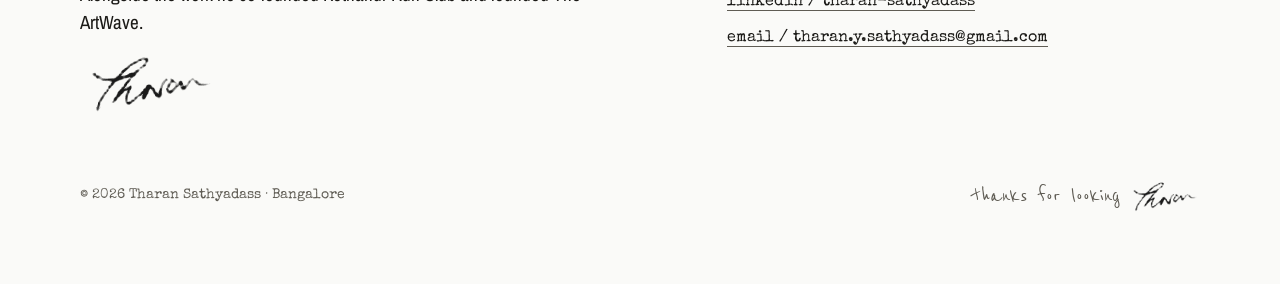
<file: run-club.html>
<!doctype html>
<html lang="en">
<head>
<meta charset="utf-8">
<meta name="viewport" content="width=device-width, initial-scale=1">
<title>Kothanur Run Club — Journal · Tharan Sathyadass</title>
<meta name="description" content="Journal of Kothanur Run Club, a youth-led social fitness collective in Bangalore co-founded by Tharan Sathyadass.">
<link rel="preconnect" href="https://fonts.googleapis.com">
<link rel="preconnect" href="https://fonts.gstatic.com" crossorigin>
<link href="https://fonts.googleapis.com/css2?family=Archivo+Narrow:wght@400;700&family=IBM+Plex+Mono:wght@400;500&family=Reenie+Beanie&family=Special+Elite&display=swap" rel="stylesheet">
<link rel="stylesheet" href="styles.css">
<script>
try{if(!matchMedia('(prefers-reduced-motion: reduce)').matches)document.documentElement.classList.add('anim')}catch(e){}
</script>
</head>
<body class="logpage">

<svg width="0" height="0" style="position:absolute" aria-hidden="true" focusable="false">
  <defs>
    <filter id="crayon" x="-5%" y="-5%" width="110%" height="110%">
      <feTurbulence type="fractalNoise" baseFrequency="0.04" numOctaves="2" seed="4" result="n"/>
      <feDisplacementMap in="SourceGraphic" in2="n" scale="3.2" result="d"/>
      <feTurbulence type="fractalNoise" baseFrequency="0.9" numOctaves="2" seed="9" result="g"/>
      <feColorMatrix in="g" type="matrix" values="0 0 0 0 0  0 0 0 0 0  0 0 0 0 0  0 0 0 -1.6 1.25" result="grainA"/>
      <feComposite in="d" in2="grainA" operator="in"/>
    </filter>
  </defs>
</svg>

<a class="chrome-brand" href="index.html">T. Sathyadass</a>
<button class="menu-btn" id="menuBtn" type="button" aria-expanded="false" aria-controls="menu" aria-label="Open menu">
  <svg viewBox="0 0 40 40" aria-hidden="true"><g><path class="hand" d="M20 5 C 18.5 13, 21.5 27, 20 35"/><path class="hand" d="M5 20 C 13 18.5, 27 21.5, 35 20"/></g></svg>
</button>
<div class="menu-backdrop" id="menuBackdrop"></div>
<nav class="menu" id="menu" aria-label="Pages" inert>
  <a href="index.html"><b>00</b> home</a>
  <a href="art.html"><b>01</b> art</a>
  <a href="photos.html"><b>02</b> photography</a>
  <a href="run-club.html" aria-current="page"><b>03</b> work</a>
  <a class="menu-sub" href="#about">about</a>
  <a class="menu-sub" href="#contact">contact</a>
  <span class="note menu-note">thanks for looking</span>
</nav>
<div class="pin pin-l mono">&copy; 2026 Tharan Sathyadass</div>
<div class="pin pin-r mono"><a href="mailto:tharan.y.sathyadass@gmail.com">mail</a> / <a href="https://instagram.com/tharansathyadass" target="_blank" rel="noopener">instagram</a></div>


<main class="wrap">
  <section class="sec">
    <header class="sec-head"><span class="num">03</span><h1 class="h-sec">Work</h1><span class="note">projects &amp; the run club journal</span></header>

    <div class="projects">
    <article class="project">
      <img class="hw hw-kothanur" src="images/handwriting/i-am-from-kothanur-blue.png" alt="Handwritten: I am from Kothanur" width="750" height="156">
      <h3>Kothanur Run Club</h3>
      <p class="mono small">co-founder</p>
      <p>Co-founded by Tharan, this social fitness club brings together large communities, inculcating movement, culture and shared experiences. Defying various societal expectations, it has organised large-scale runs and continues to build a growing fitness community rooted in connection rather than competition.</p>
      <a class="more" href="#journal">read the journal below &darr;</a>
    </article>
    <article class="project">
      <h3>The ArtWave</h3>
      <p class="mono small">leads &amp; co-owns</p>
      <p>A creative platform that organises workshops and exhibitions to support local and emerging artists, fostering accessible spaces for collaboration, visibility and creative exchange. It encourages meaningful dialogue between art, community and lived experiences.</p>
      <!-- TODO: link to The ArtWave (site / Instagram) -->
    </article>
    <article class="project">
      <h3>Published &amp; Press</h3>
      <p class="mono small">in print and online</p>
      <ul class="plist">
        <li><a href="https://www.pulse-map.in/volume-6-photography/a-taste-of-everywhere" target="_blank" rel="noopener">pulse-map.in, vol. 6 — “a Taste of Everywhere”</a><span class="mono small">Photojournal, Museum of Art &amp; Photography</span></li>
        <li><a href="https://www.pulse-map.in/volume-3/photography/lives-on-mall-road" target="_blank" rel="noopener">pulse-map.in, vol. 3 — “Lives on mall road”</a><span class="mono small">Photojournal, Museum of Art &amp; Photography</span></li>
        <li><a href="https://www.indulgexpress.com/events/bangalore/2025/Oct/10/this-weekend-run-club-traces-how-a-small-jog-with-friends-turned-kothanur-into-the-place-to-be" target="_blank" rel="noopener">Indulge Express — “putting Kothanur on the Map”</a><span class="mono small">Press, Oct 2025</span></li>
      </ul>
    </article>
  </div>

    <h2 id="journal" class="jhead">Kothanur Run Club journal</h2>
    <p class="mono small jintro">Journey, growth, socials, events and pictures, newest first.</p>
    <ul class="links mono follow">
      <li><a href="https://instagram.com/tharansathyadass" target="_blank" rel="noopener">instagram / tharansathyadass</a></li>
      <li><a href="https://instagram.com/th.sathyadass" target="_blank" rel="noopener">instagram / th.sathyadass <small>(art)</small></a></li>
      <li><!-- TODO: Kothanur Run Club Instagram (account unknown) --><span class="todo">run club instagram: coming soon</span></li>
    </ul>
  </section>

  <section class="sec" aria-label="Journal entries">
    <div class="logbook" id="logbook"></div>
    <noscript><p class="mono small nojs">turn on JavaScript to read the journal entries</p></noscript>
  </section>
</main>

<footer class="foot">
 <div class="wrap">
  <div class="foot-cols">
    <div id="about" class="about">
      <h3 class="mono small">about</h3>
      <p>Tharan is a photographer and artist based in Bangalore, focused on people and their surroundings. His work is mostly travel and interdisciplinary visual art, shaped by a background in sport and the outdoors.</p>
      <p>Alongside the work he co-founded Kothanur Run Club and founded The ArtWave.</p>
      <img class="hw hw-sign" src="images/handwriting/tharan.png" alt="Tharan, handwritten signature" width="181" height="88">
    </div>
    <div id="contact">
      <h3 class="mono small">contact</h3>
      <ul class="links mono">
        <li><a href="https://instagram.com/th.sathyadass" target="_blank" rel="noopener">instagram / th.sathyadass <small>(art)</small></a></li>
        <li><a href="https://instagram.com/tharansathyadass" target="_blank" rel="noopener">instagram / tharansathyadass</a></li>
        <li><a href="https://behance.net/tharansathyad" target="_blank" rel="noopener">behance / tharansathyad</a></li>
        <li><a href="https://linkedin.com/in/tharan-sathyadass-37b19a311" target="_blank" rel="noopener">linkedin / tharan-sathyadass</a></li>
        <li><a href="mailto:tharan.y.sathyadass@gmail.com">email / tharan.y.sathyadass@gmail.com</a></li>
      </ul>
    </div>
  </div>
  <div class="foot-base mono small">&copy; 2026 Tharan Sathyadass &middot; Bangalore <span class="foot-sign"><span class="note">thanks for looking</span> <img class="hw hw-foot" src="images/handwriting/tharan.png" alt="Tharan, handwritten signature" width="181" height="88"></span></div>
 </div>
</footer>

<script src="journal.js"></script>
<script src="script.js"></script>
</body>
</html>
</file>
<file: previews/shared/base.css>
:root{
  --paper:#ecebe4; --paper2:#e4e2d8; --ink:#1b1a17; --ink-soft:#4a4740;
  --red:#d6342a; --blue:#2a4fb5; --green:#2f8a4b;
  --f-note:"Reenie Beanie","Nothing You Could Do",cursive;
  --f-label:"Archivo Narrow","Inter Tight","Arial Narrow",sans-serif;
  --f-type:"Special Elite","IBM Plex Mono","Courier New",monospace;
  --gutter:16px;
}
*{box-sizing:border-box}
html{-webkit-text-size-adjust:100%}
body{margin:0;background:var(--paper);color:var(--ink);font-family:var(--f-label);font-size:18px;line-height:1.4;
  background-image:url("data:image/svg+xml;utf8,<svg xmlns='http://www.w3.org/2000/svg' width='300' height='300'><filter id='n'><feTurbulence type='fractalNoise' baseFrequency='0.85' numOctaves='3' stitchTiles='stitch'/><feColorMatrix values='0 0 0 0 .3  0 0 0 0 .27  0 0 0 0 .2  0 0 0 .22 0'/></filter><rect width='300' height='300' filter='url(%23n)'/></svg>")}
img{display:block;max-width:100%}
a{color:inherit}
button{font:inherit;color:inherit;cursor:pointer}
.mono{font-family:var(--f-type)}
.note{font-family:var(--f-note);font-size:30px;line-height:.95;color:var(--blue);margin:0}
.note.red{color:var(--red)} .note.ink{color:var(--ink)}
.hand{filter:none;pointer-events:none;user-select:none}
.stamp-box{display:inline-block;border:2.5px dashed var(--ink);padding:10px 18px;text-align:center;font-family:var(--f-type);background:rgba(255,255,255,.25)}
.stamp-box p{margin:0;font-size:13px;text-transform:lowercase}
.stamp-box .big{font-size:18px;font-weight:700;text-transform:none;letter-spacing:.04em;margin-bottom:6px}
.stamp-box .big:last-child{margin-bottom:0}
.crayon{fill:none;stroke-width:5;stroke-linecap:round;stroke-linejoin:round;filter:url(#crayon)}
.crayon.thin{stroke-width:2.5}
.crayon.red{stroke:var(--red)}.crayon.blue{stroke:var(--blue)}.crayon.green{stroke:var(--green)}
.dot{position:absolute;width:12px;height:12px;border-radius:50%;background:var(--red);filter:url(#crayon)}
.sr{position:absolute;width:1px;height:1px;overflow:hidden;clip:rect(0 0 0 0)}
.pv-back{position:fixed;right:10px;bottom:10px;z-index:500;font:12px var(--f-type);background:var(--ink);color:var(--paper);padding:4px 9px;text-decoration:none;opacity:.8}
.pv-back:hover{background:var(--red);opacity:1}
</file>
<file: styles.css>
/* Tharan Sathyadass — calm gallery layer.
   ONE white sheet (--paper) for page, menu and lightbox. Drawings sit straight on it.
   Photos live in their own near-black section. Photocopier interaction (halftone resolve +
   riso misprint) is the only effect besides a gentle fade-up. Zine character kept as light
   accents: hero handwriting + ARCHIVE stamp, one crayon underline per heading, signature,
   "+" menu, pinned corner bits. */
:root{
  --paper:#fafaf8; --ink:#1b1a17; --ink-soft:#5f5c54; --line:#dcdad2;
  --dark:#141414; --dark-soft:#b3b0a6;
  --red:#d6342a; --blue:#2a4fb5;
  --f-note:"Reenie Beanie","Nothing You Could Do",cursive;
  --f-label:"Archivo Narrow","Inter Tight",Arial Narrow,sans-serif;
  --f-type:"Special Elite","IBM Plex Mono",Courier New,monospace;
  --gutter:20px;
}
*{box-sizing:border-box}
html{scroll-behavior:smooth;scroll-padding-top:70px;background:var(--paper)}
body{margin:0;background:var(--paper);color:var(--ink);font-family:var(--f-label);font-size:18px;line-height:1.5;overflow-x:clip}
img{max-width:100%;display:block}
a{color:inherit}
.wrap{max-width:1200px;margin:0 auto;padding-left:var(--gutter);padding-right:var(--gutter)}
.mono{font-family:var(--f-type)} .small{font-size:14px}
.nojs{margin-top:14px}
.crayon{fill:none;stroke-width:3;stroke-linecap:round;stroke-linejoin:round;filter:url(#crayon)}
.red{stroke:var(--red)}

/* ---------- HERO ---------- */
.hero{padding-top:96px;padding-bottom:40px}
.hero-grid{display:grid;grid-template-columns:1fr;gap:44px;align-items:center}
.hero-img{margin:0;width:100%;max-width:440px;justify-self:center}
.hero-text{position:relative}
.hw{display:block;height:auto;max-width:100%;pointer-events:none;user-select:none}
.hw-greet{margin:0 0 14px;max-width:340px}
.hw-hello{width:clamp(70px,22vw,100px);transform:rotate(-5deg);margin-left:4px}
.hw-name{width:min(100%,300px);transform:rotate(-2deg);margin-top:-6px;margin-left:34px}
h1{font-family:var(--f-label);font-weight:700;text-transform:uppercase;font-size:clamp(46px,13vw,104px);line-height:.9;margin:0 0 12px;letter-spacing:-.01em}
.tagline{font-family:var(--f-type);font-size:16px;margin:0 0 28px;color:var(--ink-soft)}
.stamp-box{display:inline-block;border:2px dashed var(--ink-soft);padding:10px 18px;text-align:center;font-family:var(--f-type);transform:rotate(1.5deg);color:var(--ink-soft)}
.stamp-box p{margin:0;font-size:13px;text-transform:lowercase}
.stamp-box .big{font-size:18px;font-weight:700;text-transform:none;letter-spacing:.04em;margin-bottom:6px;color:var(--ink)}
@media (min-width:860px){
  :root{--gutter:40px}
  .hero{padding-top:110px;padding-bottom:70px}
  .hero-grid{grid-template-columns:1fr 1.1fr;gap:72px}
  .hero-img{justify-self:start}
}

/* ---------- sections ---------- */
.sec{padding-top:110px}
.sec.first{padding-top:120px}
.sec-head{display:flex;flex-wrap:wrap;align-items:baseline;gap:6px 16px;margin-bottom:64px}
.sec-head .num{font-family:var(--f-type);font-size:15px;color:var(--ink-soft)}
.dark-page .sec-head .num,.dark-page .sec-head .note,.dark-page .series .note{color:var(--dark-soft)}
.sec-head h2,.sec-head h1{position:relative;display:inline-block;margin:0;font-family:var(--f-label);font-weight:700;text-transform:uppercase;font-size:clamp(30px,7vw,48px);line-height:1}
.uline{position:absolute;left:0;right:0;bottom:-10px;width:100%;height:10px;overflow:visible;pointer-events:none}
.sec-head .note,.series .note{font-family:var(--f-type);font-size:13px;color:var(--ink-soft);margin-left:6px}

/* ---------- works (shared) ---------- */
.work{position:relative;margin:0;cursor:zoom-in}
.work:focus-visible{outline:1px solid var(--ink-soft);outline-offset:8px}
.dark-page .work:focus-visible{outline-color:var(--dark-soft)}
.plate{position:relative;aspect-ratio:var(--ar,4/3)}
.plate>img.fade-in{animation:fade .7s ease-out}
.hero-img .plate{aspect-ratio:511/700}
.plate>img,.plate>canvas,.plate>.lay{position:absolute;inset:0;width:100%;height:100%}
.plate>img:not(.lay){object-fit:contain}
.photo .plate>img:not(.lay){object-fit:cover}
.pre .plate>img:not(.lay){opacity:0}
.plate>canvas{z-index:2}
.scan{position:absolute;left:-3%;right:-3%;height:22px;margin-top:-11px;top:0;z-index:5;pointer-events:none;
  background:linear-gradient(to bottom,transparent,rgba(70,120,255,.14) 38%,rgba(30,30,30,.45) 50%,rgba(255,90,80,.14) 62%,transparent)}
.dark-page .scan{background:linear-gradient(to bottom,transparent,rgba(120,170,255,.25) 35%,#fff 50%,rgba(255,120,110,.22) 62%,transparent);box-shadow:0 0 12px 2px rgba(255,255,255,.4)}
.tag{font-family:var(--f-type);font-size:12px;color:var(--ink-soft);padding-top:12px;letter-spacing:.02em}
.dark-page .tag{color:var(--dark-soft)}
.hero-img .tag{display:none}
/* riso misprint on hover: three offset colour plates that snap back */
.lay{opacity:0;pointer-events:none;transition:transform .22s ease-out,opacity .18s}
.art .lay{mix-blend-mode:multiply;object-fit:contain}
.photo .lay{mix-blend-mode:screen;object-fit:cover}
.art .lay.r{filter:url(#tintR)}.art .lay.b{filter:url(#tintB)}.art .lay.g{filter:url(#tintG)}
.photo .lay.r{filter:url(#chanR)}.photo .lay.b{filter:url(#chanB)}.photo .lay.g{filter:url(#chanG)}
.photo .plate{background:#1d1d1d;isolation:isolate}
.mis .lay{opacity:1;transition:transform .1s ease-out,opacity .08s}
.mis .lay.r{transform:translate(-4px,1px)}.mis .lay.b{transform:translate(3px,-2px)}.mis .lay.g{transform:translate(1px,3px)}
.mis.art .plate>img:not(.lay){opacity:.35}
.mis.photo .plate>img:not(.lay){opacity:0}
.work.missing .plate>img{visibility:hidden}
.work.missing .plate{background:#e6e4dc;min-height:140px}
.work.missing .plate::after{content:"image pending";position:absolute;inset:0;display:flex;align-items:center;justify-content:center;font-family:var(--f-type);font-size:13px;color:#777}
.dark-page .work.missing .plate{background:#222}

/* art: no frame, drawn straight on the page */
.cut-grid{display:grid;grid-template-columns:1fr;gap:96px 0;align-items:end}
.cutout{justify-self:center;width:min(100%,460px)}
@media (min-width:760px){
  .cut-grid{grid-template-columns:repeat(12,minmax(0,1fr));gap:140px 40px}
  .cutout{grid-column:span var(--span,4);width:100%;justify-self:stretch}
}

/* photos: clean colour rectangles, consistent grid per series */
.series{display:flex;flex-wrap:wrap;align-items:baseline;gap:4px 14px;margin:96px 0 36px}
.series:first-of-type{margin-top:0}
.series h2,.series h3{margin:0;font-family:var(--f-label);font-weight:700;text-transform:uppercase;font-size:clamp(20px,4.5vw,26px);letter-spacing:.03em}
.collage.photo{display:grid;grid-template-columns:minmax(0,1fr);gap:56px 0;align-items:end}
@media (min-width:600px){.collage.photo{grid-template-columns:repeat(2,minmax(0,1fr));gap:64px 32px}}
@media (min-width:960px){.collage.photo{grid-template-columns:repeat(3,minmax(0,1fr));gap:80px 40px}}

/* ---------- projects ---------- */
.projects{display:grid;grid-template-columns:1fr;gap:56px}
.project{border-top:1px solid var(--line);padding-top:22px;max-width:520px}
.project.plain{border-top:0;padding-top:0;margin-bottom:8px}
.project h3{margin:0 0 2px;font-family:var(--f-label);font-weight:700;text-transform:uppercase;font-size:24px;line-height:1.1}
.project p{margin:10px 0}
.project .mono{color:var(--ink-soft);margin:0 0 10px}
.project a.more,.more{font-family:var(--f-type);font-size:15px;color:var(--red)}
.hw-kothanur{width:min(100%,260px);transform:rotate(-2deg);margin:0 0 14px -2px}
.plist{list-style:none;margin:12px 0 0;padding:0;display:grid;gap:14px}
.plist li{display:flex;flex-direction:column;gap:2px;font-size:17px;line-height:1.3}
.plist a{text-decoration:none;border-bottom:1px solid var(--ink-soft);align-self:flex-start}
.plist a:hover{color:var(--red);border-color:var(--red)}
.plist .mono{margin:0;font-size:12px}
@media (min-width:860px){.projects{grid-template-columns:repeat(3,minmax(0,1fr));gap:56px}}

/* ---------- footer: about + contact ---------- */
.foot{margin-top:130px;padding-top:56px;padding-bottom:70px;border-top:1px solid var(--line)}
.foot-cols{display:grid;grid-template-columns:1fr;gap:48px}
.foot h3{margin:0 0 14px;font-weight:400;color:var(--ink-soft);text-transform:lowercase}
.about{max-width:560px;font-size:19px}
.about p{margin:0 0 12px}
.about p:first-of-type::first-line{font-weight:700}
.hw-sign{width:clamp(100px,30vw,130px);transform:rotate(-4deg);margin:14px 0 0 6px}
.links{list-style:none;padding:0;margin:0;display:grid;gap:12px;font-size:16px}
.links a{text-decoration:none;border-bottom:1px solid var(--ink-soft)}
.links a:hover{color:var(--red);border-color:var(--red)}
.links small{color:var(--ink-soft)}
.foot-base{margin-top:64px;display:flex;flex-wrap:wrap;justify-content:space-between;align-items:center;gap:8px;color:var(--ink-soft)}
.foot-sign{display:inline-flex;align-items:center;gap:10px}
.foot-sign .note{font-family:var(--f-note);font-size:24px}
.hw-foot{width:70px;transform:rotate(-3deg)}
@media (min-width:860px){.foot-cols{grid-template-columns:1.2fr 1fr;gap:80px}}

/* ---------- journal page ---------- */
.jlabel{margin:48px 0 18px;color:var(--ink-soft)}
.follow{margin-top:36px}
.todo{color:var(--ink-soft)}
.logpage main>.sec:first-child{padding-top:110px}
.logpage .sec{padding-top:60px}
.logpage main>.sec:first-child{padding-top:110px}
.logbook{display:grid;gap:0;max-width:760px}
.entry{border-top:1px solid var(--line)}
.entry:last-child{border-bottom:1px solid var(--line)}
.entry summary{list-style:none;cursor:pointer;display:flex;flex-wrap:wrap;align-items:baseline;gap:8px 16px;padding:22px 0}
.entry summary::-webkit-details-marker{display:none}
.entry summary:focus-visible{outline:1px solid var(--ink-soft);outline-offset:2px}
.entry h2{margin:0;font-size:clamp(22px,5vw,28px);line-height:1.2;flex:1 1 220px}
.more-hint{font-family:var(--f-type);font-size:12px;color:var(--ink-soft)}
.entry details[open] .more-hint{opacity:.5}
.datestamp{font-family:var(--f-type);font-size:12px;text-transform:uppercase;letter-spacing:.08em;color:var(--ink-soft)}
.entry-body{padding:0 0 28px;font-size:19px}
.entry-body p{margin:0 0 12px}
.entry-body a{color:var(--red)}
.jphotos{display:grid;grid-template-columns:repeat(auto-fit,minmax(180px,1fr));gap:16px;margin:16px 0}
.jphoto{display:block}
.jphoto img{width:100%;aspect-ratio:3/2;object-fit:cover}
.jphoto.missing img{visibility:hidden;height:0;aspect-ratio:auto}
.jphoto.missing::after{content:"image pending";display:flex;align-items:center;justify-content:center;aspect-ratio:3/2;font-family:var(--f-type);font-size:13px;color:#777;background:#e6e4dc}
.entry .tags{color:var(--ink-soft)}
.more{color:var(--red)}

/* ---------- fixed chrome (blends against light or dark sections) ---------- */
.chrome-brand,.menu-btn,.pin{mix-blend-mode:difference;color:#fff}
.chrome-brand{position:fixed;top:14px;left:20px;z-index:60;font-family:var(--f-type);font-size:15px;text-decoration:none;padding:5px 0}
.chrome-brand:hover,.chrome-brand:focus-visible{opacity:.6}
.menu-btn{position:fixed;top:8px;right:12px;z-index:80;width:48px;height:48px;padding:0;border:0;border-radius:50%;background:transparent;cursor:pointer;display:grid;place-items:center}
.menu-btn svg{width:34px;height:34px;overflow:visible;transition:transform .45s ease}
.menu-btn .hand{fill:none;stroke:currentColor;stroke-width:3.4;stroke-linecap:round}
.menu-btn:hover svg{transform:rotate(90deg)}
.menu-btn:focus-visible{outline:1px solid #fff;outline-offset:2px}
.menu-open .menu-btn svg{transform:rotate(135deg)}
.menu-backdrop{position:fixed;inset:0;z-index:65;background:rgba(20,20,20,.25);opacity:0;visibility:hidden;transition:opacity .35s,visibility 0s .35s}
.menu-open .menu-backdrop{opacity:1;visibility:visible;transition:opacity .35s}
.menu{position:fixed;top:0;right:0;bottom:0;z-index:70;width:min(400px,88vw);background:var(--paper);padding:84px 32px 32px;display:flex;flex-direction:column;gap:6px;
  transform:translate3d(104%,0,0);visibility:hidden;transition:transform .5s cubic-bezier(.2,.8,.2,1),visibility 0s .5s;border-left:1px solid var(--line)}
.menu-open .menu{transform:none;visibility:visible;transition:transform .5s cubic-bezier(.2,.8,.2,1)}
.menu a{display:flex;gap:14px;align-items:baseline;padding:8px 0;text-decoration:none;font-family:var(--f-label);font-weight:700;text-transform:uppercase;font-size:clamp(24px,3.4vw,30px);line-height:1.1}
.menu a b{font:400 14px var(--f-type);color:var(--ink-soft);min-width:26px}
.menu a:hover,.menu a:focus-visible{color:var(--red);outline:none}
.menu a[aria-current]{text-decoration:underline;text-decoration-color:var(--red);text-decoration-thickness:2px;text-underline-offset:5px}
.menu .menu-ext{margin-top:18px;font-family:var(--f-type);font-weight:400;text-transform:none;font-size:18px;border-top:1px solid var(--line);padding-top:18px}
.menu .menu-sub{font-family:var(--f-type);font-weight:400;text-transform:none;font-size:16px;color:var(--ink-soft);padding:4px 0}
.menu .menu-note{margin-top:auto;font-family:var(--f-note);font-size:26px;color:var(--ink-soft)}
.pin{position:fixed;bottom:12px;z-index:50;font-family:var(--f-type);font-size:12px;line-height:1.3;padding:3px 0}
.pin a{text-decoration:none;border-bottom:1px solid #fff}
.pin-l{left:20px}.pin-r{right:20px}
@media (max-width:719px){.pin{display:none}.chrome-brand{font-size:14px;left:16px}}

/* ---------- gentle fade-up ---------- */
.rv{opacity:0}
.rv-in{animation:rvUp .8s ease-out backwards}
@keyframes rvUp{from{opacity:0;transform:translate3d(0,18px,0)}to{opacity:1;transform:none}}
@keyframes fade{from{opacity:0}to{opacity:1}}

/* ---------- lightbox: plain, same paper ---------- */
.lightbox{position:fixed;inset:0;z-index:100;background:var(--paper);display:flex;align-items:center;justify-content:center;padding:24px var(--gutter);opacity:0;transition:opacity .25s ease}
.lightbox[hidden]{display:none}
.lightbox.show{opacity:1}
.lightbox figure{position:relative;margin:0;max-width:100%;max-height:100%;display:flex;flex-direction:column;align-items:center;gap:14px;padding:0 56px}
.lightbox img{max-width:100%;max-height:calc(100vh - 110px);max-height:calc(100dvh - 110px);object-fit:contain;transition:opacity .22s ease;opacity:0}
.lightbox.show img.ready{opacity:1}
.lightbox img.lb-missing{width:min(560px,90vw);height:360px;background:#e6e4dc}
.lightbox figcaption{display:flex;gap:18px;justify-content:space-between;width:100%;align-items:baseline;font-family:var(--f-type);color:var(--ink-soft);font-size:13px}
.lb-count{white-space:nowrap}
.lb-close,.lb-nav{position:absolute;background:none;border:0;color:var(--ink);cursor:pointer;line-height:1;z-index:2}
.lb-close{top:10px;right:14px;font-size:40px;padding:4px 10px}
.lb-nav{top:50%;transform:translateY(-50%);font-size:40px;padding:14px 12px;font-family:var(--f-type)}
.lb-prev{left:6px}.lb-next{right:6px}
.lb-close:hover,.lb-nav:hover,.lb-close:focus-visible,.lb-nav:focus-visible{color:var(--red);outline:none}
@media (max-width:640px){.lightbox figure{padding:0}.lb-nav{top:auto;bottom:18px;transform:none;font-size:34px}.lightbox img{max-height:calc(100dvh - 150px)}}

@media (prefers-reduced-motion:reduce){
  html{scroll-behavior:auto}
  *,*::before,*::after{animation-duration:.001ms!important;transition-duration:.001ms!important}
}

/* ---------- page variants ---------- */
html:has(body.dark-page){background:var(--dark)}
body.dark-page{background:var(--dark);color:#ecebe4;--ink-soft:var(--dark-soft);--line:#33322e}
.dark-page .sec-head .num,.dark-page .sec-head .note,.dark-page .series .note,.dark-page .foot h3,.dark-page .foot-base,.dark-page .links small,.dark-page .pin{color:var(--dark-soft)}
.dark-page .links a{border-color:var(--dark-soft)}
.dark-page .work:focus-visible{outline-color:var(--dark-soft)}
.dark-page .scan{background:linear-gradient(to bottom,transparent,rgba(120,170,255,.25) 35%,#fff 50%,rgba(255,120,110,.22) 62%,transparent);box-shadow:0 0 12px 2px rgba(255,255,255,.4)}
.dark-page .work.missing .plate{background:#222}
.series:first-of-type{margin-top:0}
.menu,.lightbox{--ink:#1b1a17;--ink-soft:#5f5c54;--line:#dcdad2;color:var(--ink)}
.menu a:not(.menu-sub)+.menu-sub{margin-top:18px;border-top:1px solid var(--line);padding-top:18px}
.jhead{margin:80px 0 4px;font-family:var(--f-label);font-weight:700;text-transform:uppercase;font-size:clamp(22px,5vw,30px)}
.jintro{margin:0 0 24px;color:var(--ink-soft)}
/* landing (temporary) */
.landing{min-height:100vh;min-height:100svh;display:flex;flex-direction:column;justify-content:center;padding-top:100px;padding-bottom:60px}
.landing .hw-greet,.landing .hw-hello{margin-bottom:0}
.landing h1{margin-top:20px}
.landing-links{display:flex;flex-wrap:wrap;gap:12px 40px;margin-top:20px}
.landing-links a{font-family:var(--f-label);font-weight:700;text-transform:uppercase;font-size:clamp(24px,5vw,34px);text-decoration:none;border-bottom:2px solid transparent}
.landing-links a:hover,.landing-links a:focus-visible{color:var(--red);outline:none;border-bottom-color:var(--red)}
.landing-page .foot{margin-top:0}
</file>
